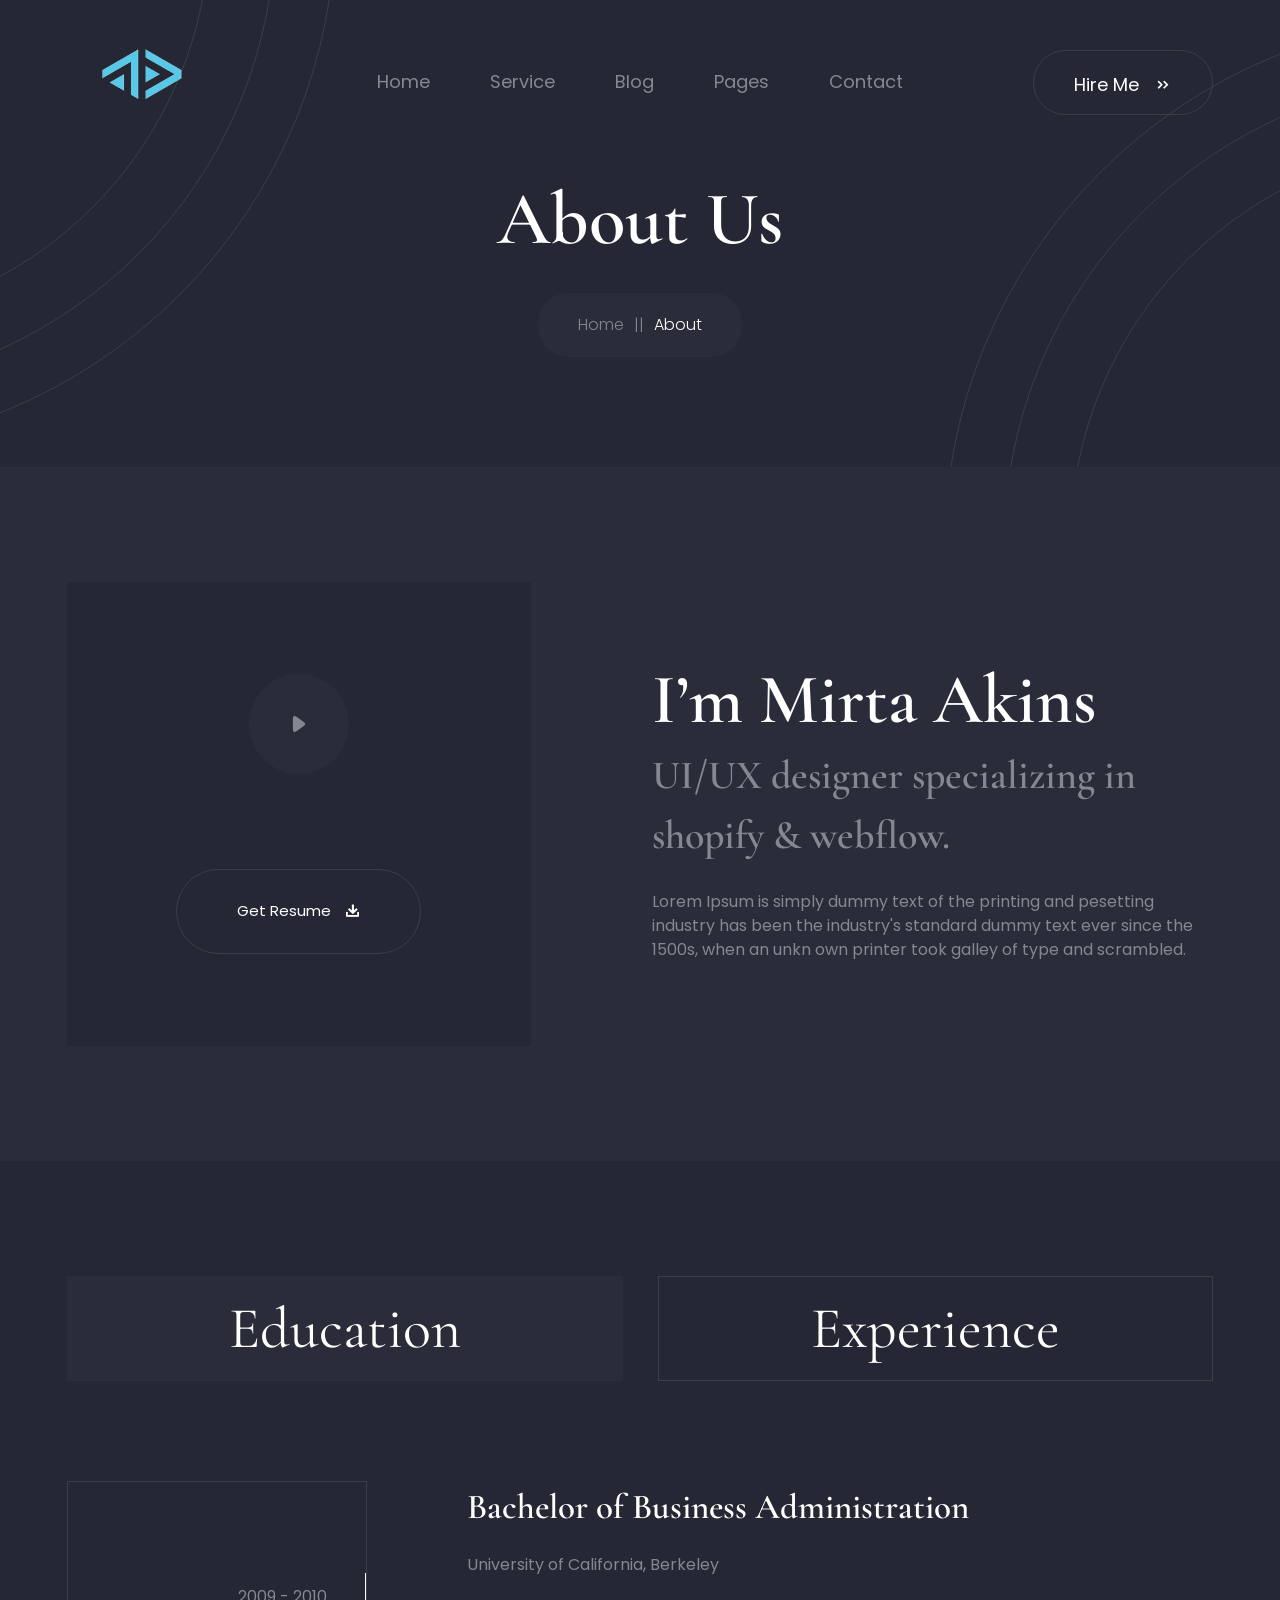
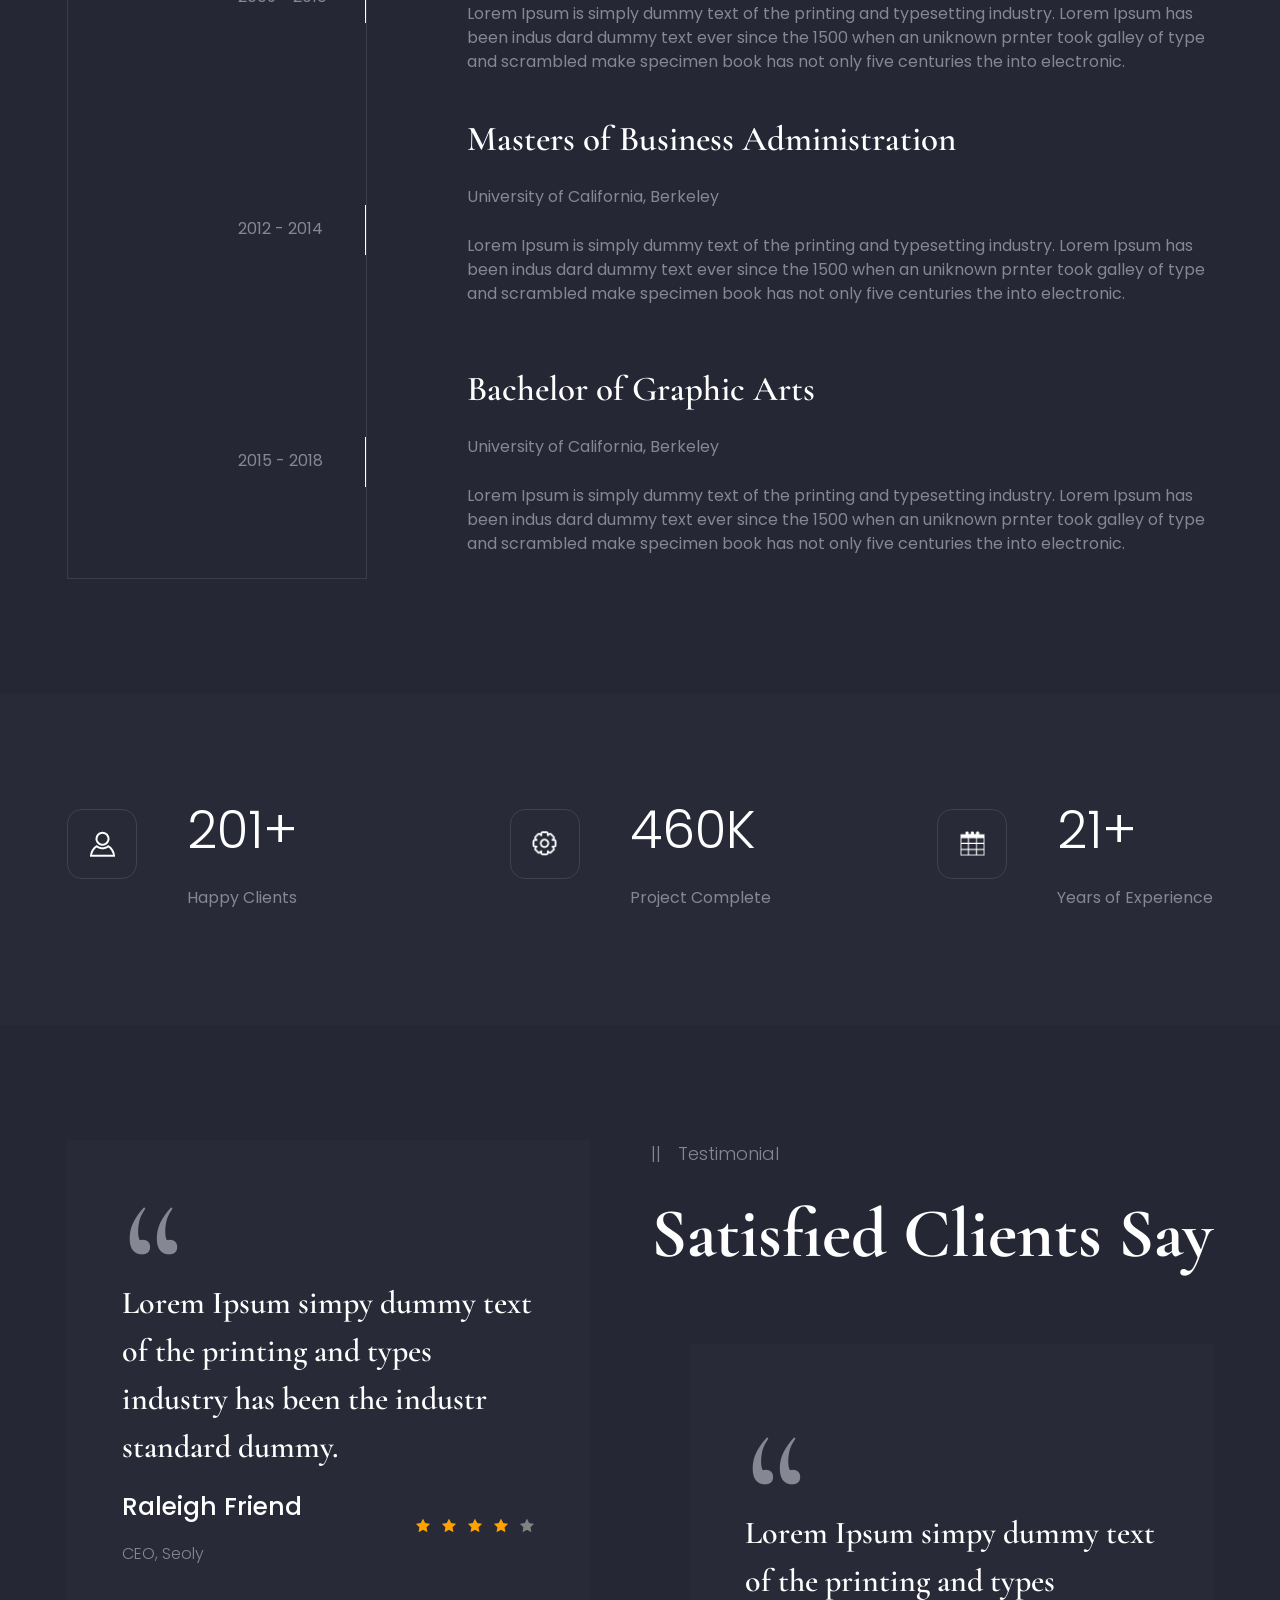
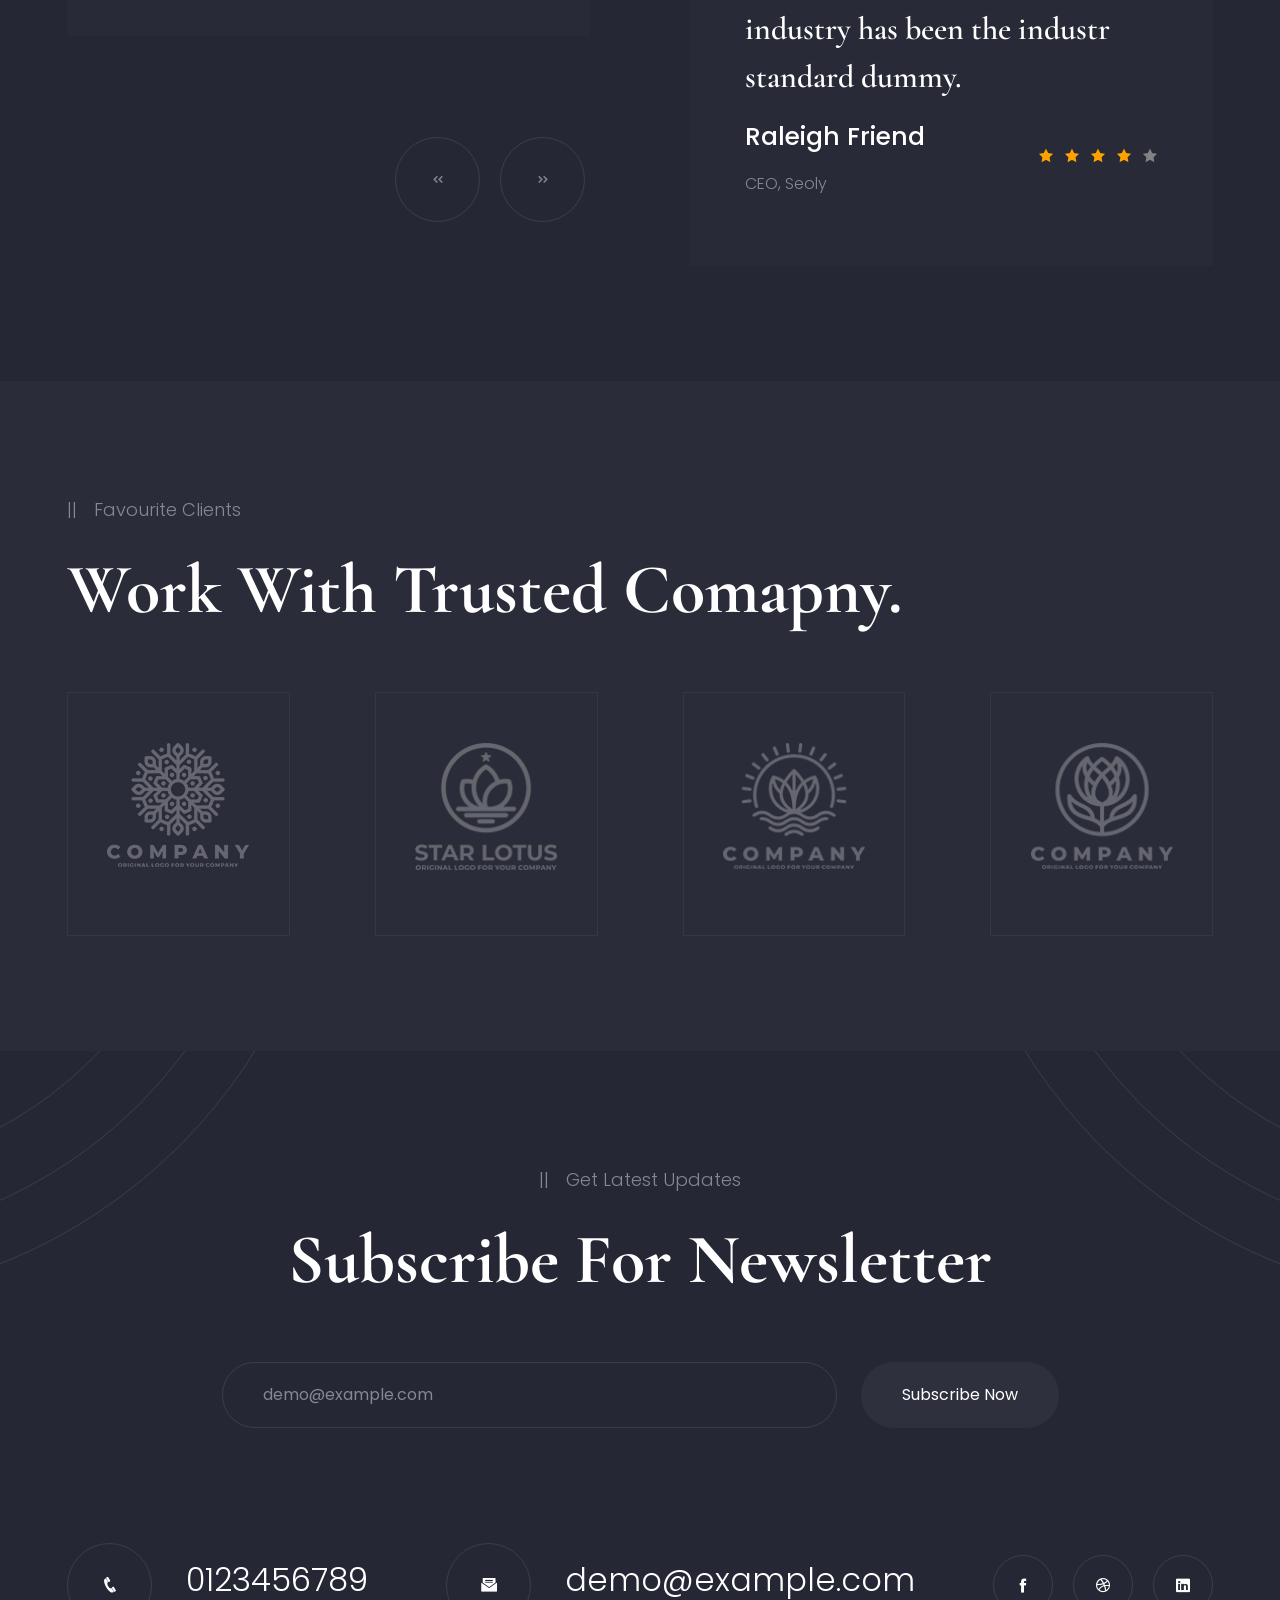
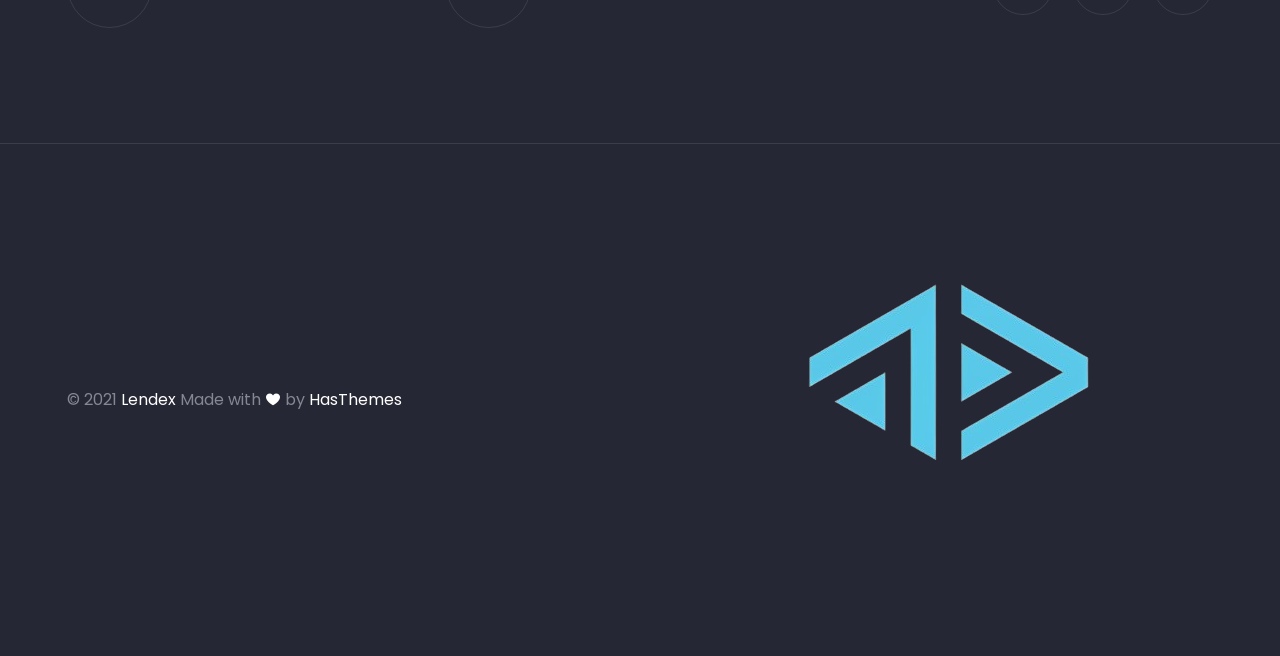
<file: about.html>
<!DOCTYPE html>
<html lang="zxx">

<head>

    <meta charset="UTF-8">
    <meta http-equiv="X-UA-Compatible" content="IE=edge">
    <title>Lendex - Personal Portfolio Bootstrap Template</title>
    <meta name="robots" content="noindex, follow" />
    <meta name="description" content="">
    <meta name="viewport" content="width=device-width, initial-scale=1.0">
    <!-- Favicon -->
    <link rel="shortcut icon" type="image/x-icon" href="assets/images/favicon.ico" />

    <!-- CSS
    ============================================ -->

    <!-- Vendor CSS (Contain Bootstrap, Icon Fonts) -->
    <!-- <link rel="stylesheet" href="assets/css/vendor/bootstrap.min.css" />
    <link rel="stylesheet" href="assets/css/vendor/icofont.min.css" /> -->

    <!-- Plugin CSS (Global Plugins Files) -->
    <!-- <link rel="stylesheet" href="assets/css/plugins/animate.css">
    <link rel="stylesheet" href="assets/css/plugins/swiper-bundle.min.css">
    <link rel="stylesheet" href="assets/css/plugins/venobox.min.css" /> -->

    <!-- Style CSS -->
    <!-- <link rel="stylesheet" href="assets/css/style.css"> -->

    <!-- Minify Version -->
    <link rel="stylesheet" href="assets/css/vendor/vendor.min.css">
    <link rel="stylesheet" href="assets/css/plugins/plugins.min.css">
    <link rel="stylesheet" href="assets/css/style.min.css">

</head>

<body>

    <main class="main-wrapper">
        <!-- .....:::::: Start Header Section :::::.... -->
        <header class="header-section sticky-header d-none d-lg-block">
            <div class="header-wrapper">
                <div class="container">
                    <div class="row justify-content-between align-items-center">
                        <div class="col">
                            <!-- Start Header Logo -->
                            <a href="index.html" class="header-logo">
                                <img src="assets/images/logo/logo.png" alt="">
                            </a>
                            <!-- End Header Logo -->
                        </div>
                        <div class="col-auto">
                            <!-- Start Header Menu -->
                            <ul class="header-nav">
                                <li><a href="index.html">Home</a></li>
                                <li class="has-dropdown">
                                    <a href="service-list.html">Service</a>
                                    <ul class="submenu">
                                        <li><a href="service-list.html">Services</a></li>
                                        <li><a href="service-details.html">Service Details</a></li>
                                    </ul>
                                </li>
                                <li class="has-dropdown">
                                    <a href="blog-list.html">Blog</a>
                                    <ul class="submenu">
                                        <li><a href="blog-list.html">Blog List Full Width</a></li>
                                        <li><a href="blog-list-sidebar-left.html">Blog List Left Sidebar</a></li>
                                        <li><a href="blog-list-sidebar-right.html">Blog List Right Sidebar</a></li>
                                        <li><a href="blog-details.html">Blog Details Full Width</a></li>
                                        <li><a href="blog-details-sidebar-left.html">Blog Details Left Sidebar</a></li>
                                        <li><a href="blog-details-sidebar-right.html">Blog Details Right Sidebar</a></li>
                                    </ul>
                                </li>
                                <li class="has-dropdown">
                                    <a href="#">Pages</a>
                                    <ul class="submenu">
                                        <li><a href="about.html">About Us</a></li>
                                        <li><a href="project-list.html">Project</a></li>
                                        <li><a href="project-details.html">Project Details</a></li>
                                        <li><a href="faq.html">FAQ</a></li>
                                        <li><a href="404-page.html">404 Page</a></li>
                                    </ul>
                                </li>
                                <li><a href="contact.html">Contact</a></li>
                            </ul>
                            <!-- End Header Menu -->
                        </div>
                        <div class="col">
                            <div class="header-btn-link text-end">
                                <a href="#" class="btn btn-sm btn-outline-one icon-space-left">Hire Me <i class="icofont-double-right"></i></a>
                            </div>
                        </div>
                    </div>
                </div>
            </div>
        </header>
        <!-- .....:::::: End Header Section :::::.... -->

        <!-- .....:::::: Start Mobile Header Section :::::.... -->
        <div class="mobile-header d-block d-lg-none">
            <div class="container">
                <div class="row align-items-center justify-content-between">
                    <div class="col">
                        <div class="mobile-logo">
                            <a href="index.html"><img src="assets/images/logo/logo.png" alt=""></a>
                        </div>
                    </div>
                    <div class="col">
                        <div class="mobile-action-link text-end">
                            <a href="#mobile-menu-offcanvas" class="offcanvas-toggle offside-menu"><i class="icofont-navigation-menu"></i></a>
                        </div>
                    </div>
                </div>
            </div>
        </div>
        <!-- .....:::::: Start MobileHeader Section :::::.... -->

        <!--  Start Offcanvas Mobile Menu Section -->
        <div id="mobile-menu-offcanvas" class="offcanvas offcanvas-rightside offcanvas-mobile-menu-section">
            <!-- Start Offcanvas Header -->
            <div class="offcanvas-header text-right">
                <button class="offcanvas-close"><i class="icofont-close-line"></i></button>
            </div>
            <!-- End Offcanvas Header -->
            <!-- Start Offcanvas Mobile Menu Wrapper -->
            <div class="offcanvas-mobile-menu-wrapper">
                <!-- Start Mobile Menu  -->
                <div class="mobile-menu-bottom">
                    <!-- Start Mobile Menu Nav -->
                    <div class="offcanvas-menu">
                        <ul>
                            <li>
                                <a href="index.html"><span>Home</span></a>
                            </li>
                            <li>
                                <a href="#"><span>Services</span></a>
                                <ul class="mobile-sub-menu">
                                    <li><a href="service-list.html">Service List</a></li>
                                    <li><a href="service-details.html">Service Details</a></li>
                                </ul>
                            </li>
                            <li>
                                <a href="#"><span>Blog</span></a>
                                <ul class="mobile-sub-menu">
                                    <li><a href="blog-list.html">Blog List Full Width</a></li>
                                    <li><a href="blog-list-sidebar-left.html">Blog List Left Sidebar</a></li>
                                    <li><a href="blog-list-sidebar-right.html">Blog List Right Sidebar</a></li>
                                    <li><a href="blog-details.html">Blog Details Full Width</a></li>
                                    <li><a href="blog-details-sidebar-left.html">Blog Details Left Sidebar</a></li>
                                    <li><a href="blog-details-sidebar-right.html">Blog Details Right Sidebar</a></li>
                                </ul>
                            </li>
                            <li>
                                <a href="#"><span>Pages</span></a>
                                <ul class="mobile-sub-menu">
                                    <li><a href="about.html">About Us</a></li>
                                    <li><a href="project-list.html">Project</a></li>
                                    <li><a href="project-details.html">Project Details</a></li>
                                    <li><a href="faq.html">FAQ</a></li>
                                    <li><a href="404-page.html">404 Page</a></li>
                                </ul>
                            </li>
                            <li>
                                <a href="contact.html"><span>Contact</span></a>
                            </li>
                        </ul>
                    </div>
                    <!-- End Mobile Menu Nav -->
                </div>
                <!-- End Mobile Menu -->

                <!-- Start Mobile contact Info -->
                <div class="mobile-contact-info text-center">
                    <ul class="social-link">
                        <li><a target="_blank" href="https://example.com"><i class="icofont-facebook"></i></a>
                        </li>
                        <li><a target="_blank" href="https://example.com"><i class="icofont-twitter"></i></a>
                        </li>
                        <li><a target="_blank" href="https://example.com"><i class="icofont-skype"></i></a></li>
                    </ul>
                </div>
                <!-- End Mobile contact Info -->

            </div>
            <!-- End Offcanvas Mobile Menu Wrapper -->
        </div>
        <!-- ...:::: End Offcanvas Mobile Menu Section:::... -->

        <!-- Offcanvas Overlay -->
        <div class="offcanvas-overlay"></div>

        <!-- ...::: Start Breadcrumb Section :::... -->
        <div class="breadcrumb-section section-bg overflow-hidden pos-relative">
            <div class="breadcrumb-shape-top-left"></div>
            <div class="breadcrumb-shape-bottom-right"></div>
            <div class="breadcrumb-box">
                <div class="container">
                    <div class="row">
                        <div class="col-12">
                            <div class="breadcrumb-content">
                                <h2 class="title">About Us</h2>
                                <ul class="breadcrumb-link">
                                    <li><a href="index.html">Home</a></li>
                                    <li class="active" aria-current="page">About</li>
                                </ul>
                            </div>
                        </div>
                    </div>
                </div>
            </div>
        </div>
        <!-- ...::: End Breadcrumb Section :::... -->

        <!-- ...::: Start Vider Info Display Section :::... -->
        <div class="video-info-display-section section-gap-tb-165">
            <div class="video-info-display-box">
                <div class="container">
                    <div class="video-info-display-wrapper">
                        <div class="row align-items-center">
                            <div class="col-xl-5 col-lg-6 col-md-6 col-sm-8 col-10 offset-1 offset-sm-2 offset-md-3 offset-lg-0">
                                <div class="video-card">
                                    <a class="wave-btn" href="https://youtu.be/MKjhBO2xQzg" data-autoplay="true" data-vbtype="video">
                                        <div class="ripple"><i class="icofont-ui-play"></i></div>
                                    </a>

                                    <a href="#" class="btn btn-xl btn-outline-one icon-space-left">Get Resume <i class="icofont-download"></i></a>
                                </div>
                            </div>
                            <div class="col-xl-6 col-lg-6 col-md-8 offset-md-2 offset-lg-0 offset-xl-1">
                                <div class="video-info-content">
                                    <h2 class="title">I’m Mirta Akins</h2>

                                    <h3 class="sub-title">
                                        UI/UX designer specializing in shopify & webflow.
                                    </h3>

                                    <p>Lorem Ipsum is simply dummy text of the printing and pesetting industry has been the industry's standard dummy text ever since the 1500s, when an unkn own printer took galley of type and scrambled.</p>
                                </div>
                            </div>
                        </div>
                    </div>
                </div>
            </div>
        </div>
        <!-- ...::: End Vider Info Display Section :::... -->

        <!-- ...::: Start Resume Info Display Section :::... -->
        <div class="resume-info-display-section  section-gap-tb-165 section-bg">
            <div class="resume-info-display-box">
                <div class="container">
                    <div class="row">
                        <div class="col-12">
                            <ul class="resume-tab nav">
                                <li class="nav-item">
                                    <button class="nav-link active" data-bs-toggle="tab" data-bs-target="#education-tab">Education</button>
                                </li>
                                <li class="nav-item">
                                    <button class="nav-link" data-bs-toggle="tab" data-bs-target="#experience-tab">Experience</button>
                                </li>
                            </ul>
                        </div>
                    </div>
                    <div class="resume-info-display-wrapper">
                        <div class="row">
                            <div class="col-12">
                                <div class="tab-content" id="myTabContent">
                                    <div class="tab-pane fade show active" id="education-tab" role="tabpanel">
                                        <ul class="resume-list">
                                            <!-- Start Resume Tab List Single Item -->
                                            <li class="resume-tab-list-single-item">
                                                <div class="content">
                                                    <div class="left">
                                                        <span class="year">2009 - 2010</span>
                                                    </div>
                                                    <div class="right">
                                                        <h3 class="title">Bachelor of Business Administration </h3>
                                                        <span class="institute-name">University of California, Berkeley</span>
                                                        <p>Lorem Ipsum is simply dummy text of the printing and typesetting industry. Lorem Ipsum has been indus dard dummy text ever since the 1500 when an uniknown prnter took galley of type and scrambled
                                                            make specimen book has not only five centuries the into electronic.</p>
                                                    </div>
                                                </div>
                                            </li>
                                            <!-- End Resume Tab List Single Item -->
                                            <!-- Start Resume Tab List Single Item -->
                                            <li class="resume-tab-list-single-item">
                                                <div class="content">
                                                    <div class="left">
                                                        <span class="year">2012 - 2014</span>
                                                    </div>
                                                    <div class="right">
                                                        <h3 class="title">Masters of Business Administration </h3>
                                                        <span class="institute-name">University of California, Berkeley</span>
                                                        <p>Lorem Ipsum is simply dummy text of the printing and typesetting industry. Lorem Ipsum has been indus dard dummy text ever since the 1500 when an uniknown prnter took galley of type and scrambled
                                                            make specimen book has not only five centuries the into electronic.</p>
                                                    </div>
                                                </div>
                                            </li>
                                            <!-- End Resume Tab List Single Item -->
                                            <!-- Start Resume Tab List Single Item -->
                                            <li class="resume-tab-list-single-item">
                                                <div class="content">
                                                    <div class="left">
                                                        <span class="year">2015 - 2018</span>
                                                    </div>
                                                    <div class="right">
                                                        <h3 class="title">Bachelor of Graphic Arts</h3>
                                                        <span class="institute-name">University of California, Berkeley</span>
                                                        <p>Lorem Ipsum is simply dummy text of the printing and typesetting industry. Lorem Ipsum has been indus dard dummy text ever since the 1500 when an uniknown prnter took galley of type and scrambled
                                                            make specimen book has not only five centuries the into electronic.</p>
                                                    </div>
                                                </div>
                                            </li>
                                            <!-- End Resume Tab List Single Item -->
                                        </ul>
                                    </div>
                                    <div class="tab-pane fade" id="experience-tab" role="tabpanel">
                                        <ul class="resume-list">
                                            <!-- Start Resume Tab List Single Item -->
                                            <li class="resume-tab-list-single-item">
                                                <div class="content">
                                                    <div class="left">
                                                        <span class="year">2016 - 2018</span>
                                                    </div>
                                                    <div class="right">
                                                        <h3 class="title">Web Designer</h3>
                                                        <span class="institute-name">Graphic Dev</span>
                                                        <p>Lorem Ipsum is simply dummy text of the printing and typesetting industry. Lorem Ipsum has been indus dard dummy text ever since the 1500 when an uniknown prnter took galley of type and scrambled
                                                            make specimen book has not only five centuries the into electronic.</p>
                                                    </div>
                                                </div>
                                            </li>
                                            <!-- End Resume Tab List Single Item -->
                                            <!-- Start Resume Tab List Single Item -->
                                            <li class="resume-tab-list-single-item">
                                                <div class="content">
                                                    <div class="left">
                                                        <span class="year">2018 - 2019</span>
                                                    </div>
                                                    <div class="right">
                                                        <h3 class="title">Junior Web Developer</h3>
                                                        <span class="institute-name">Acme Lab</span>
                                                        <p>Lorem Ipsum is simply dummy text of the printing and typesetting industry. Lorem Ipsum has been indus dard dummy text ever since the 1500 when an uniknown prnter took galley of type and scrambled
                                                            make specimen book has not only five centuries the into electronic.</p>
                                                    </div>
                                                </div>
                                            </li>
                                            <!-- End Resume Tab List Single Item -->
                                            <!-- Start Resume Tab List Single Item -->
                                            <li class="resume-tab-list-single-item">
                                                <div class="content">
                                                    <div class="left">
                                                        <span class="year">2019 - 2020</span>
                                                    </div>
                                                    <div class="right">
                                                        <h3 class="title">Senior Web Developer</h3>
                                                        <span class="institute-name">Devtwist</span>
                                                        <p>Lorem Ipsum is simply dummy text of the printing and typesetting industry. Lorem Ipsum has been indus dard dummy text ever since the 1500 when an uniknown prnter took galley of type and scrambled
                                                            make specimen book has not only five centuries the into electronic.</p>
                                                    </div>
                                                </div>
                                            </li>
                                            <!-- End Resume Tab List Single Item -->
                                        </ul>
                                    </div>
                                </div>
                            </div>
                        </div>
                    </div>
                </div>
            </div>
        </div>
        <!-- ...::: End Resume Info Display Section :::... -->

        <!-- ...::: Start Counter Display Section :::... -->
        <div class="counter-display-section section-gap-tb-165 section-bg-2">
            <div class="counter-display-wrapper">
                <div class="container">
                    <div class="row justify-content-center justify-content-sm-start">
                        <div class="d-block d-md-flex justify-content-md-start col-12 col-sm-4 col-md-4">
                            <!-- Start Counterup Single Item -->
                            <div class="counterup-single-item">
                                <div class="icon">
                                    <img src="assets/images/icon/counterup-icon-1.png" alt="">
                                </div>
                                <div class="content">
                                    <h2 class="number"><span class="counter">2,58</span>+</h2>
                                    <span class="text">Happy Clients</span>
                                </div>
                            </div>
                            <!-- End Counterup Single Item -->
                        </div>
                        <div class="d-block d-md-flex justify-content-md-center col-12 col-sm-4 col-md-4">
                            <!-- Start Counterup Single Item -->
                            <div class="counterup-single-item">
                                <div class="icon">
                                    <img src="assets/images/icon/counterup-icon-2.png" alt="">
                                </div>
                                <div class="content">
                                    <h2 class="number"><span class="counter">590</span>K</h2>
                                    <span class="text">Project Complete</span>
                                </div>
                            </div>
                            <!-- End Counterup Single Item -->
                        </div>
                        <div class="d-block d-md-flex justify-content-md-end col-12 col-sm-4 col-md-4">
                            <!-- Start Counterup Single Item -->
                            <div class="counterup-single-item">
                                <div class="icon">
                                    <img src="assets/images/icon/counterup-icon-3.png" alt="">
                                </div>
                                <div class="content">
                                    <h2 class="number"><span class="counter">28</span>+</h2>
                                    <span class="text">Years of Experience</span>
                                </div>
                            </div>
                            <!-- End Counterup Single Item -->
                        </div>
                    </div>
                </div>
            </div>
        </div>
        <!-- ...::: End Counter Display Section :::... -->

        <!-- ...::: Start Testimonial Display Section :::... -->
        <div class="testimonial-display-section section-gap-tb-165 section-bg">
            <div class="testimonial-display-box d-flex flex-column align-items-center d-xl-block pos-relative">
                <div class="container-xl overflow-hidden">
                    <div class="row">
                        <div class="col d-xl-flex justify-content-xl-end">
                            <!-- Start Section Content -->
                            <div class="section-content pos-relative">
                                <span class="section-tag">Testimonial</span>
                                <h2 class="section-title">Satisfied Clients Say</h2>
                            </div>
                            <!-- End Section Content -->
                        </div>
                    </div>

                    <div class="testimonial-display-wrapper">
                        <div class="row">
                            <div class="col-12">
                                <div class="testimonial-display-slider">
                                    <!-- Swiper -->
                                    <div class="swiper-container">
                                        <div class="swiper-wrapper">
                                            <!-- Start testimonial Slider Single Item -->
                                            <div class="testimonial-slider-single-item swiper-slide">
                                                <div class="inner-shape inner-shape-top-right"></div>
                                                <div class="content">
                                                    <span class="icon">“</span>
                                                    <p class="text">Lorem Ipsum simpy dummy text of the printing and types industry has been the industr standard dummy.</p>
                                                    <div class="info">
                                                        <div class="author">
                                                            <h4 class="name">Raleigh Friend</h4>
                                                            <span class="designation">CEO, Seoly</span>
                                                        </div>
                                                        <ul class="review">
                                                            <li class="fill"><i class="icofont-star"></i></li>
                                                            <li class="fill"><i class="icofont-star"></i></li>
                                                            <li class="fill"><i class="icofont-star"></i></li>
                                                            <li class="fill"><i class="icofont-star"></i></li>
                                                            <li class="blank"><i class="icofont-star"></i></li>
                                                        </ul>
                                                    </div>
                                                </div>
                                            </div>
                                            <!-- End testimonial Slider Single Item -->
                                            <!-- Start testimonial Slider Single Item -->
                                            <div class="testimonial-slider-single-item swiper-slide">
                                                <div class="inner-shape inner-shape-top-right"></div>
                                                <div class="content">
                                                    <span class="icon">“</span>
                                                    <p class="text">Lorem Ipsum simpy dummy text of the printing and types industry has been the industr standard dummy.</p>
                                                    <div class="info">
                                                        <div class="author">
                                                            <h4 class="name">Raleigh Friend</h4>
                                                            <span class="designation">CEO, Seoly</span>
                                                        </div>
                                                        <ul class="review">
                                                            <li class="fill"><i class="icofont-star"></i></li>
                                                            <li class="fill"><i class="icofont-star"></i></li>
                                                            <li class="fill"><i class="icofont-star"></i></li>
                                                            <li class="fill"><i class="icofont-star"></i></li>
                                                            <li class="blank"><i class="icofont-star"></i></li>
                                                        </ul>
                                                    </div>
                                                </div>
                                            </div>
                                            <!-- End testimonial Slider Single Item -->
                                            <!-- Start testimonial Slider Single Item -->
                                            <div class="testimonial-slider-single-item swiper-slide">
                                                <div class="inner-shape inner-shape-top-right"></div>
                                                <div class="content">
                                                    <span class="icon">“</span>
                                                    <p class="text">Lorem Ipsum simpy dummy text of the printing and types industry has been the industr standard dummy.</p>
                                                    <div class="info">
                                                        <div class="author">
                                                            <h4 class="name">Raleigh Friend</h4>
                                                            <span class="designation">CEO, Seoly</span>
                                                        </div>
                                                        <ul class="review">
                                                            <li class="fill"><i class="icofont-star"></i></li>
                                                            <li class="fill"><i class="icofont-star"></i></li>
                                                            <li class="fill"><i class="icofont-star"></i></li>
                                                            <li class="fill"><i class="icofont-star"></i></li>
                                                            <li class="blank"><i class="icofont-star"></i></li>
                                                        </ul>
                                                    </div>
                                                </div>
                                            </div>
                                            <!-- End testimonial Slider Single Item -->
                                        </div>
                                    </div>
                                </div>
                            </div>
                        </div>
                    </div>
                </div>
                <div class="default-nav-style mt-5 mt-xl-0">
                    <!-- If we need navigation buttons -->
                    <div class="slider-button button-prev"><i class="icofont-double-left"></i></div>
                    <div class="slider-button button-next"><i class="icofont-double-right"></i></div>
                </div>
            </div>
        </div>
        <!-- ...::: End Testimonial Display Section :::... -->

        <!-- ...::: Start Company Logo Display Section :::... -->
        <div class="company-logo-display    section-gap-tb-165">
            <div class="company-logo-display-box">
                <div class="container">
                    <div class="row">
                        <div class="col">
                            <!-- Start Section Content -->
                            <div class="section-content pos-relative">
                                <span class="section-tag">Favourite Clients</span>
                                <h2 class="section-title">Work With Trusted Comapny.</h2>
                            </div>
                            <!-- End Section Content -->
                        </div>
                    </div>

                    <div class="company-logo-display-wrapper">
                        <div class="row">
                            <div class="col">
                                <div class="company-logo-display-slider">
                                    <!-- Slider main container -->
                                    <div class="swiper-container">
                                        <!-- Additional required wrapper -->
                                        <div class="swiper-wrapper">
                                            <!-- Start Company Logo Slider Single Item -->
                                            <div class="company-logo-single-item swiper-slide">
                                                <a href="#" class="image">
                                                    <img src="assets/images/company-logo/company-logo-1.png" alt="">
                                                    <img src="assets/images/company-logo/1.png" alt="">
                                                </a>
                                            </div>
                                            <!-- End Company Logo Slider Single Item -->
                                            <!-- Start Company Logo Slider Single Item -->
                                            <div class="company-logo-single-item swiper-slide">
                                                <a href="#" class="image">
                                                    <img src="assets/images/company-logo/company-logo-2.png" alt="">
                                                    <img src="assets/images/company-logo/2.png" alt="">
                                                </a>
                                            </div>
                                            <!-- End Company Logo Slider Single Item -->
                                            <!-- Start Company Logo Slider Single Item -->
                                            <div class="company-logo-single-item swiper-slide">
                                                <a href="#" class="image">
                                                    <img src="assets/images/company-logo/company-logo-3.png" alt="">
                                                    <img src="assets/images/company-logo/3.png" alt="">
                                                </a>
                                            </div>
                                            <!-- End Company Logo Slider Single Item -->
                                            <!-- Start Company Logo Slider Single Item -->
                                            <div class="company-logo-single-item swiper-slide">
                                                <a href="#" class="image">
                                                    <img src="assets/images/company-logo/company-logo-4.png" alt="">
                                                    <img src="assets/images/company-logo/4.png" alt="">
                                                </a>
                                            </div>
                                            <!-- End Company Logo Slider Single Item -->
                                        </div>
                                    </div>
                                </div>
                            </div>
                        </div>
                    </div>
                </div>
            </div>
        </div>
        <!-- ...::: End Company Logo Display Section :::... -->

        <!-- ...::: Start Footer Section :::... -->
        <footer class="footer-section section-bg overflow-hidden pos-relative">
            <div class="footer-inner-shape-top-left"></div>
            <div class="footer-inner-shape-top-right"></div>
            <div class="footer-section-top section-gap-t-165">
                <div class="container">
                    <div class="row">
                        <div class="col-12">
                            <!-- Start Section Content -->
                            <div class="section-content pos-relative text-center">
                                <span class="section-tag">Get Latest Updates</span>
                                <h2 class="section-title">Subscribe For Newsletter</h2>
                            </div>
                            <!-- End Section Content -->
                        </div>
                    </div>
                    <div class="footer-top-wrapper text-center">
                        <div class="row">
                            <div class="col-12">
                                <form action="#" class="footer-newsletter">
                                    <input type="email" placeholder="demo@example.com">
                                    <button class="submit-btn" type="submit">Subscribe Now</button>
                                </form>
                            </div>
                        </div>
                    </div>
                </div>
            </div>
            <div class="footer-center section-gap-tb-165">
                <div class="container">
                    <div class="row justify-content-between align-items-center mb-n5">
                        <div class="col-auto mb-5">
                            <!-- Start Single Footer Info -->
                            <div class="footer-single-info">
                                <a href="tel:+0123456789" class="info-box">
                                    <span class="icon"><i class="icofont-phone"></i></span>
                                    <span class="text">0123456789</span>
                                </a>
                            </div>
                            <!-- Start Single Footer Info -->
                        </div>
                        <div class="col-auto mb-5">
                            <!-- Start Single Footer Info -->
                            <div class="footer-single-info">
                                <a href="mailto:demo@example.com" class="info-box">
                                    <span class="icon"><i class="icofont-envelope-open"></i></span>
                                    <span class="text">demo@example.com</span>
                                </a>
                            </div>
                            <!-- Start Single Footer Info -->
                        </div>
                        <div class="col-auto mb-5">
                            <!-- Start Single Footer Info -->
                            <div class="footer-single-info">
                                <ul class="social-link">
                                    <li><a href="https://www.example.com" target="_blank"><i class="icofont-facebook"></i></a></li>
                                    <li><a href="https://www.example.com" target="_blank"><i class="icofont-dribbble"></i></a></li>
                                    <li><a href="https://www.example.com" target="_blank"><i class="icofont-linkedin"></i></a></li>
                                </ul>
                            </div>
                            <!-- Start Single Footer Info -->
                        </div>
                    </div>
                </div>
            </div>
            <div class="footer-bottom">
                <div class="container">
                    <div class="row justify-content-center justify-content-md-between align-items-center flex-column-reverse flex-md-row">
                        <div class="col-auto">
                            <div class="footer-copyright">
                                <p class="copyright-text">&copy; 2021 <a href="index.html">Lendex</a> Made with <i class="icofont-heart"></i> by <a href="https://hasthemes.com/" target="_blank">HasThemes</a> </p>
                            </div>
                        </div>
                        <div class="col-auto">
                            <a href="index.html" class="footer-logo">
                                <div class="logo">
                                    <img src="assets/images/logo/logo.png" alt="">
                                </div>
                            </a>
                        </div>
                    </div>
                </div>
            </div>
        </footer>
        <!-- ...::: End Footer Section :::... -->

        <!-- material-scrolltop button -->
        <button class="material-scrolltop" type="button"></button>
    </main>

    <!-- Global Vendor, plugins JS -->

    <!-- JS Files
    ============================================ -->
    <!-- Global Vendor, plugins JS -->

    <!-- Vendor JS -->
    <!-- <script src="assets/js/vendor/modernizr-3.11.2.min.js"></script>
    <script src="assets/js/vendor/jquery-3.6.0.min.js"></script>
    <script src="assets/js/vendor/jquery-migrate-3.3.2.min.js"></script>
    <script src="assets/js/vendor/bootstrap.bundle.min.js"></script> -->

    <!--Plugins JS-->
    <!-- <script src="assets/js/plugins/swiper-bundle.min.js"></script>
    <script src="assets/js/plugins/jquery.appear.min.js"></script>
    <script src="assets/js/plugins/venobox.min.js"></script>
    <script src="assets/js/plugins/jquery.waypoints.js"></script>
    <script src="assets/js/plugins/images-loaded.min.js"></script>
    <script src="assets/js/plugins/isotope.pkgd.min.js"></script>
    <script src="assets/js/plugins/counter.js"></script>
    <script src="assets/js/plugins/ajax-mail.js"></script>
    <script src="assets/js/plugins/material-scrolltop.js"></script> -->

    <!-- Minify Version -->
    <script src="assets/js/vendor.min.js"></script>
    <script src="assets/js/plugins.min.js"></script>

    <!--Main JS (Common Activation Codes)-->
    <script src="assets/js/main.js"></script>

</body>

</html>
</file>
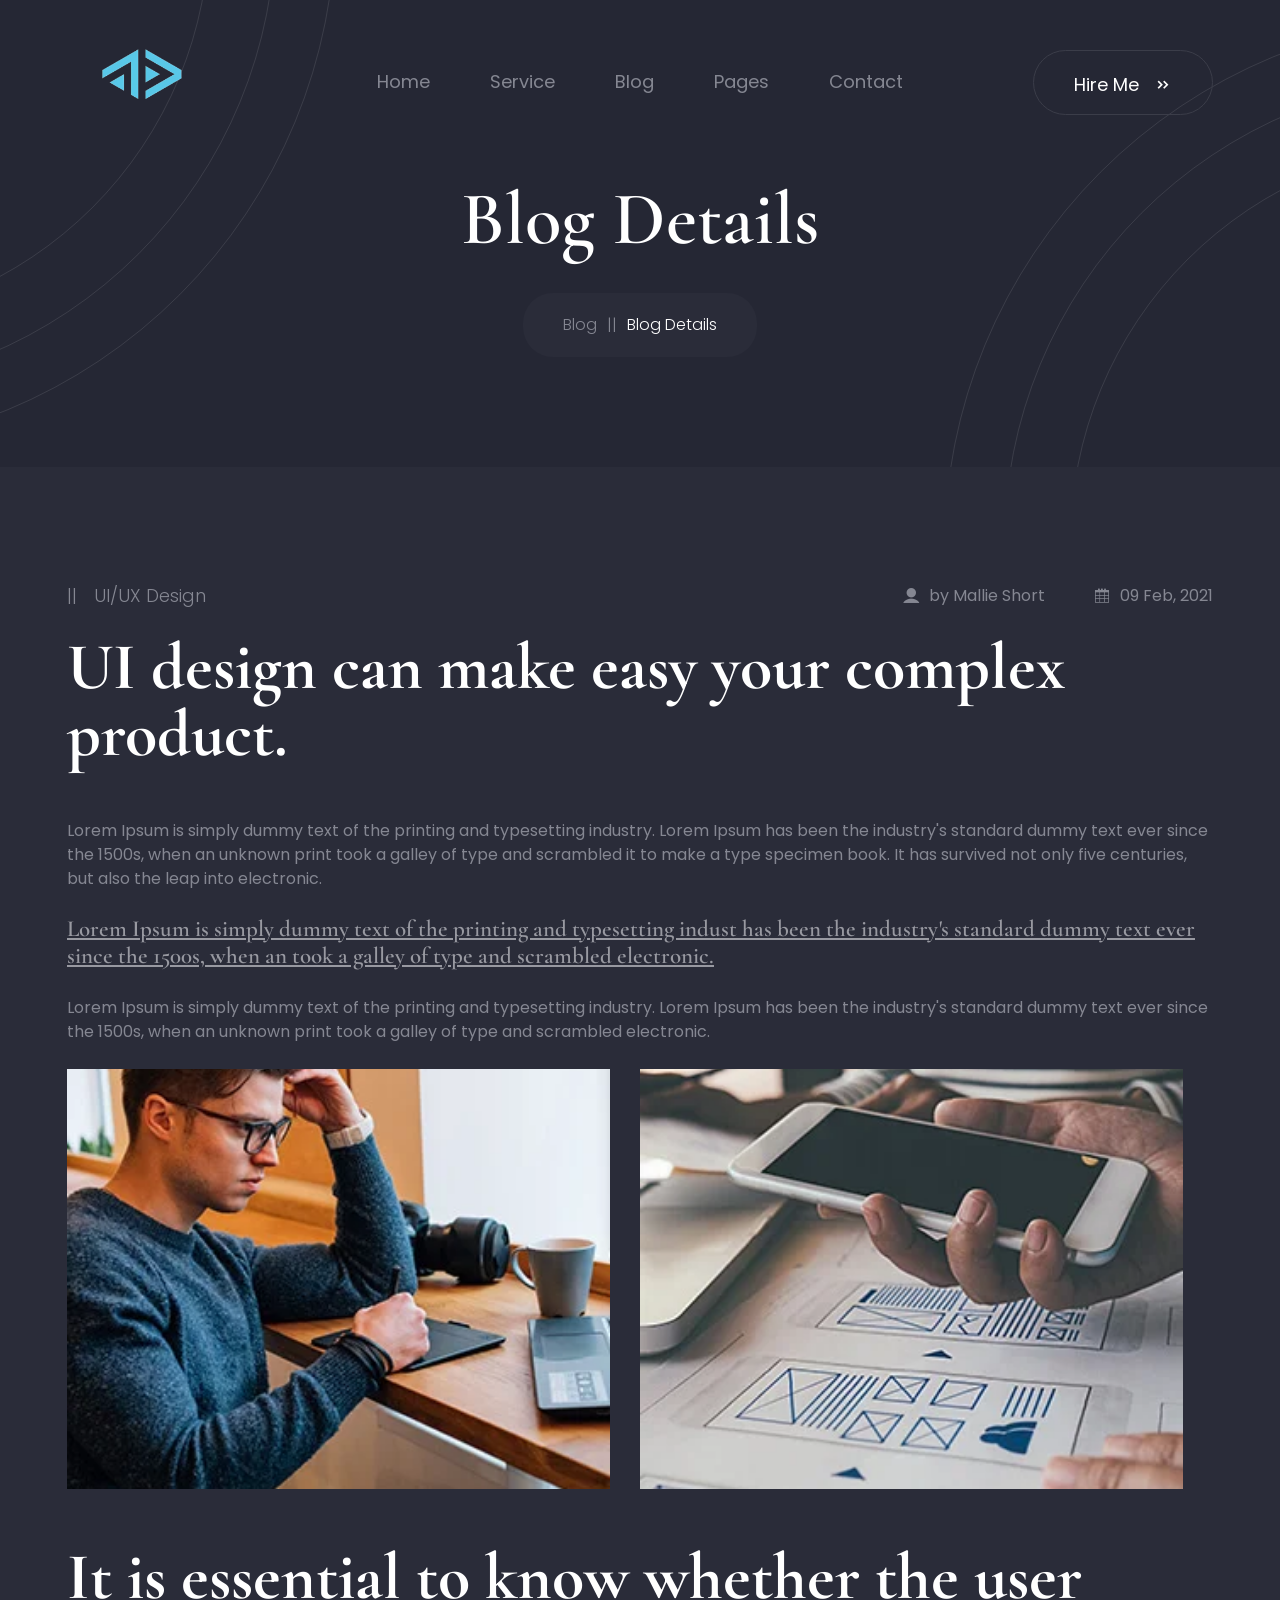
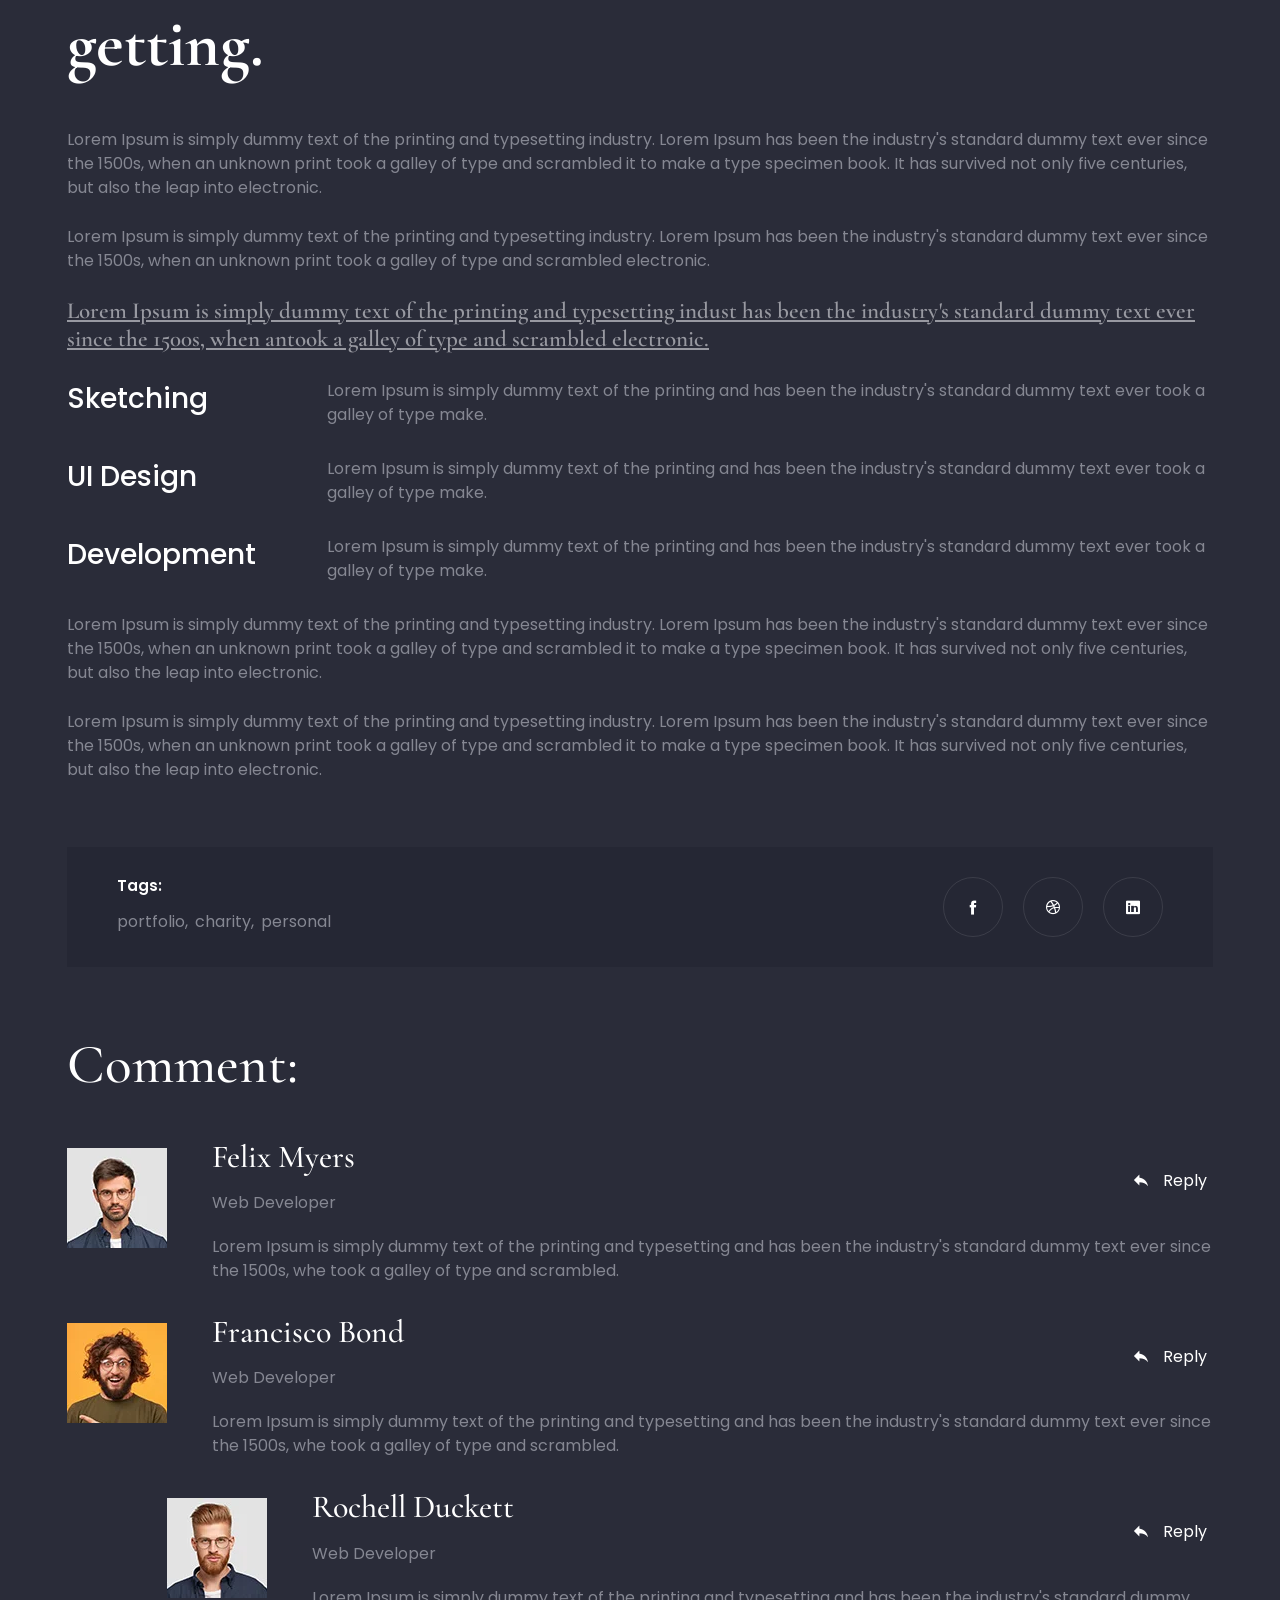
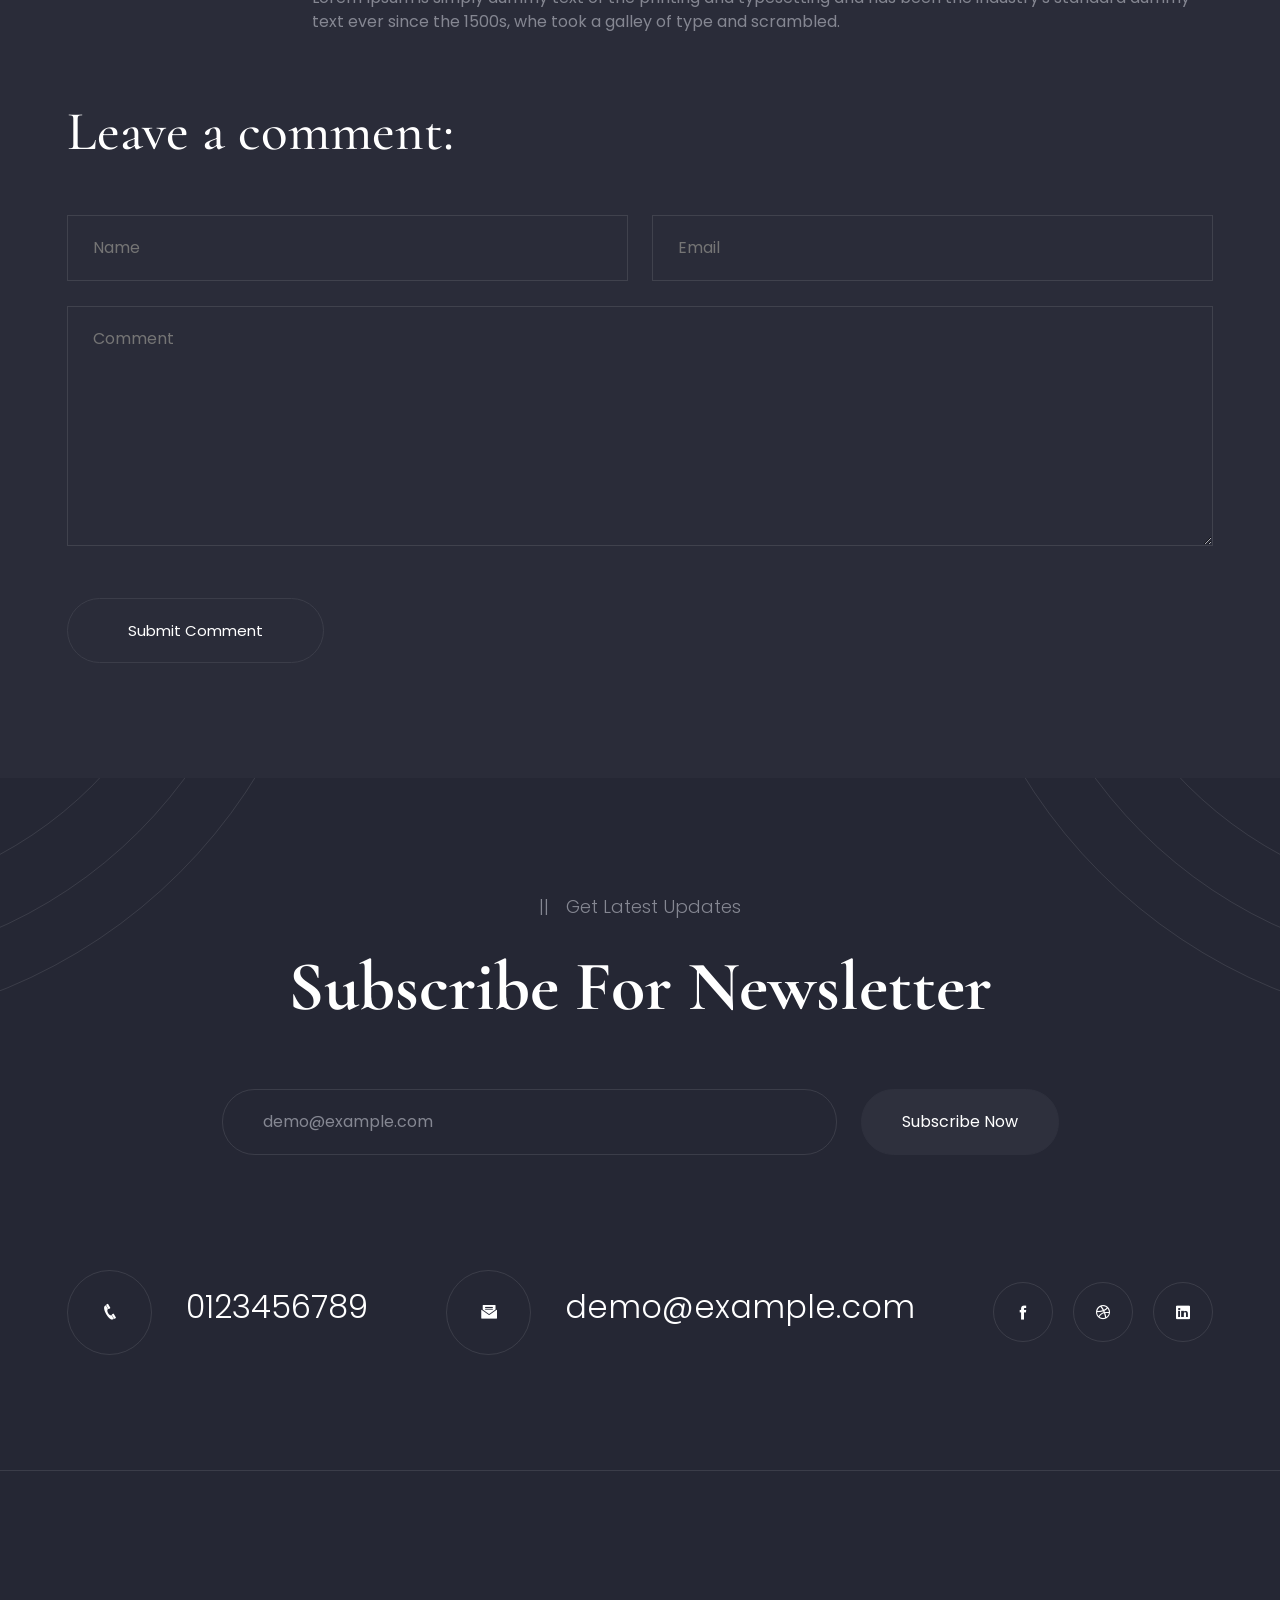
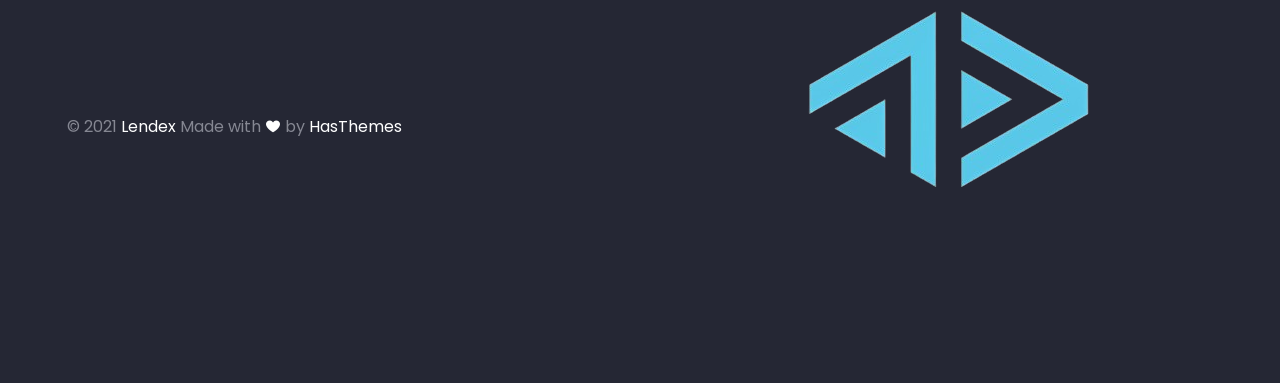
<file: blog-details.html>
<!DOCTYPE html>
<html lang="zxx">

<head>

    <meta charset="UTF-8">
    <meta http-equiv="X-UA-Compatible" content="IE=edge">
    <title>Lendex - Personal Portfolio Bootstrap Template</title>
    <meta name="robots" content="noindex, follow" />
    <meta name="description" content="">
    <meta name="viewport" content="width=device-width, initial-scale=1.0">
    <!-- Favicon -->
    <link rel="shortcut icon" type="image/x-icon" href="assets/images/favicon.ico" />

    <!-- CSS
    ============================================ -->

    <!-- Vendor CSS (Contain Bootstrap, Icon Fonts) -->
    <!-- <link rel="stylesheet" href="assets/css/vendor/bootstrap.min.css" />
    <link rel="stylesheet" href="assets/css/vendor/icofont.min.css" /> -->

    <!-- Plugin CSS (Global Plugins Files) -->
    <!-- <link rel="stylesheet" href="assets/css/plugins/animate.css">
    <link rel="stylesheet" href="assets/css/plugins/swiper-bundle.min.css">
    <link rel="stylesheet" href="assets/css/plugins/venobox.min.css" /> -->

    <!-- Style CSS -->
    <!-- <link rel="stylesheet" href="assets/css/style.css"> -->
    
    <!-- Minify Version -->
    <link rel="stylesheet" href="assets/css/vendor/vendor.min.css">
    <link rel="stylesheet" href="assets/css/plugins/plugins.min.css">
    <link rel="stylesheet" href="assets/css/style.min.css">

</head>

<body>

    <main class="main-wrapper">
        <!-- .....:::::: Start Header Section :::::.... -->
        <header class="header-section sticky-header d-none d-lg-block">
            <div class="header-wrapper">
                <div class="container">
                    <div class="row justify-content-between align-items-center">
                        <div class="col">
                            <!-- Start Header Logo -->
                            <a href="index.html" class="header-logo">
                                <img src="assets/images/logo/logo.png" alt="">
                            </a>
                            <!-- End Header Logo -->
                        </div>
                        <div class="col-auto">
                            <!-- Start Header Menu -->
                            <ul class="header-nav">
                                <li><a href="index.html">Home</a></li>
                                <li class="has-dropdown">
                                    <a href="service-list.html">Service</a>
                                    <ul class="submenu">
                                        <li><a href="service-list.html">Services</a></li>
                                        <li><a href="service-details.html">Service Details</a></li>
                                    </ul>
                                </li>
                                <li class="has-dropdown">
                                    <a href="blog-list.html">Blog</a>
                                    <ul class="submenu">
                                        <li><a href="blog-list.html">Blog List Full Width</a></li>
                                        <li><a href="blog-list-sidebar-left.html">Blog List Left Sidebar</a></li>
                                        <li><a href="blog-list-sidebar-right.html">Blog List Right Sidebar</a></li>
                                        <li><a href="blog-details.html">Blog Details Full Width</a></li>
                                        <li><a href="blog-details-sidebar-left.html">Blog Details Left Sidebar</a></li>
                                        <li><a href="blog-details-sidebar-right.html">Blog Details Right Sidebar</a></li>
                                    </ul>
                                </li>
                                <li class="has-dropdown">
                                    <a href="#">Pages</a>
                                    <ul class="submenu">
                                        <li><a href="about.html">About Us</a></li>
                                    <li><a href="project-list.html">Project</a></li>
                                    <li><a href="project-details.html">Project Details</a></li>
                                    <li><a href="faq.html">FAQ</a></li>
                                    <li><a href="404-page.html">404 Page</a></li>
                                    </ul>
                                </li>
                                <li><a href="contact.html">Contact</a></li>
                            </ul>
                            <!-- End Header Menu -->
                        </div>
                        <div class="col">
                            <div class="header-btn-link text-end">
                               <a href="contact.html" class="btn btn-sm btn-outline-one icon-space-left">Hire Me <i class="icofont-double-right"></i></a>
                            </div>
                        </div>
                    </div>
                </div>
            </div>
        </header>
        <!-- .....:::::: End Header Section :::::.... -->

        <!-- .....:::::: Start Mobile Header Section :::::.... -->
        <div class="mobile-header d-block d-lg-none">
            <div class="container">
                <div class="row align-items-center justify-content-between">
                    <div class="col">
                        <div class="mobile-logo">
                            <a href="index.html"><img src="assets/images/logo/logo.png" alt=""></a>
                        </div>
                    </div>
                    <div class="col">
                        <div class="mobile-action-link text-end">
                            <a href="#mobile-menu-offcanvas" class="offcanvas-toggle offside-menu"><i class="icofont-navigation-menu"></i></a>
                        </div>
                    </div>
                </div>
            </div>
        </div>
        <!-- .....:::::: Start MobileHeader Section :::::.... -->

        <!--  Start Offcanvas Mobile Menu Section -->
        <div id="mobile-menu-offcanvas" class="offcanvas offcanvas-rightside offcanvas-mobile-menu-section">
            <!-- Start Offcanvas Header -->
            <div class="offcanvas-header text-right">
                <button class="offcanvas-close"><i class="icofont-close-line"></i></button>
            </div> <!-- End Offcanvas Header -->
            <!-- Start Offcanvas Mobile Menu Wrapper -->
            <div class="offcanvas-mobile-menu-wrapper">
                <!-- Start Mobile Menu  -->
                <div class="mobile-menu-bottom">
                    <!-- Start Mobile Menu Nav -->
                    <div class="offcanvas-menu">
                        <ul>
                            <li>
                                <a href="index.html"><span>Home</span></a>
                            </li>
                            <li>
                                <a href="#"><span>Services</span></a>
                                <ul class="mobile-sub-menu">
                                    <li><a href="service-list.html">Service List</a></li>
                                    <li><a href="service-details.html">Service Details</a></li>
                                </ul>
                            </li>
                            <li>
                                <a href="#"><span>Blog</span></a>
                                <ul class="mobile-sub-menu">
                                    <li><a href="blog-list.html">Blog List Full Width</a></li>
                                    <li><a href="blog-list-sidebar-left.html">Blog List Left Sidebar</a></li>
                                    <li><a href="blog-list-sidebar-right.html">Blog List Right Sidebar</a></li>
                                    <li><a href="blog-details.html">Blog Details Full Width</a></li>
                                    <li><a href="blog-details-sidebar-left.html">Blog Details Left Sidebar</a></li>
                                    <li><a href="blog-details-sidebar-right.html">Blog Details Right Sidebar</a></li>
                                </ul>
                            </li>
                            <li>
                                <a href="#"><span>Pages</span></a>
                                <ul class="mobile-sub-menu">
                                    <li><a href="about.html">About Us</a></li>
                                    <li><a href="project-list.html">Project</a></li>
                                    <li><a href="project-details.html">Project Details</a></li>
                                    <li><a href="faq.html">FAQ</a></li>
                                    <li><a href="404-page.html">404 Page</a></li>
                                </ul>
                            </li>
                            <li>
                                <a href="contact.html"><span>Contact</span></a>
                            </li>
                        </ul>
                    </div> <!-- End Mobile Menu Nav -->
                </div> <!-- End Mobile Menu -->

                <!-- Start Mobile contact Info -->
                <div class="mobile-contact-info text-center">
                    <ul class="social-link">
                        <li><a target="_blank" href="https://example.com"><i class="icofont-facebook"></i></a>
                        </li>
                        <li><a target="_blank" href="https://example.com"><i class="icofont-twitter"></i></a>
                        </li>
                        <li><a target="_blank" href="https://example.com"><i class="icofont-skype"></i></a></li>
                    </ul>
                </div>
                <!-- End Mobile contact Info -->

            </div> <!-- End Offcanvas Mobile Menu Wrapper -->
        </div>
        <!-- ...:::: End Offcanvas Mobile Menu Section:::... -->

        <!-- Offcanvas Overlay -->
        <div class="offcanvas-overlay"></div>

        <!-- ...::: Start Breadcrumb Section :::... -->
        <div class="breadcrumb-section section-bg overflow-hidden pos-relative">
            <div class="breadcrumb-shape-top-left"></div>
            <div class="breadcrumb-shape-bottom-right"></div>
            <div class="breadcrumb-box">
                <div class="container">
                    <div class="row">
                        <div class="col-12">
                            <div class="breadcrumb-content">
                                <h2 class="title">Blog Details</h2>
                                <ul class="breadcrumb-link">
                                    <li><a href="blog-list.html">Blog</a></li>
                                    <li class="active" aria-current="page">Blog Details</li>
                                </ul>
                            </div>
                        </div>
                    </div>
                </div>
            </div>
        </div>
        <!-- ...::: End Breadcrumb Section :::... -->

        <!-- ...::: Start Blog List Section :::... -->
        <div class="blog-details-section section-gap-tb-165">
            <div class="blog-details-box">
                <div class="container">
                    <div class="row">
                        <div class="col-12">
                            <!-- Start Blog Content Area -->
                            <div class="blog-content-area">
                                <!-- Start Section Content -->
                                <div class="default-content-style pos-relative">
                                    <div class="content-meta">
                                        <span class="section-tag">UI/UX Design</span>
                                        <div class="post-meta-2">
                                            <span class="icon-space-right"><i class="icofont-ui-user"></i>by Mallie Short</span>
                                            <span class="icon-space-right"><i class="icofont-calendar"></i>09 Feb, 2021</span>
                                        </div>
                                    </div>
                                    <h2 class="title">UI design can make easy your complex product.</h2>
                                    <p>Lorem Ipsum is simply dummy text of the printing and typesetting industry. Lorem Ipsum
                                        has been the industry's standard dummy text ever since the 1500s, when an unknown print
                                        took a galley of type and scrambled it to make a type specimen book. It has survived not
                                        only five centuries, but also the leap into electronic.</p>

                                    <h4 class="quote">
                                        Lorem Ipsum is simply dummy text of the printing and typesetting indust
                                        has been the industry's standard dummy text ever since the 1500s, when an
                                        took a galley of type and scrambled electronic.
                                    </h4>

                                    <p>Lorem Ipsum is simply dummy text of the printing and typesetting industry. Lorem Ipsum
                                        has been the industry's standard dummy text ever since the 1500s, when an unknown print
                                        took a galley of type and scrambled electronic.</p>

                                    <div class="content-inner-image image-double">
                                        <div class="image">
                                            <img src="assets/images/blog/blog-details-content-inner-img-1.jpg" alt="">
                                        </div>
                                        <div class="image">
                                            <img src="assets/images/blog/blog-details-content-inner-img-2.jpg" alt="">
                                        </div>
                                    </div>

                                    <h2 class="title">It is essential to know whether the user getting.</h2>
                                    <p>Lorem Ipsum is simply dummy text of the printing and typesetting industry. Lorem Ipsum
                                        has been the industry's standard dummy text ever since the 1500s, when an unknown print
                                        took a galley of type and scrambled it to make a type specimen book. It has survived not
                                        only five centuries, but also the leap into electronic.</p>

                                    <p>Lorem Ipsum is simply dummy text of the printing and typesetting industry. Lorem Ipsum
                                        has been the industry's standard dummy text ever since the 1500s, when an unknown print
                                        took a galley of type and scrambled electronic.</p>

                                    <h4 class="quote">
                                        Lorem Ipsum is simply dummy text of the printing and typesetting indust has been the
                                        industry's standard dummy text ever since the 1500s, when antook a galley of type and scrambled electronic.
                                    </h4>

                                    <ul class="content-list-item content-list-with-text">
                                        <li>
                                            <div class="left">
                                                <h4 class="list-title">Sketching</h4>
                                            </div>
                                            <div class="right">
                                                <p>Lorem Ipsum is simply dummy text of the printing and
                                                    has been the industry's standard dummy text ever
                                                    took a galley of type make.</p>
                                            </div>
                                        </li>
                                        <li>
                                            <div class="left">
                                                <h4 class="list-title">UI Design</h4>
                                            </div>
                                            <div class="right">
                                                <p>Lorem Ipsum is simply dummy text of the printing and
                                                    has been the industry's standard dummy text ever
                                                    took a galley of type make.</p>
                                            </div>
                                        </li>
                                        <li>
                                            <div class="left">
                                                <h4 class="list-title">Development</h4>
                                            </div>
                                            <div class="right">
                                                <p>Lorem Ipsum is simply dummy text of the printing and
                                                    has been the industry's standard dummy text ever
                                                    took a galley of type make.</p>
                                            </div>
                                        </li>
                                    </ul>
                                    <p>Lorem Ipsum is simply dummy text of the printing and typesetting industry. Lorem Ipsum
                                        has been the industry's standard dummy text ever since the 1500s, when an unknown print
                                        took a galley of type and scrambled it to make a type specimen book. It has survived not
                                        only five centuries, but also the leap into electronic.</p>

                                    <p>Lorem Ipsum is simply dummy text of the printing and typesetting industry. Lorem Ipsum
                                        has been the industry's standard dummy text ever since the 1500s, when an unknown print
                                        took a galley of type and scrambled it to make a type specimen book. It has survived not
                                        only five centuries, but also the leap into electronic.</p>

                                </div>
                                <!-- End Section Content -->
                            </div>
                            <!-- End Blog Content Area -->

                            <!-- Start Tag Area  -->
                            <div class="tag-area section-mt-75">
                                <!-- Start Tag Box -->
                                <div class="tag-box">
                                    <div class="left">
                                        <div class="tag-list">
                                            <h5 class="title">Tags:</h5>
                                            <ul class="list-item">
                                                <li><a href="#">portfolio</a></li>
                                                <li><a href="#">charity</a></li>
                                                <li><a href="#">personal</a></li>
                                            </ul>
                                        </div>
                                    </div>
                                    <div class="right">
                                        <ul class="social-link">
                                            <li><a href="https://www.example.com" target="_blank"><i class="icofont-facebook"></i></a></li>
                                            <li><a href="https://www.example.com" target="_blank"><i class="icofont-dribbble"></i></a></li>
                                            <li><a href="https://www.example.com" target="_blank"><i class="icofont-linkedin"></i></a></li>
                                        </ul>
                                    </div>
                                </div>
                                <!-- End Tag Box -->
                            </div>
                            <!--  End Tag Area  -->

                            <!--  Start Comment Area  -->
                            <div class="comment-area section-mt-75">
                                <!-- Start Comment Box-->
                                <div class="comment-box">
                                    <h3 class="title">Comment:</h3>
                                    <ul class="comment-list-item">
                                        <!-- Start Comment Single Item -->
                                        <li>
                                            <div class="comment-single-item">
                                                <div class="image"><img src="assets/images/users/user-1.jpg" alt=""></div>
                                                <div class="content">
                                                    <div class="top">
                                                        <div class="author-meta">
                                                            <h4 class="name">Felix Myers</h4>
                                                            <span class="designation">Web Developer</span>
                                                        </div>
                                                        <button class="replay-btn icon-space-right"> <i class="icofont-reply"></i> Reply</button>
                                                    </div>
                                                    <div class="bottom">
                                                        <div class="text">
                                                            <p>Lorem Ipsum is simply dummy text of the printing and typesetting and
                                                                has been the industry's standard dummy text ever since the 1500s, whe
                                                                took a galley of type and scrambled.</p>
                                                        </div>
                                                    </div>
                                                </div>
                                            </div>
                                        </li>
                                        <!-- End Comment Single Item -->
                                        <!-- Start Comment Single Item -->
                                        <li>
                                            <div class="comment-single-item">
                                                <div class="image"><img src="assets/images/users/user-2.jpg" alt=""></div>
                                                <div class="content">
                                                    <div class="top">
                                                        <div class="author-meta">
                                                            <h4 class="name">Francisco Bond</h4>
                                                            <span class="designation">Web Developer</span>
                                                        </div>
                                                        <button class="replay-btn icon-space-right"> <i class="icofont-reply"></i> Reply</button>
                                                    </div>
                                                    <div class="bottom">
                                                        <div class="text">
                                                            <p>Lorem Ipsum is simply dummy text of the printing and typesetting and
                                                                has been the industry's standard dummy text ever since the 1500s, whe
                                                                took a galley of type and scrambled.</p>
                                                        </div>
                                                    </div>
                                                </div>
                                            </div>
                                            <!-- has Reply -->
                                            <div class="has-reply">
                                                <div class="comment-single-item">
                                                    <div class="image"><img src="assets/images/users/user-3.jpg" alt=""></div>
                                                    <div class="content">
                                                        <div class="top">
                                                            <div class="author-meta">
                                                                <h4 class="name">Rochell Duckett</h4>
                                                                <span class="designation">Web Developer</span>
                                                            </div>
                                                            <button class="replay-btn icon-space-right"> <i class="icofont-reply"></i> Reply</button>
                                                        </div>
                                                        <div class="bottom">
                                                            <div class="text">
                                                                <p>Lorem Ipsum is simply dummy text of the printing and typesetting and
                                                                    has been the industry's standard dummy text ever since the 1500s, whe
                                                                    took a galley of type and scrambled.</p>
                                                            </div>
                                                        </div>
                                                    </div>
                                                </div>
                                            </div>
                                        </li>
                                        <!-- End Comment Single Item -->
                                    </ul>
                                </div>
                                <!-- End Comment Box-->
                            </div>
                            <!-- ...::: End Comment Area :::... -->

                            <!-- Start Comment Form Area -->
                            <div class="comment-form-area section-mt-75">
                                <!-- Start Comment Form Box -->
                                <div class="comment-form-box">
                                    <h3 class="title">Leave a comment:</h3>
                                    <form class="default-form" action="#" method="post">
                                        <div class="row mb-n6">
                                            <div class="col-xl-6 mb-6">
                                                <div class="default-form-group">
                                                    <input type="text" placeholder="Name" required>
                                                </div>
                                            </div>
                                            <div class="col-xl-6 mb-6">
                                                <div class="default-form-group">
                                                    <input type="email" placeholder="Email" required>
                                                </div>
                                            </div>
                                            <div class="col-xl-12 mb-6">
                                                <div class="default-form-group">
                                                    <textarea placeholder="Comment" required></textarea>
                                                </div>
                                            </div>
                                            <div class="col-12 mb-6">
                                                <div class="default-form-group">
                                                    <button type="submit" class="btn btn-lg btn-outline-one">Submit Comment</button>
                                                </div>
                                            </div>
                                        </div>
                                    </form>
                                </div>
                                <!-- End Comment Form Box -->
                            </div>
                            <!--  End Comment Form Area  -->
                        </div>
                    </div>
                </div>
            </div>
        </div>
        <!-- ...::: End Blog List Section :::... -->

        <!-- ...::: Start Footer Section :::... -->
        <footer class="footer-section section-bg overflow-hidden pos-relative">
            <div class="footer-inner-shape-top-left"></div>
            <div class="footer-inner-shape-top-right"></div>
            <div class="footer-section-top section-gap-t-165">
                <div class="container">
                    <div class="row">
                        <div class="col-12">
                            <!-- Start Section Content -->
                            <div class="section-content pos-relative text-center">
                                <span class="section-tag">Get Latest Updates</span>
                                <h2 class="section-title">Subscribe For Newsletter</h2>
                            </div>
                            <!-- End Section Content -->
                        </div>
                    </div>
                    <div class="footer-top-wrapper text-center">
                        <div class="row">
                            <div class="col-12">
                                <form action="#" class="footer-newsletter">
                                    <input type="email" placeholder="demo@example.com">
                                    <button class="submit-btn" type="submit">Subscribe Now</button>
                                </form>
                            </div>
                        </div>
                    </div>
                </div>
            </div>
            <div class="footer-center section-gap-tb-165">
                <div class="container">
                    <div class="row justify-content-between align-items-center mb-n5">
                        <div class="col-auto mb-5">
                            <!-- Start Single Footer Info -->
                            <div class="footer-single-info">
                                <a href="tel:+0123456789" class="info-box">
                                    <span class="icon"><i class="icofont-phone"></i></span>
                                    <span class="text">0123456789</span>
                                </a>
                            </div>
                            <!-- Start Single Footer Info -->
                        </div>
                        <div class="col-auto mb-5">
                            <!-- Start Single Footer Info -->
                            <div class="footer-single-info">
                                <a href="mailto:demo@example.com" class="info-box">
                                    <span class="icon"><i class="icofont-envelope-open"></i></span>
                                    <span class="text">demo@example.com</span>
                                </a>
                            </div>
                            <!-- Start Single Footer Info -->
                        </div>
                        <div class="col-auto mb-5">
                            <!-- Start Single Footer Info -->
                            <div class="footer-single-info">
                                <ul class="social-link">
                                    <li><a href="https://www.example.com" target="_blank"><i class="icofont-facebook"></i></a></li>
                                    <li><a href="https://www.example.com" target="_blank"><i class="icofont-dribbble"></i></a></li>
                                    <li><a href="https://www.example.com" target="_blank"><i class="icofont-linkedin"></i></a></li>
                                </ul>
                            </div>
                            <!-- Start Single Footer Info -->
                        </div>
                    </div>
                </div>
            </div>
            <div class="footer-bottom">
                <div class="container">
                    <div class="row justify-content-center justify-content-md-between align-items-center flex-column-reverse flex-md-row">
                        <div class="col-auto">
                            <div class="footer-copyright">
                                <p class="copyright-text">&copy; 2021 <a href="index.html">Lendex</a> Made with <i class="icofont-heart"></i> by <a href="https://hasthemes.com/" target="_blank">HasThemes</a> </p>
                            </div>
                        </div>
                        <div class="col-auto">
                            <a href="index.html" class="footer-logo">
                                <div class="logo">
                                    <img src="assets/images/logo/logo.png" alt="">
                                </div>
                            </a>
                        </div>
                    </div>
                </div>
            </div>

        </footer>
        <!-- ...::: End Footer Section :::... -->

        <!-- material-scrolltop button -->
        <button class="material-scrolltop" type="button"></button>
    </main>

    <!-- Global Vendor, plugins JS -->

    <!-- JS Files
    ============================================ -->
    <!-- Global Vendor, plugins JS -->

    <!-- Vendor JS -->
    <!-- <script src="assets/js/vendor/modernizr-3.11.2.min.js"></script>
    <script src="assets/js/vendor/jquery-3.6.0.min.js"></script>
    <script src="assets/js/vendor/jquery-migrate-3.3.2.min.js"></script>
    <script src="assets/js/vendor/bootstrap.bundle.min.js"></script> -->
    
    <!--Plugins JS-->
    <!-- <script src="assets/js/plugins/swiper-bundle.min.js"></script>
    <script src="assets/js/plugins/jquery.appear.min.js"></script>
    <script src="assets/js/plugins/venobox.min.js"></script>
    <script src="assets/js/plugins/jquery.waypoints.js"></script>
    <script src="assets/js/plugins/images-loaded.min.js"></script>
    <script src="assets/js/plugins/isotope.pkgd.min.js"></script>
    <script src="assets/js/plugins/counter.js"></script>
    <script src="assets/js/plugins/ajax-mail.js"></script>
    <script src="assets/js/plugins/material-scrolltop.js"></script> -->

    <!-- Minify Version -->
    <script src="assets/js/vendor.min.js"></script>
    <script src="assets/js/plugins.min.js"></script>

    <!--Main JS (Common Activation Codes)-->
    <script src="assets/js/main.js"></script>

</body>

</html>
</file>
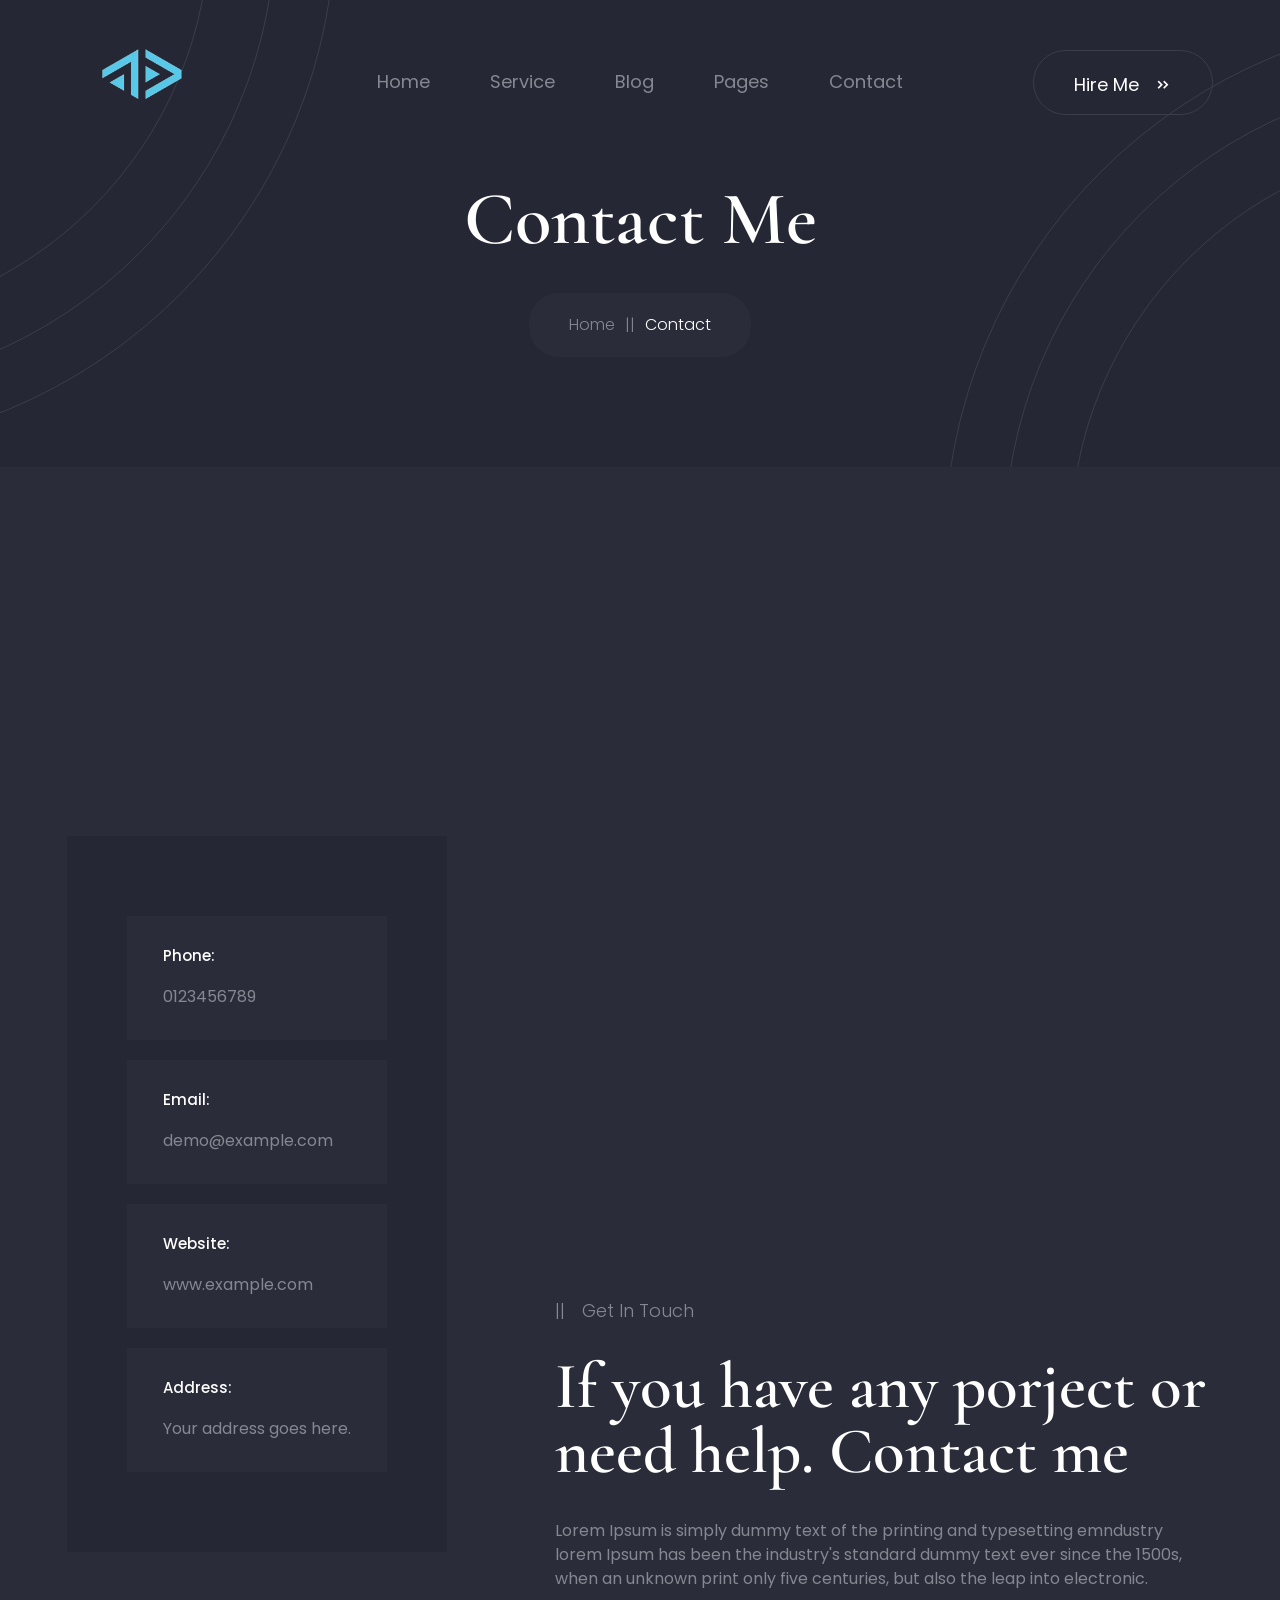
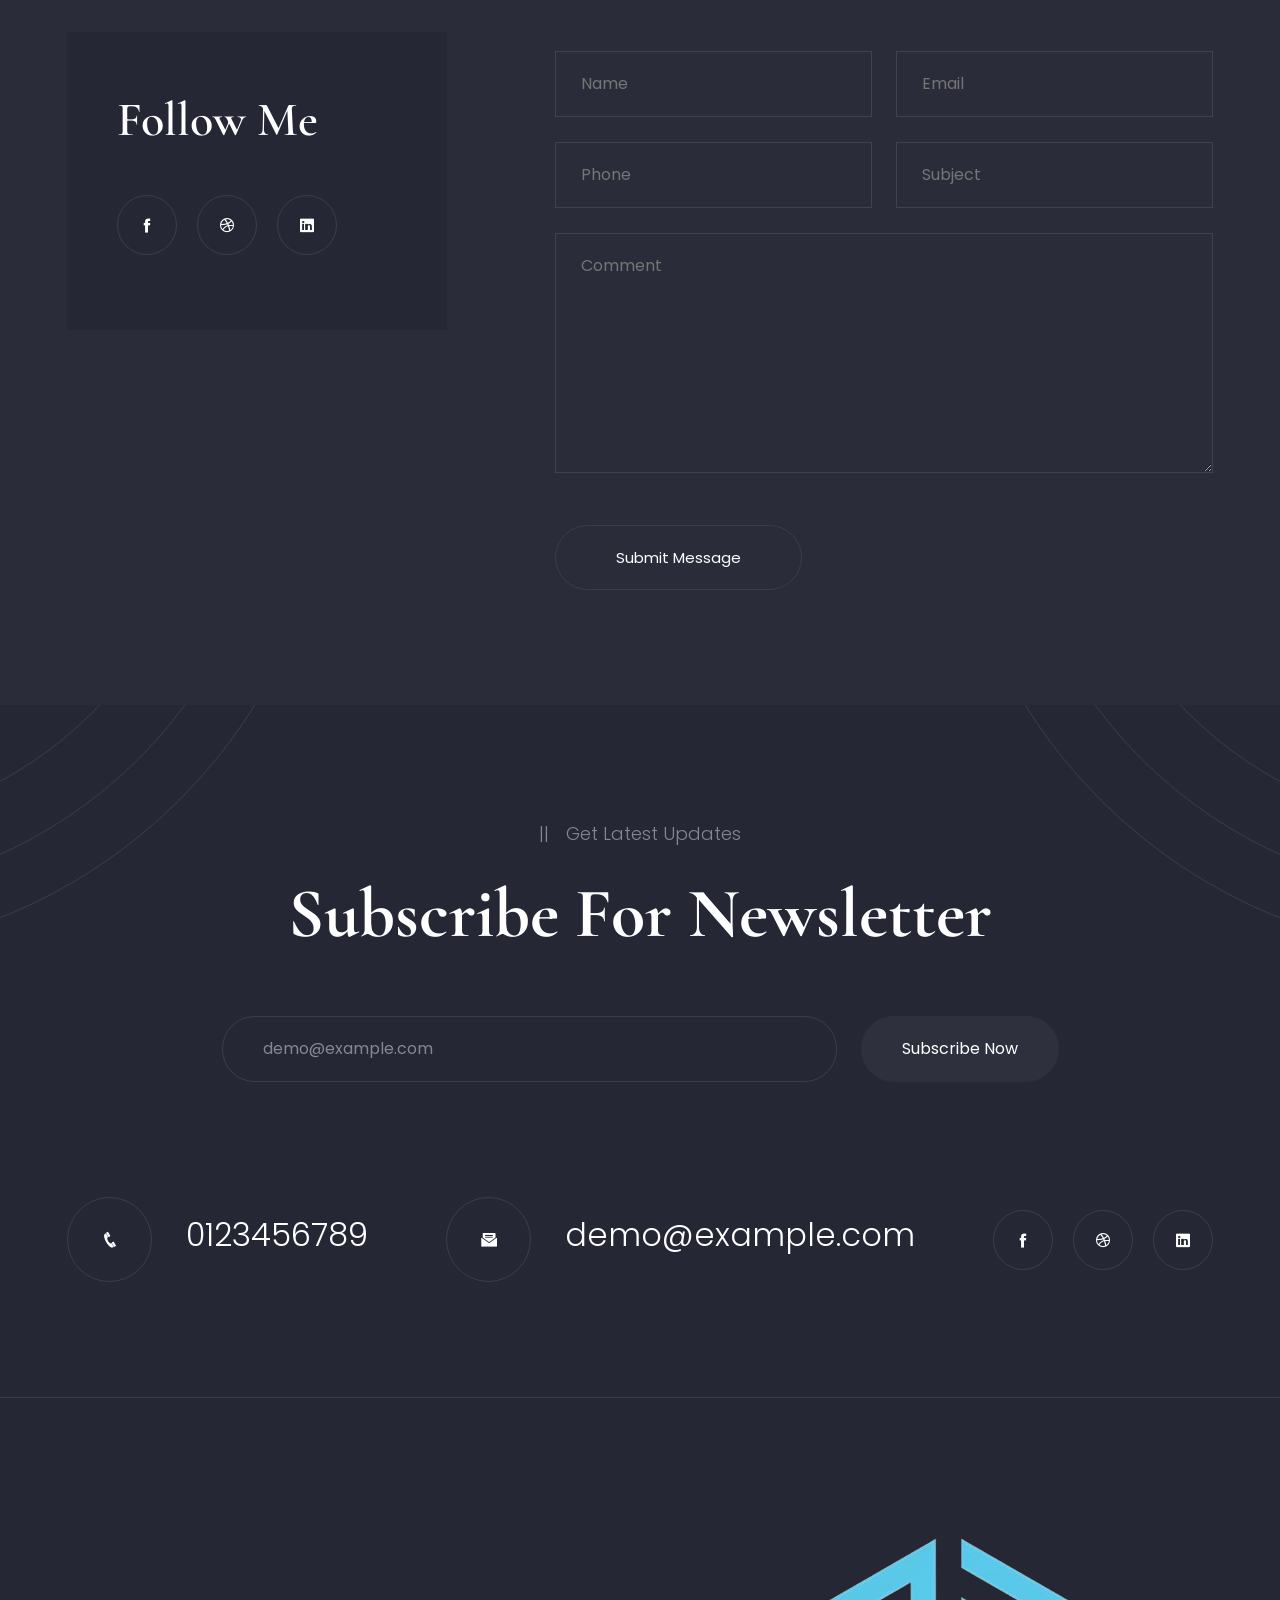
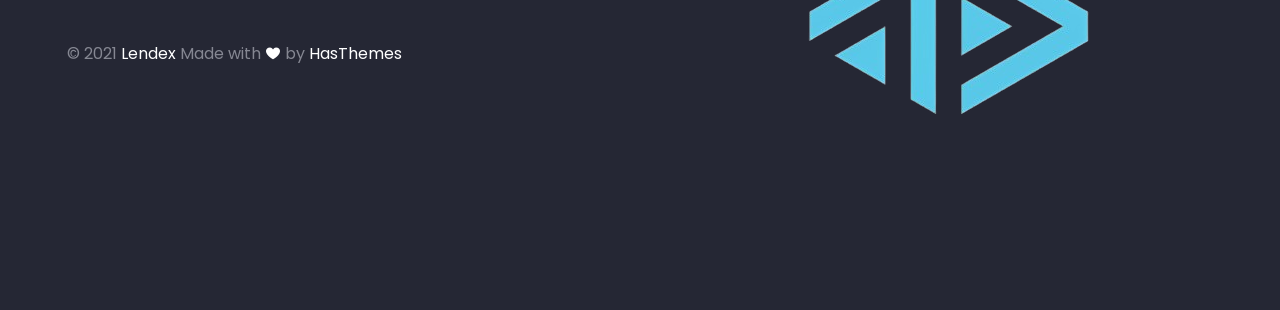
<file: contact.html>
<!DOCTYPE html>
<html lang="zxx">

<head>

    <meta charset="UTF-8">
    <meta http-equiv="X-UA-Compatible" content="IE=edge">
    <title>Lendex - Personal Portfolio Bootstrap Template</title>
    <meta name="robots" content="noindex, follow" />
    <meta name="description" content="">
    <meta name="viewport" content="width=device-width, initial-scale=1.0">
    <!-- Favicon -->
    <link rel="shortcut icon" type="image/x-icon" href="assets/images/favicon.ico" />

    <!-- CSS
    ============================================ -->

    <!-- Vendor CSS (Contain Bootstrap, Icon Fonts) -->
    <!-- <link rel="stylesheet" href="assets/css/vendor/bootstrap.min.css" />
    <link rel="stylesheet" href="assets/css/vendor/icofont.min.css" /> -->

    <!-- Plugin CSS (Global Plugins Files) -->
    <!-- <link rel="stylesheet" href="assets/css/plugins/animate.css">
    <link rel="stylesheet" href="assets/css/plugins/swiper-bundle.min.css">
    <link rel="stylesheet" href="assets/css/plugins/venobox.min.css" /> -->

    <!-- Style CSS -->
    <!-- <link rel="stylesheet" href="assets/css/style.css"> -->
    
    <!-- Minify Version -->
    <link rel="stylesheet" href="assets/css/vendor/vendor.min.css">
    <link rel="stylesheet" href="assets/css/plugins/plugins.min.css">
    <link rel="stylesheet" href="assets/css/style.min.css">

</head>

<body>

    <main class="main-wrapper">
        <!-- .....:::::: Start Header Section :::::.... -->
        <header class="header-section sticky-header d-none d-lg-block">
            <div class="header-wrapper">
                <div class="container">
                    <div class="row justify-content-between align-items-center">
                        <div class="col">
                            <!-- Start Header Logo -->
                            <a href="index.html" class="header-logo">
                                <img src="assets/images/logo/logo.png" alt="">
                            </a>
                            <!-- End Header Logo -->
                        </div>
                        <div class="col-auto">
                            <!-- Start Header Menu -->
                            <ul class="header-nav">
                                <li><a href="index.html">Home</a></li>
                                <li class="has-dropdown">
                                    <a href="service-list.html">Service</a>
                                    <ul class="submenu">
                                        <li><a href="service-list.html">Services</a></li>
                                        <li><a href="service-details.html">Service Details</a></li>
                                    </ul>
                                </li>
                                <li class="has-dropdown">
                                    <a href="blog-list.html">Blog</a>
                                    <ul class="submenu">
                                        <li><a href="blog-list.html">Blog List Full Width</a></li>
                                        <li><a href="blog-list-sidebar-left.html">Blog List Left Sidebar</a></li>
                                        <li><a href="blog-list-sidebar-right.html">Blog List Right Sidebar</a></li>
                                        <li><a href="blog-details.html">Blog Details Full Width</a></li>
                                        <li><a href="blog-details-sidebar-left.html">Blog Details Left Sidebar</a></li>
                                        <li><a href="blog-details-sidebar-right.html">Blog Details Right Sidebar</a></li>
                                    </ul>
                                </li>
                                <li class="has-dropdown">
                                    <a href="#">Pages</a>
                                    <ul class="submenu">
                                        <li><a href="about.html">About Us</a></li>
                                    <li><a href="project-list.html">Project</a></li>
                                    <li><a href="project-details.html">Project Details</a></li>
                                    <li><a href="faq.html">FAQ</a></li>
                                    <li><a href="404-page.html">404 Page</a></li>
                                    </ul>
                                </li>
                                <li><a href="contact.html">Contact</a></li>
                            </ul>
                            <!-- End Header Menu -->
                        </div>
                        <div class="col">
                            <div class="header-btn-link text-end">
                               <a href="contact.html" class="btn btn-sm btn-outline-one icon-space-left">Hire Me <i class="icofont-double-right"></i></a>
                            </div>
                        </div>
                    </div>
                </div>
            </div>
        </header>
        <!-- .....:::::: End Header Section :::::.... -->

        <!-- .....:::::: Start Mobile Header Section :::::.... -->
        <div class="mobile-header d-block d-lg-none">
            <div class="container">
                <div class="row align-items-center justify-content-between">
                    <div class="col">
                        <div class="mobile-logo">
                            <a href="index.html"><img src="assets/images/logo/logo.png" alt=""></a>
                        </div>
                    </div>
                    <div class="col">
                        <div class="mobile-action-link text-end">
                            <a href="#mobile-menu-offcanvas" class="offcanvas-toggle offside-menu"><i class="icofont-navigation-menu"></i></a>
                        </div>
                    </div>
                </div>
            </div>
        </div>
        <!-- .....:::::: Start MobileHeader Section :::::.... -->

        <!--  Start Offcanvas Mobile Menu Section -->
        <div id="mobile-menu-offcanvas" class="offcanvas offcanvas-rightside offcanvas-mobile-menu-section">
            <!-- Start Offcanvas Header -->
            <div class="offcanvas-header text-right">
                <button class="offcanvas-close"><i class="icofont-close-line"></i></button>
            </div> <!-- End Offcanvas Header -->
            <!-- Start Offcanvas Mobile Menu Wrapper -->
            <div class="offcanvas-mobile-menu-wrapper">
                <!-- Start Mobile Menu  -->
                <div class="mobile-menu-bottom">
                    <!-- Start Mobile Menu Nav -->
                    <div class="offcanvas-menu">
                        <ul>
                            <li>
                                <a href="index.html"><span>Home</span></a>
                            </li>
                            <li>
                                <a href="#"><span>Services</span></a>
                                <ul class="mobile-sub-menu">
                                    <li><a href="service-list.html">Service List</a></li>
                                    <li><a href="service-details.html">Service Details</a></li>
                                </ul>
                            </li>
                            <li>
                                <a href="#"><span>Blog</span></a>
                                <ul class="mobile-sub-menu">
                                    <li><a href="blog-list.html">Blog List Full Width</a></li>
                                    <li><a href="blog-list-sidebar-left.html">Blog List Left Sidebar</a></li>
                                    <li><a href="blog-list-sidebar-right.html">Blog List Right Sidebar</a></li>
                                    <li><a href="blog-details.html">Blog Details Full Width</a></li>
                                    <li><a href="blog-details-sidebar-left.html">Blog Details Left Sidebar</a></li>
                                    <li><a href="blog-details-sidebar-right.html">Blog Details Right Sidebar</a></li>
                                </ul>
                            </li>
                            <li>
                                <a href="#"><span>Pages</span></a>
                                <ul class="mobile-sub-menu">
                                    <li><a href="about.html">About Us</a></li>
                                    <li><a href="project-list.html">Project</a></li>
                                    <li><a href="project-details.html">Project Details</a></li>
                                    <li><a href="faq.html">FAQ</a></li>
                                    <li><a href="404-page.html">404 Page</a></li>
                                </ul>
                            </li>
                            <li>
                                <a href="contact.html"><span>Contact</span></a>
                            </li>
                        </ul>
                    </div> <!-- End Mobile Menu Nav -->
                </div> <!-- End Mobile Menu -->

                <!-- Start Mobile contact Info -->
                <div class="mobile-contact-info text-center">
                    <ul class="social-link">
                        <li><a target="_blank" href="https://example.com"><i class="icofont-facebook"></i></a>
                        </li>
                        <li><a target="_blank" href="https://example.com"><i class="icofont-twitter"></i></a>
                        </li>
                        <li><a target="_blank" href="https://example.com"><i class="icofont-skype"></i></a></li>
                    </ul>
                </div>
                <!-- End Mobile contact Info -->

            </div> <!-- End Offcanvas Mobile Menu Wrapper -->
        </div>
        <!-- ...:::: End Offcanvas Mobile Menu Section:::... -->

        <!-- Offcanvas Overlay -->
        <div class="offcanvas-overlay"></div>

        <!-- ...::: Start Breadcrumb Section :::... -->
        <div class="breadcrumb-section section-bg overflow-hidden pos-relative">
            <div class="breadcrumb-shape-top-left"></div>
            <div class="breadcrumb-shape-bottom-right"></div>
            <div class="breadcrumb-box">
                <div class="container">
                    <div class="row">
                        <div class="col-12">
                            <div class="breadcrumb-content">
                                <h2 class="title">Contact Me</h2>
                                <ul class="breadcrumb-link">
                                    <li><a href="index.html">Home</a></li>
                                    <li class="active" aria-current="page">Contact</li>
                                </ul>
                            </div>
                        </div>
                    </div>
                </div>
            </div>
        </div>
        <!-- ...::: End Breadcrumb Section :::... -->

        <!-- ...::: Start Contact Section :::... -->
        <div class="contact-section section-gap-tb-165">
            <div class="contact-box pos-relative">
                <div class="container">
                    <div class="row">
                        <div class="col-12">
                            <!-- Start Map Area-->
                            <div class="map">
                                <div class="gmap-box">
                                    <iframe id="gmap_canvas" src="https://maps.google.com/maps?q=121%20King%20St%2C%20Melbourne%20VIC%203000%2C%20Australia&t=&z=13&ie=UTF8&iwloc=&output=embed"></iframe>
                                </div>
                            </div>
                            <!-- End Map Area -->
                        </div>
                    </div>
                    <div class="row flex-lg-row flex-column-reverse">
                        <div class="col-lg-4">
                            <div class="contact-sidebar-wapper">
                                <div class="contact-sidebar">
                                    <!-- Start Project Sidebar Item -->
                                    <ul class="contact-sidebar-list-item">
                                        <!-- Start contact Single Box -->
                                        <li class="contact-sidebar-single-box">
                                            <h6 class="title-text">Phone:</h6>
                                            <a href="tel:+0123456789" class="link">0123456789</a>
                                        </li>
                                        <!-- End contact Single Box -->
                                        <!-- Start contact Single Box -->
                                        <li class="contact-sidebar-single-box">
                                            <h6 class="title-text">Email:</h6>
                                            <a href="mailto:demo@example.com" class="link">demo@example.com</a>
                                        </li>
                                        <!-- End contact Single Box -->
                                        <!-- Start contact Single Box -->
                                        <li class="contact-sidebar-single-box">
                                            <h6 class="title-text">Website:</h6>
                                            <a href="https://www.example.com" class="link">www.example.com</a>
                                        </li>
                                        <!-- End contact Single Box -->
                                        <!-- Start contact Single Box -->
                                        <li class="contact-sidebar-single-box">
                                            <h6 class="title-text">Address:</h6>
                                            <span class="text"> Your address goes here.</span>
                                        </li>
                                        <!-- End contact Single Box -->
                                    </ul>
                                    <!-- End Project Sidebar Item -->
                                </div>
                                <!-- Start Sidebar Widget Single Item - Social Widgets -->
                                <div class="sidebar-widget-single-area ">
                                    <h3 class="title">Follow Me</h3>
                                    <ul class="social-link">
                                        <li><a href="https://www.example.com" target="_blank"><i class="icofont-facebook"></i></a></li>
                                        <li><a href="https://www.example.com" target="_blank"><i class="icofont-dribbble"></i></a></li>
                                        <li><a href="https://www.example.com" target="_blank"><i class="icofont-linkedin"></i></a></li>
                                    </ul>
                                </div>
                                <!-- End Sidebar Widget Single Item - Social Widgets -->
                            </div>
                        </div>
                        <div class="col-lg-7 offset-lg-1">
                            <div class="contact-form-wrapper section-mt-165">
                                <!-- Start Section Content -->
                                <div class="content">
                                    <span class="section-tag">Get In Touch</span>
                                    <h2 class="title">If you have any porject or need help. Contact me</h2>
                                    <p>Lorem Ipsum is simply dummy text of the printing and typesetting emndustry lorem Ipsum
                                        has been the industry's standard dummy text ever since the 1500s, when an unknown print
                                        only five centuries, but also the leap into electronic.</p>
                                </div>
                                <!-- End Section Content -->

                                <!-- Start Contact Form Box -->
                                <div class="contact-form-box">
                                    <form id="contact-form" class="default-form contact-form" action="https://whizthemes.com/mail-php/jaber/contact.php" method="post">
                                        <div class="row mb-n6">
                                            <div class="col-xl-6 mb-6">
                                                <div class="default-form-group">
                                                    <input name="name" type="text" placeholder="Name" required>
                                                </div>
                                            </div>
                                            <div class="col-xl-6 mb-6">
                                                <div class="default-form-group">
                                                    <input name="email" type="email" placeholder="Email" required>
                                                </div>
                                            </div>
                                            <div class="col-xl-6 mb-6">
                                                <div class="default-form-group">
                                                    <input name="phone" type="tel" placeholder="Phone" required>
                                                </div>
                                            </div>
                                            <div class="col-xl-6 mb-6">
                                                <div class="default-form-group">
                                                    <input name="subject" type="text" placeholder="Subject" required>
                                                </div>
                                            </div>
                                            <div class="col-xl-12 mb-6">
                                                <div class="default-form-group">
                                                    <textarea name="message" placeholder="Comment" required></textarea>
                                                </div>
                                            </div>
                                            <div class="col-12 mb-6">
                                                <div class="default-form-group tex-center">
                                                    <button type="submit" class="btn btn-lg btn-outline-one">Submit Message</button>
                                                </div>
                                            </div>
                                            <p class="form-messege"></p>
                                        </div>
                                    </form>
                                </div>
                                <!-- End Contact Form Box -->
                            </div>
                        </div>
                    </div>
                </div>
            </div>
        </div>
        <!-- ...::: End Contact Section :::... -->

        <!-- ...::: Start Footer Section :::... -->
        <footer class="footer-section section-bg  overflow-hidden pos-relative">
            <div class="footer-inner-shape-top-left"></div>
            <div class="footer-inner-shape-top-right"></div>
            <div class="footer-section-top section-gap-t-165">
                <div class="container">
                    <div class="row">
                        <div class="col-12">
                            <!-- Start Section Content -->
                            <div class="section-content pos-relative text-center">
                                <span class="section-tag">Get Latest Updates</span>
                                <h2 class="section-title">Subscribe For Newsletter</h2>
                            </div>
                            <!-- End Section Content -->
                        </div>
                    </div>
                    <div class="footer-top-wrapper text-center">
                        <div class="row">
                            <div class="col-12">
                                <form action="#" class="footer-newsletter">
                                    <input type="email" placeholder="demo@example.com">
                                    <button class="submit-btn" type="submit">Subscribe Now</button>
                                </form>
                            </div>
                        </div>
                    </div>
                </div>
            </div>
            <div class="footer-center section-gap-tb-165">
                <div class="container">
                    <div class="row justify-content-between align-items-center mb-n5">
                        <div class="col-auto mb-5">
                            <!-- Start Single Footer Info -->
                            <div class="footer-single-info">
                                <a href="tel:+0123456789" class="info-box">
                                    <span class="icon"><i class="icofont-phone"></i></span>
                                    <span class="text">0123456789</span>
                                </a>
                            </div>
                            <!-- Start Single Footer Info -->
                        </div>
                        <div class="col-auto mb-5">
                            <!-- Start Single Footer Info -->
                            <div class="footer-single-info">
                                <a href="mailto:demo@example.com" class="info-box">
                                    <span class="icon"><i class="icofont-envelope-open"></i></span>
                                    <span class="text">demo@example.com</span>
                                </a>
                            </div>
                            <!-- Start Single Footer Info -->
                        </div>
                        <div class="col-auto mb-5">
                            <!-- Start Single Footer Info -->
                            <div class="footer-single-info">
                                <ul class="social-link">
                                    <li><a href="https://www.example.com" target="_blank"><i class="icofont-facebook"></i></a></li>
                                    <li><a href="https://www.example.com" target="_blank"><i class="icofont-dribbble"></i></a></li>
                                    <li><a href="https://www.example.com" target="_blank"><i class="icofont-linkedin"></i></a></li>
                                </ul>
                            </div>
                            <!-- Start Single Footer Info -->
                        </div>
                    </div>
                </div>
            </div>
            <div class="footer-bottom">
                <div class="container">
                    <div class="row justify-content-center justify-content-md-between align-items-center flex-column-reverse flex-md-row">
                        <div class="col-auto">
                            <div class="footer-copyright">
                                <p class="copyright-text">&copy; 2021 <a href="index.html">Lendex</a> Made with <i class="icofont-heart"></i> by <a href="https://hasthemes.com/" target="_blank">HasThemes</a> </p>
                            </div>
                        </div>
                        <div class="col-auto">
                            <a href="index.html" class="footer-logo">
                                <div class="logo">
                                    <img src="assets/images/logo/logo.png" alt="">
                                </div>
                            </a>
                        </div>
                    </div>
                </div>
            </div>

        </footer>
        <!-- ...::: End Footer Section :::... -->

        <!-- material-scrolltop button -->
        <button class="material-scrolltop" type="button"></button>
    </main>

    <!-- Global Vendor, plugins JS -->

    <!-- JS Files
    ============================================ -->
    <!-- Global Vendor, plugins JS -->

    <!-- Vendor JS -->
    <!-- <script src="assets/js/vendor/modernizr-3.11.2.min.js"></script>
    <script src="assets/js/vendor/jquery-3.6.0.min.js"></script>
    <script src="assets/js/vendor/jquery-migrate-3.3.2.min.js"></script>
    <script src="assets/js/vendor/bootstrap.bundle.min.js"></script> -->
    
    <!--Plugins JS-->
    <!-- <script src="assets/js/plugins/swiper-bundle.min.js"></script>
    <script src="assets/js/plugins/jquery.appear.min.js"></script>
    <script src="assets/js/plugins/venobox.min.js"></script>
    <script src="assets/js/plugins/jquery.waypoints.js"></script>
    <script src="assets/js/plugins/images-loaded.min.js"></script>
    <script src="assets/js/plugins/isotope.pkgd.min.js"></script>
    <script src="assets/js/plugins/counter.js"></script>
    <script src="assets/js/plugins/ajax-mail.js"></script>
    <script src="assets/js/plugins/material-scrolltop.js"></script> -->

    <!-- Minify Version -->
    <script src="assets/js/vendor.min.js"></script>
    <script src="assets/js/plugins.min.js"></script>

    <!--Main JS (Common Activation Codes)-->
    <script src="assets/js/main.js"></script>

</body>

</html>
</file>
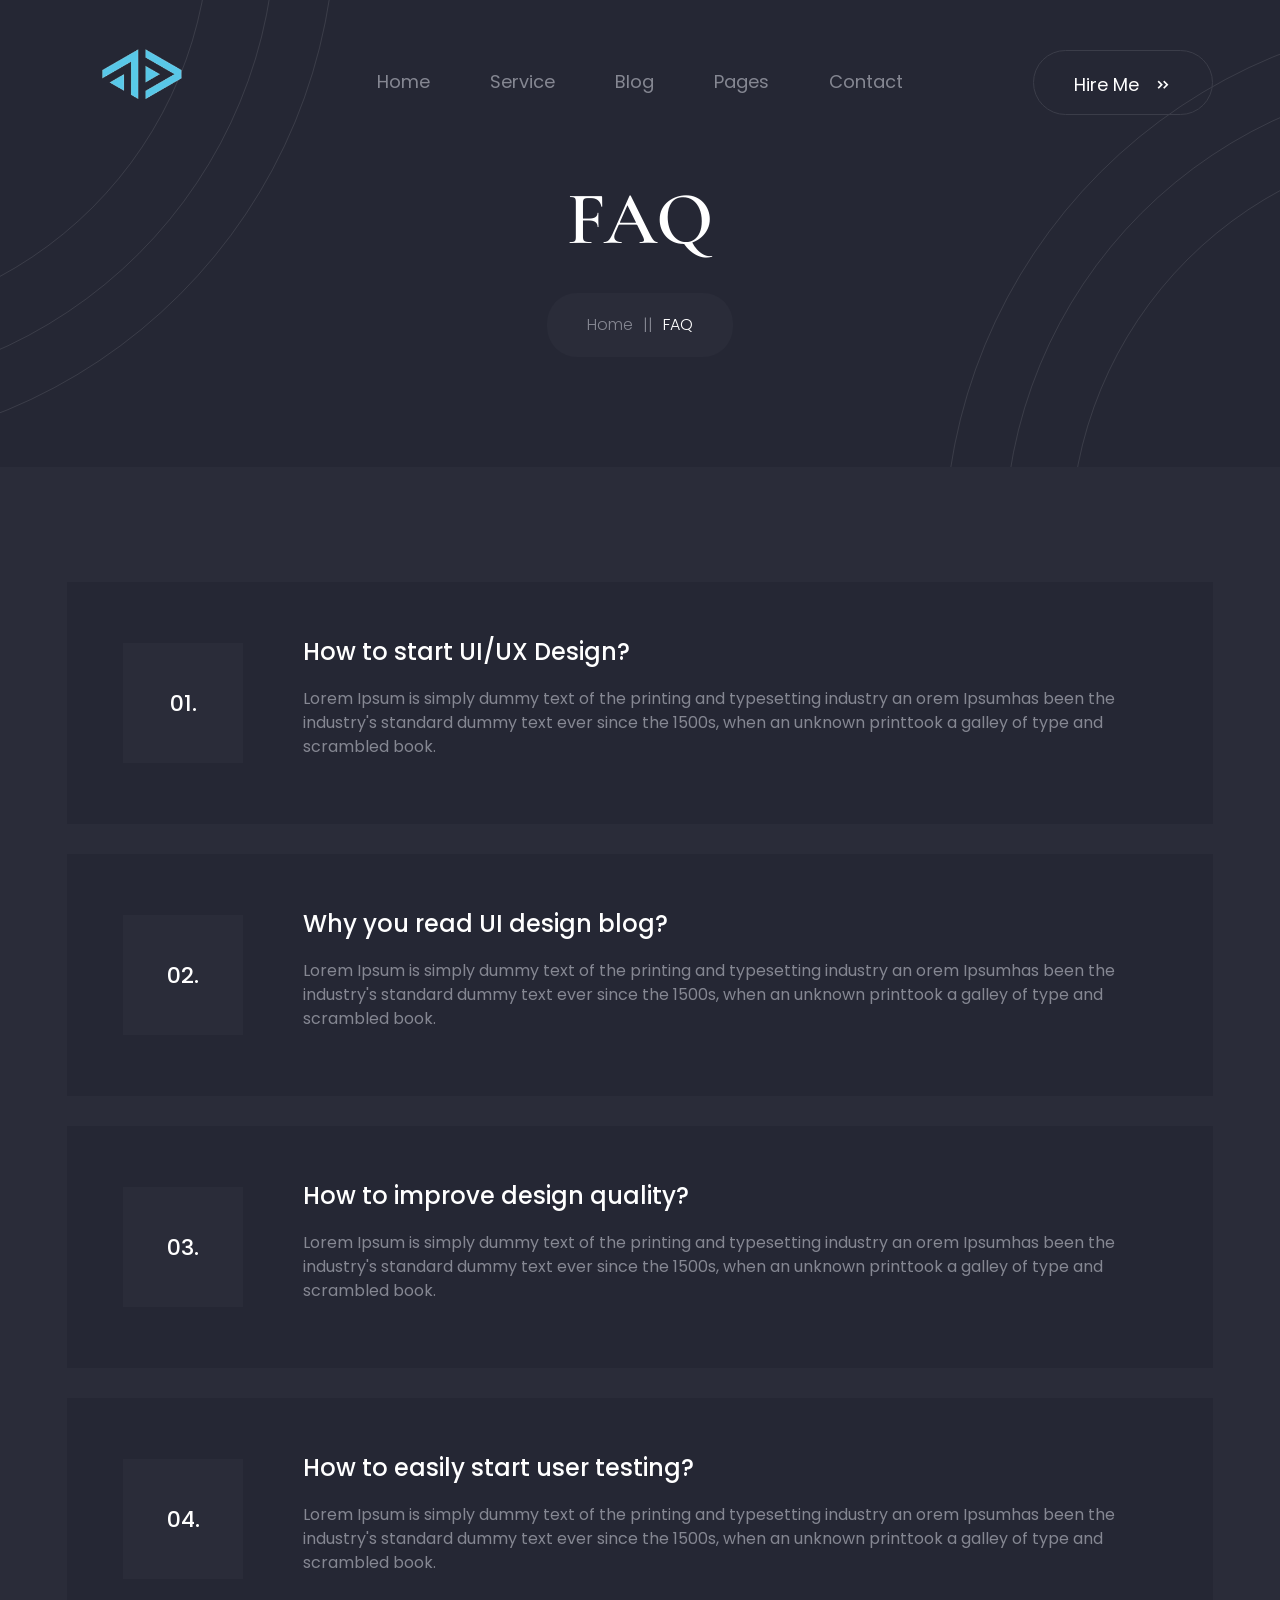
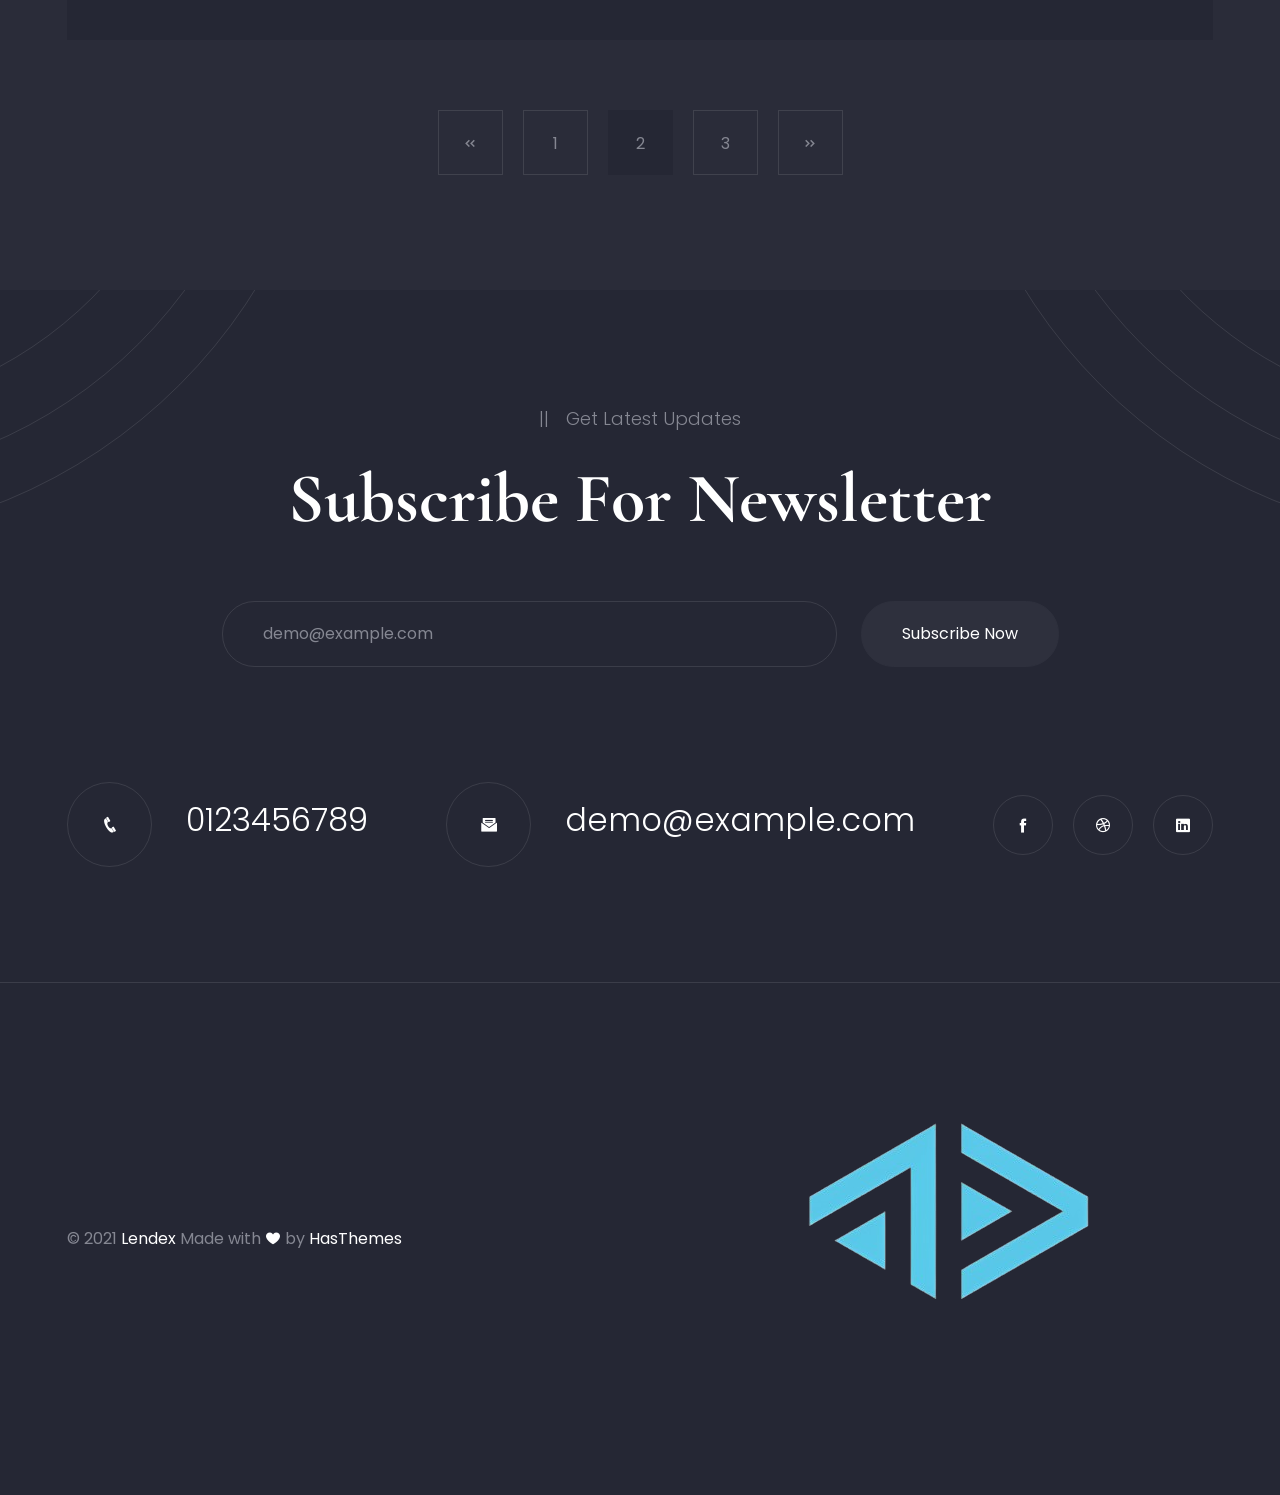
<file: faq.html>
<!DOCTYPE html>
<html lang="zxx">

<head>

    <meta charset="UTF-8">
    <meta http-equiv="X-UA-Compatible" content="IE=edge">
    <title>Lendex - Personal Portfolio Bootstrap Template</title>
    <meta name="robots" content="noindex, follow" />
    <meta name="description" content="">
    <meta name="viewport" content="width=device-width, initial-scale=1.0">
    <!-- Favicon -->
    <link rel="shortcut icon" type="image/x-icon" href="assets/images/favicon.ico" />

    <!-- CSS
    ============================================ -->

    <!-- Vendor CSS (Contain Bootstrap, Icon Fonts) -->
    <!-- <link rel="stylesheet" href="assets/css/vendor/bootstrap.min.css" />
    <link rel="stylesheet" href="assets/css/vendor/icofont.min.css" /> -->

    <!-- Plugin CSS (Global Plugins Files) -->
    <!-- <link rel="stylesheet" href="assets/css/plugins/animate.css">
    <link rel="stylesheet" href="assets/css/plugins/swiper-bundle.min.css">
    <link rel="stylesheet" href="assets/css/plugins/venobox.min.css" /> -->

    <!-- Style CSS -->
    <!-- <link rel="stylesheet" href="assets/css/style.css"> -->
    
    <!-- Minify Version -->
    <link rel="stylesheet" href="assets/css/vendor/vendor.min.css">
    <link rel="stylesheet" href="assets/css/plugins/plugins.min.css">
    <link rel="stylesheet" href="assets/css/style.min.css">

</head>

<body>

    <main class="main-wrapper">
        <!-- .....:::::: Start Header Section :::::.... -->
        <header class="header-section sticky-header d-none d-lg-block">
            <div class="header-wrapper">
                <div class="container">
                    <div class="row justify-content-between align-items-center">
                        <div class="col">
                            <!-- Start Header Logo -->
                            <a href="index.html" class="header-logo">
                                <img src="assets/images/logo/logo.png" alt="">
                            </a>
                            <!-- End Header Logo -->
                        </div>
                        <div class="col-auto">
                            <!-- Start Header Menu -->
                            <ul class="header-nav">
                                <li><a href="index.html">Home</a></li>
                                <li class="has-dropdown">
                                    <a href="service-list.html">Service</a>
                                    <ul class="submenu">
                                        <li><a href="service-list.html">Services</a></li>
                                        <li><a href="service-details.html">Service Details</a></li>
                                    </ul>
                                </li>
                                <li class="has-dropdown">
                                    <a href="blog-list.html">Blog</a>
                                    <ul class="submenu">
                                        <li><a href="blog-list.html">Blog List Full Width</a></li>
                                        <li><a href="blog-list-sidebar-left.html">Blog List Left Sidebar</a></li>
                                        <li><a href="blog-list-sidebar-right.html">Blog List Right Sidebar</a></li>
                                        <li><a href="blog-details.html">Blog Details Full Width</a></li>
                                        <li><a href="blog-details-sidebar-left.html">Blog Details Left Sidebar</a></li>
                                        <li><a href="blog-details-sidebar-right.html">Blog Details Right Sidebar</a></li>
                                    </ul>
                                </li>
                                <li class="has-dropdown">
                                    <a href="#">Pages</a>
                                    <ul class="submenu">
                                        <li><a href="about.html">About Us</a></li>
                                    <li><a href="project-list.html">Project</a></li>
                                    <li><a href="project-details.html">Project Details</a></li>
                                    <li><a href="faq.html">FAQ</a></li>
                                    <li><a href="404-page.html">404 Page</a></li>
                                    </ul>
                                </li>
                                <li><a href="contact.html">Contact</a></li>
                            </ul>
                            <!-- End Header Menu -->
                        </div>
                        <div class="col">
                            <div class="header-btn-link text-end">
                               <a href="contact.html" class="btn btn-sm btn-outline-one icon-space-left">Hire Me <i class="icofont-double-right"></i></a>
                            </div>
                        </div>
                    </div>
                </div>
            </div>
        </header>
        <!-- .....:::::: End Header Section :::::.... -->

        <!-- .....:::::: Start Mobile Header Section :::::.... -->
        <div class="mobile-header d-block d-lg-none">
            <div class="container">
                <div class="row align-items-center justify-content-between">
                    <div class="col">
                        <div class="mobile-logo">
                            <a href="index.html"><img src="assets/images/logo/logo.png" alt=""></a>
                        </div>
                    </div>
                    <div class="col">
                        <div class="mobile-action-link text-end">
                            <a href="#mobile-menu-offcanvas" class="offcanvas-toggle offside-menu"><i class="icofont-navigation-menu"></i></a>
                        </div>
                    </div>
                </div>
            </div>
        </div>
        <!-- .....:::::: Start MobileHeader Section :::::.... -->

        <!--  Start Offcanvas Mobile Menu Section -->
        <div id="mobile-menu-offcanvas" class="offcanvas offcanvas-rightside offcanvas-mobile-menu-section">
            <!-- Start Offcanvas Header -->
            <div class="offcanvas-header text-right">
                <button class="offcanvas-close"><i class="icofont-close-line"></i></button>
            </div> <!-- End Offcanvas Header -->
            <!-- Start Offcanvas Mobile Menu Wrapper -->
            <div class="offcanvas-mobile-menu-wrapper">
                <!-- Start Mobile Menu  -->
                <div class="mobile-menu-bottom">
                    <!-- Start Mobile Menu Nav -->
                    <div class="offcanvas-menu">
                        <ul>
                            <li>
                                <a href="index.html"><span>Home</span></a>
                            </li>
                            <li>
                                <a href="#"><span>Services</span></a>
                                <ul class="mobile-sub-menu">
                                    <li><a href="service-list.html">Service List</a></li>
                                    <li><a href="service-details.html">Service Details</a></li>
                                </ul>
                            </li>
                            <li>
                                <a href="#"><span>Blog</span></a>
                                <ul class="mobile-sub-menu">
                                    <li><a href="blog-list.html">Blog List Full Width</a></li>
                                    <li><a href="blog-list-sidebar-left.html">Blog List Left Sidebar</a></li>
                                    <li><a href="blog-list-sidebar-right.html">Blog List Right Sidebar</a></li>
                                    <li><a href="blog-details.html">Blog Details Full Width</a></li>
                                    <li><a href="blog-details-sidebar-left.html">Blog Details Left Sidebar</a></li>
                                    <li><a href="blog-details-sidebar-right.html">Blog Details Right Sidebar</a></li>
                                </ul>
                            </li>
                            <li>
                                <a href="#"><span>Pages</span></a>
                                <ul class="mobile-sub-menu">
                                    <li><a href="about.html">About Us</a></li>
                                    <li><a href="project-list.html">Project</a></li>
                                    <li><a href="project-details.html">Project Details</a></li>
                                    <li><a href="faq.html">FAQ</a></li>
                                    <li><a href="404-page.html">404 Page</a></li>
                                </ul>
                            </li>
                            <li>
                                <a href="contact.html"><span>Contact</span></a>
                            </li>
                        </ul>
                    </div> <!-- End Mobile Menu Nav -->
                </div> <!-- End Mobile Menu -->

                <!-- Start Mobile contact Info -->
                <div class="mobile-contact-info text-center">
                    <ul class="social-link">
                        <li><a target="_blank" href="https://example.com"><i class="icofont-facebook"></i></a>
                        </li>
                        <li><a target="_blank" href="https://example.com"><i class="icofont-twitter"></i></a>
                        </li>
                        <li><a target="_blank" href="https://example.com"><i class="icofont-skype"></i></a></li>
                    </ul>
                </div>
                <!-- End Mobile contact Info -->

            </div> <!-- End Offcanvas Mobile Menu Wrapper -->
        </div>
        <!-- ...:::: End Offcanvas Mobile Menu Section:::... -->

        <!-- Offcanvas Overlay -->
        <div class="offcanvas-overlay"></div>

        <!-- ...::: Start Breadcrumb Section :::... -->
        <div class="breadcrumb-section section-bg overflow-hidden pos-relative">
            <div class="breadcrumb-shape-top-left"></div>
            <div class="breadcrumb-shape-bottom-right"></div>
            <div class="breadcrumb-box">
                <div class="container">
                    <div class="row">
                        <div class="col-12">
                            <div class="breadcrumb-content">
                                <h2 class="title">FAQ</h2>
                                <ul class="breadcrumb-link">
                                    <li><a href="index.html">Home</a></li>
                                    <li class="active" aria-current="page">FAQ</li>
                                </ul>
                            </div>
                        </div>
                    </div>
                </div>
            </div>
        </div>
        <!-- ...::: End Breadcrumb Section :::... -->

        <!-- ...::: Start FAQ Section :::... -->
        <div class="faq-section section-gap-tb-165">
            <div class="faq-box">
                <div class="container">
                    <div class="row">
                        <div class="col-12">
                            <div class="faq-wrapper">
                                <div class="faq-list-section">
                                    <!-- Start FAQ List Single Item -->
                                    <div class="faq-list-single-item">
                                        <div class="number">01.</div>
                                        <div class="content">
                                            <h4 class="title">How to start UI/UX Design?</h4>
                                            <p>Lorem Ipsum is simply dummy text of the printing and typesetting industry an orem Ipsumhas been the industry's standard dummy text ever since the 1500s, when an unknown printtook a galley of type and scrambled book.</p>
                                        </div>
                                    </div>
                                    <!-- End FAQ List Single Item -->
                                    <!-- Start FAQ List Single Item -->
                                    <div class="faq-list-single-item">
                                        <div class="number">02.</div>
                                        <div class="content">
                                            <h4 class="title">Why you read UI design blog?</h4>
                                            <p>Lorem Ipsum is simply dummy text of the printing and typesetting industry an orem Ipsumhas been the industry's standard dummy text ever since the 1500s, when an unknown printtook a galley of type and scrambled book.</p>
                                        </div>
                                    </div>
                                    <!-- End FAQ List Single Item -->
                                    <!-- Start FAQ List Single Item -->
                                    <div class="faq-list-single-item">
                                        <div class="number">03.</div>
                                        <div class="content">
                                            <h4 class="title">How to improve design quality?</h4>
                                            <p>Lorem Ipsum is simply dummy text of the printing and typesetting industry an orem Ipsumhas been the industry's standard dummy text ever since the 1500s, when an unknown printtook a galley of type and scrambled book.</p>
                                        </div>
                                    </div>
                                    <!-- End FAQ List Single Item -->
                                    <!-- Start FAQ List Single Item -->
                                    <div class="faq-list-single-item">
                                        <div class="number">04.</div>
                                        <div class="content">
                                            <h4 class="title">How to easily start user testing?</h4>
                                            <p>Lorem Ipsum is simply dummy text of the printing and typesetting industry an orem Ipsumhas been the industry's standard dummy text ever since the 1500s, when an unknown printtook a galley of type and scrambled book.</p>
                                        </div>
                                    </div>
                                    <!-- End FAQ List Single Item -->
                                </div>
                            </div>
                        </div>
                    </div>
                    <div class="row">
                        <div class="col-12 d-flex justify-content-center">
                            <!--  Start Pagination  -->
                            <div class="pagination">
                                <div class="row">
                                    <div class="col-12">
                                        <ul class="pagination-nav-list">
                                            <li class="prev"><a href="#"><i class="icofont-double-left"></i></a></li>
                                            <li><a href="#">1</a></li>
                                            <li class="active"><a href="#">2</a></li>
                                            <li><a href="#">3</a></li>
                                            <li class="next"><a href="#"><i class="icofont-double-right"></i></a></li>
                                        </ul>
                                    </div>
                                </div>
                            </div>
                            <!--  Start Pagination  -->
                        </div>
                    </div>
                </div>
            </div>
        </div>
        <!-- ...::: End FAQ Section :::... -->

        <!-- ...::: Start Footer Section :::... -->
        <footer class="footer-section section-bg  overflow-hidden pos-relative">
            <div class="footer-inner-shape-top-left"></div>
            <div class="footer-inner-shape-top-right"></div>
            <div class="footer-section-top section-gap-t-165">
                <div class="container">
                    <div class="row">
                        <div class="col-12">
                            <!-- Start Section Content -->
                            <div class="section-content pos-relative text-center">
                                <span class="section-tag">Get Latest Updates</span>
                                <h2 class="section-title">Subscribe For Newsletter</h2>
                            </div>
                            <!-- End Section Content -->
                        </div>
                    </div>
                    <div class="footer-top-wrapper text-center">
                        <div class="row">
                            <div class="col-12">
                                <form action="#" class="footer-newsletter">
                                    <input type="email" placeholder="demo@example.com">
                                    <button class="submit-btn" type="submit">Subscribe Now</button>
                                </form>
                            </div>
                        </div>
                    </div>
                </div>
            </div>
            <div class="footer-center section-gap-tb-165">
                <div class="container">
                    <div class="row justify-content-between align-items-center mb-n5">
                        <div class="col-auto mb-5">
                            <!-- Start Single Footer Info -->
                            <div class="footer-single-info">
                                <a href="tel:+0123456789" class="info-box">
                                    <span class="icon"><i class="icofont-phone"></i></span>
                                    <span class="text">0123456789</span>
                                </a>
                            </div>
                            <!-- Start Single Footer Info -->
                        </div>
                        <div class="col-auto mb-5">
                            <!-- Start Single Footer Info -->
                            <div class="footer-single-info">
                                <a href="mailto:demo@example.com" class="info-box">
                                    <span class="icon"><i class="icofont-envelope-open"></i></span>
                                    <span class="text">demo@example.com</span>
                                </a>
                            </div>
                            <!-- Start Single Footer Info -->
                        </div>
                        <div class="col-auto mb-5">
                            <!-- Start Single Footer Info -->
                            <div class="footer-single-info">
                                <ul class="social-link">
                                    <li><a href="https://www.example.com" target="_blank"><i class="icofont-facebook"></i></a></li>
                                    <li><a href="https://www.example.com" target="_blank"><i class="icofont-dribbble"></i></a></li>
                                    <li><a href="https://www.example.com" target="_blank"><i class="icofont-linkedin"></i></a></li>
                                </ul>
                            </div>
                            <!-- Start Single Footer Info -->
                        </div>
                    </div>
                </div>
            </div>
            <div class="footer-bottom">
                <div class="container">
                    <div class="row justify-content-center justify-content-md-between align-items-center flex-column-reverse flex-md-row">
                        <div class="col-auto">
                            <div class="footer-copyright">
                                <p class="copyright-text">&copy; 2021 <a href="index.html">Lendex</a> Made with <i class="icofont-heart"></i> by <a href="https://hasthemes.com/" target="_blank">HasThemes</a> </p>
                            </div>
                        </div>
                        <div class="col-auto">
                            <a href="index.html" class="footer-logo">
                                <div class="logo">
                                    <img src="assets/images/logo/logo.png" alt="">
                                </div>
                            </a>
                        </div>
                    </div>
                </div>
            </div>

        </footer>
        <!-- ...::: End Footer Section :::... -->

        <!-- material-scrolltop button -->
        <button class="material-scrolltop" type="button"></button>
    </main>

    <!-- Global Vendor, plugins JS -->

    <!-- JS Files
    ============================================ -->
    <!-- Global Vendor, plugins JS -->

    <!-- Vendor JS -->
    <!-- <script src="assets/js/vendor/modernizr-3.11.2.min.js"></script>
    <script src="assets/js/vendor/jquery-3.6.0.min.js"></script>
    <script src="assets/js/vendor/jquery-migrate-3.3.2.min.js"></script>
    <script src="assets/js/vendor/bootstrap.bundle.min.js"></script> -->
    
    <!--Plugins JS-->
    <!-- <script src="assets/js/plugins/swiper-bundle.min.js"></script>
    <script src="assets/js/plugins/jquery.appear.min.js"></script>
    <script src="assets/js/plugins/venobox.min.js"></script>
    <script src="assets/js/plugins/jquery.waypoints.js"></script>
    <script src="assets/js/plugins/images-loaded.min.js"></script>
    <script src="assets/js/plugins/isotope.pkgd.min.js"></script>
    <script src="assets/js/plugins/counter.js"></script>
    <script src="assets/js/plugins/ajax-mail.js"></script>
    <script src="assets/js/plugins/material-scrolltop.js"></script> -->

    <!-- Minify Version -->
    <script src="assets/js/vendor.min.js"></script>
    <script src="assets/js/plugins.min.js"></script>

    <!--Main JS (Common Activation Codes)-->
    <script src="assets/js/main.js"></script>

</body>

</html>
</file>
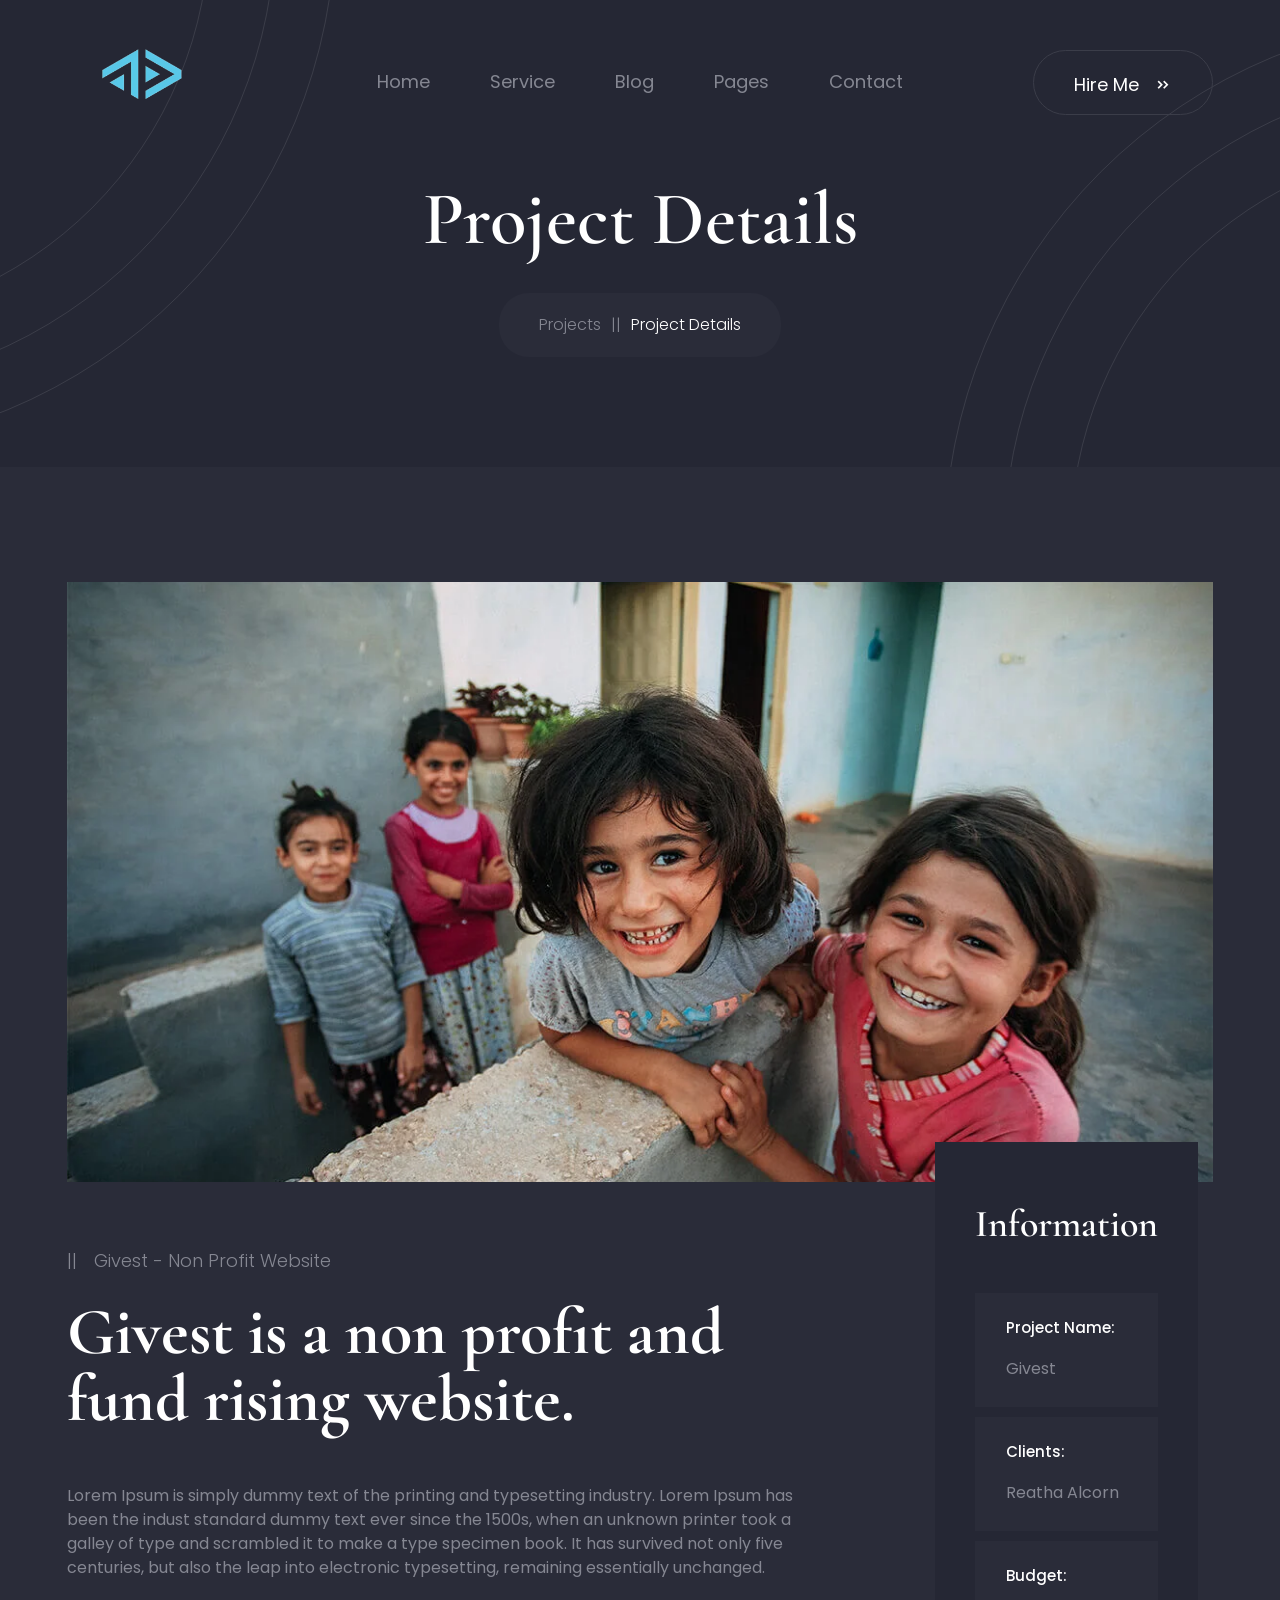
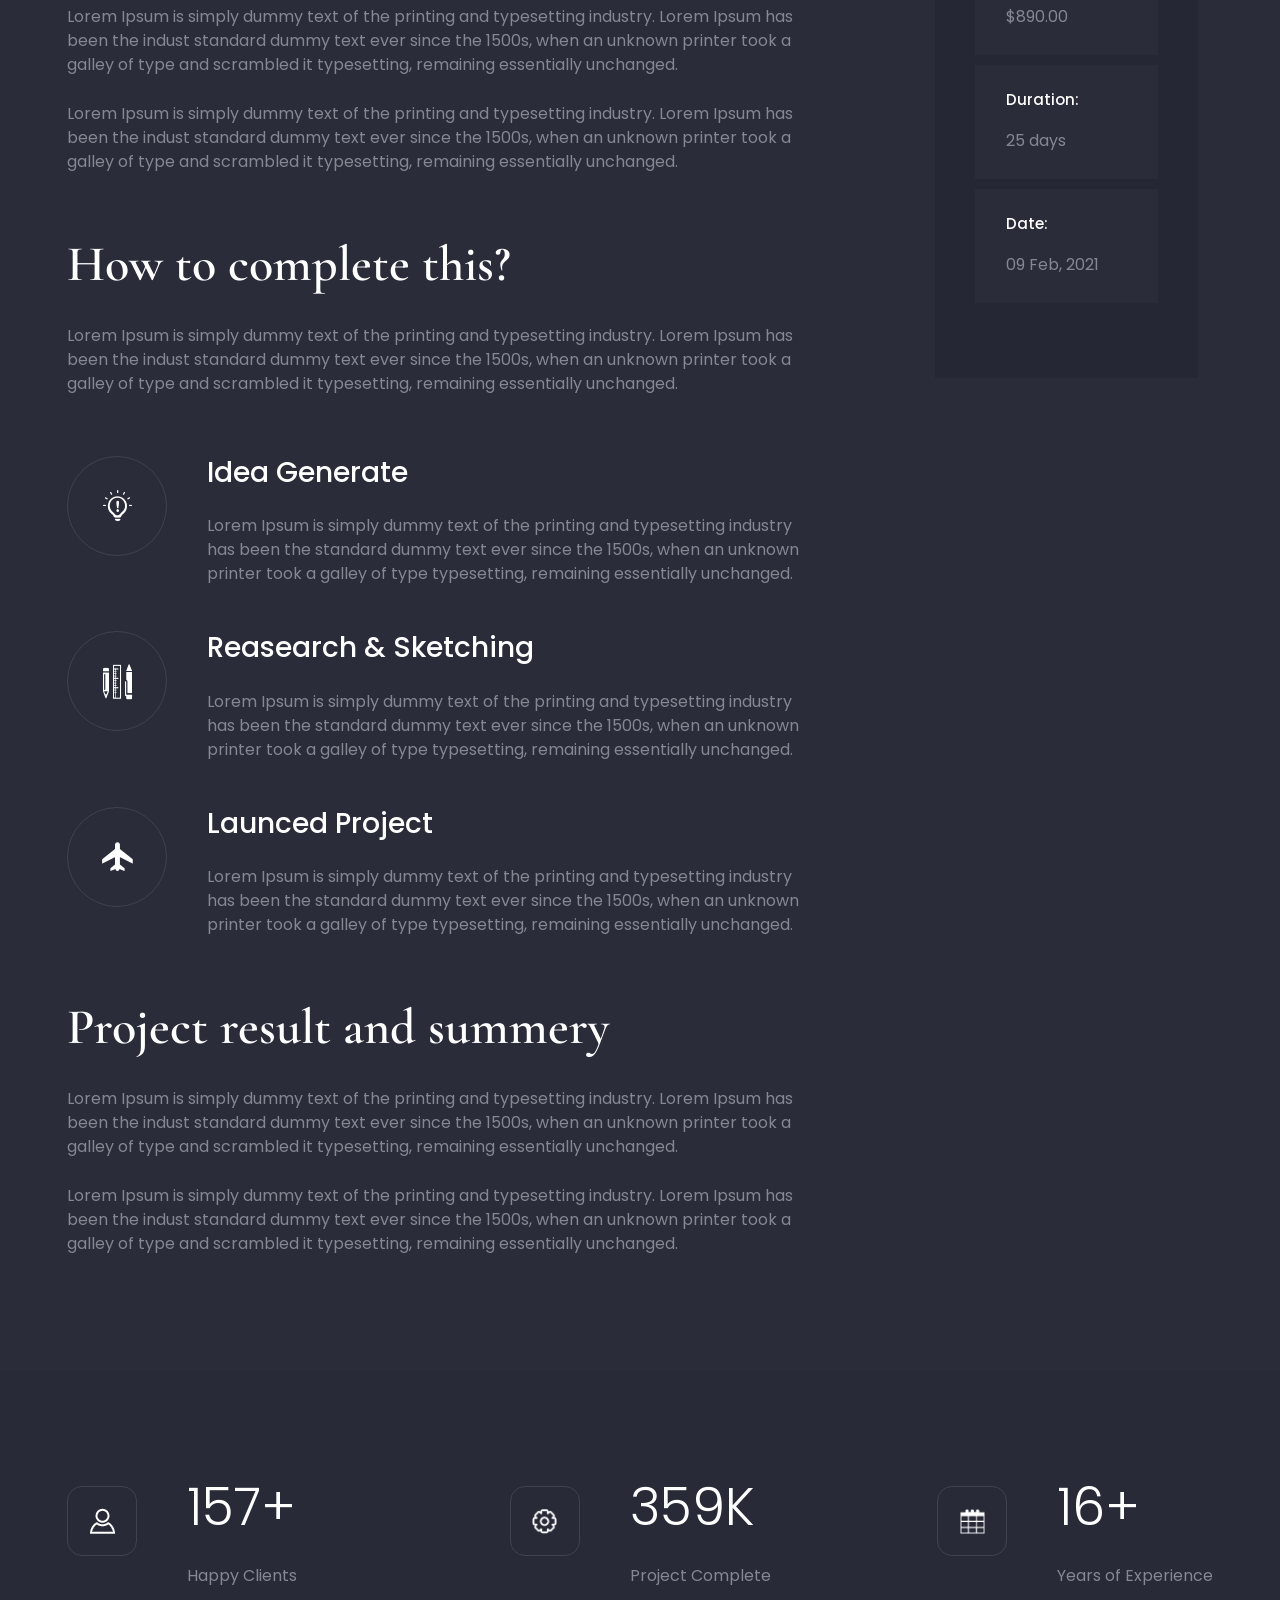
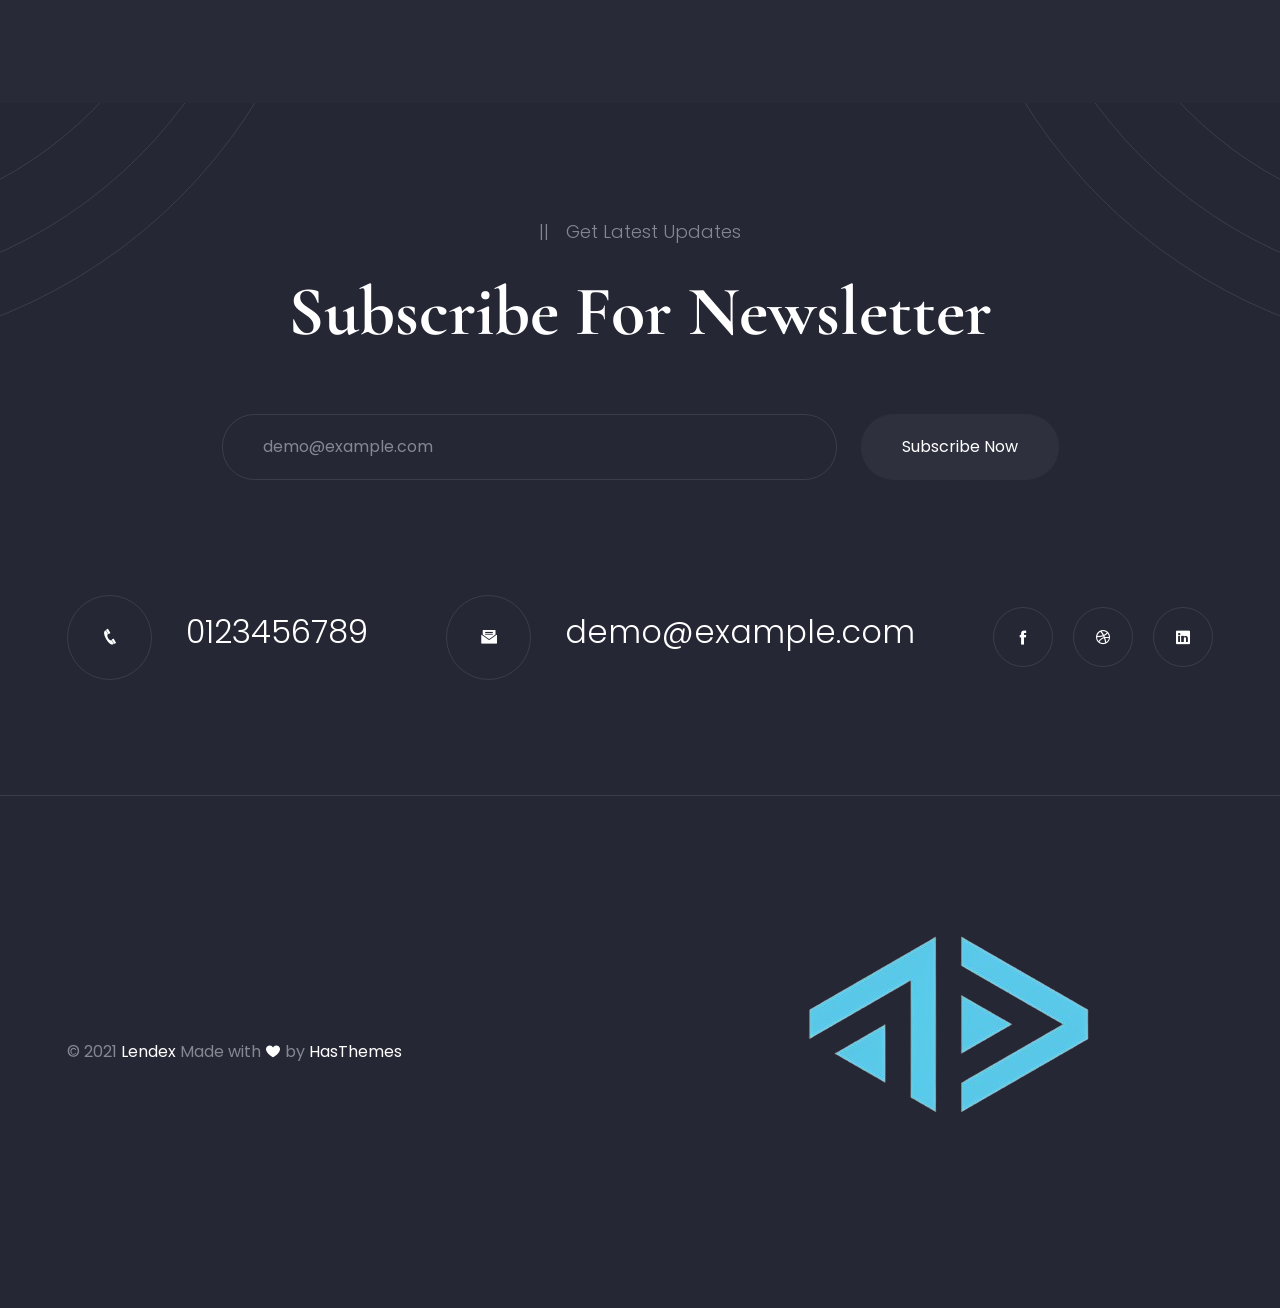
<file: project-details.html>
<!DOCTYPE html>
<html lang="zxx">

<head>

    <meta charset="UTF-8">
    <meta http-equiv="X-UA-Compatible" content="IE=edge">
    <title>Lendex - Personal Portfolio Bootstrap Template</title>
    <meta name="robots" content="noindex, follow" />
    <meta name="description" content="">
    <meta name="viewport" content="width=device-width, initial-scale=1.0">
    <!-- Favicon -->
    <link rel="shortcut icon" type="image/x-icon" href="assets/images/favicon.ico" />

    <!-- CSS
    ============================================ -->

    <!-- Vendor CSS (Contain Bootstrap, Icon Fonts) -->
    <!-- <link rel="stylesheet" href="assets/css/vendor/bootstrap.min.css" />
    <link rel="stylesheet" href="assets/css/vendor/icofont.min.css" /> -->

    <!-- Plugin CSS (Global Plugins Files) -->
    <!-- <link rel="stylesheet" href="assets/css/plugins/animate.css">
    <link rel="stylesheet" href="assets/css/plugins/swiper-bundle.min.css">
    <link rel="stylesheet" href="assets/css/plugins/venobox.min.css" /> -->

    <!-- Style CSS -->
    <!-- <link rel="stylesheet" href="assets/css/style.css"> -->
    
    <!-- Minify Version -->
    <link rel="stylesheet" href="assets/css/vendor/vendor.min.css">
    <link rel="stylesheet" href="assets/css/plugins/plugins.min.css">
    <link rel="stylesheet" href="assets/css/style.min.css">

</head>

<body>

    <main class="main-wrapper">
        <!-- .....:::::: Start Header Section :::::.... -->
        <header class="header-section sticky-header d-none d-lg-block">
            <div class="header-wrapper">
                <div class="container">
                    <div class="row justify-content-between align-items-center">
                        <div class="col">
                            <!-- Start Header Logo -->
                            <a href="index.html" class="header-logo">
                                <img src="assets/images/logo/logo.png" alt="">
                            </a>
                            <!-- End Header Logo -->
                        </div>
                        <div class="col-auto">
                            <!-- Start Header Menu -->
                            <ul class="header-nav">
                                <li><a href="index.html">Home</a></li>
                                <li class="has-dropdown">
                                    <a href="service-list.html">Service</a>
                                    <ul class="submenu">
                                        <li><a href="service-list.html">Services</a></li>
                                        <li><a href="service-details.html">Service Details</a></li>
                                    </ul>
                                </li>
                                <li class="has-dropdown">
                                    <a href="blog-list.html">Blog</a>
                                    <ul class="submenu">
                                        <li><a href="blog-list.html">Blog List Full Width</a></li>
                                        <li><a href="blog-list-sidebar-left.html">Blog List Left Sidebar</a></li>
                                        <li><a href="blog-list-sidebar-right.html">Blog List Right Sidebar</a></li>
                                        <li><a href="blog-details.html">Blog Details Full Width</a></li>
                                        <li><a href="blog-details-sidebar-left.html">Blog Details Left Sidebar</a></li>
                                        <li><a href="blog-details-sidebar-right.html">Blog Details Right Sidebar</a></li>
                                    </ul>
                                </li>
                                <li class="has-dropdown">
                                    <a href="#">Pages</a>
                                    <ul class="submenu">
                                    <li><a href="about.html">About Us</a></li>
                                    <li><a href="project-list.html">Project</a></li>
                                    <li><a href="project-details.html">Project Details</a></li>
                                    <li><a href="faq.html">FAQ</a></li>
                                    <li><a href="404-page.html">404 Page</a></li>
                                    </ul>
                                </li>
                                <li><a href="contact.html">Contact</a></li>
                            </ul>
                            <!-- End Header Menu -->
                        </div>
                        <div class="col">
                            <div class="header-btn-link text-end">
                               <a href="contact.html" class="btn btn-sm btn-outline-one icon-space-left">Hire Me <i class="icofont-double-right"></i></a>
                            </div>
                        </div>
                    </div>
                </div>
            </div>
        </header>
        <!-- .....:::::: End Header Section :::::.... -->

        <!-- .....:::::: Start Mobile Header Section :::::.... -->
        <div class="mobile-header d-block d-lg-none">
            <div class="container">
                <div class="row align-items-center justify-content-between">
                    <div class="col">
                        <div class="mobile-logo">
                            <a href="index.html"><img src="assets/images/logo/logo.png" alt=""></a>
                        </div>
                    </div>
                    <div class="col">
                        <div class="mobile-action-link text-end">
                            <a href="#mobile-menu-offcanvas" class="offcanvas-toggle offside-menu"><i class="icofont-navigation-menu"></i></a>
                        </div>
                    </div>
                </div>
            </div>
        </div>
        <!-- .....:::::: Start MobileHeader Section :::::.... -->

        <!--  Start Offcanvas Mobile Menu Section -->
        <div id="mobile-menu-offcanvas" class="offcanvas offcanvas-rightside offcanvas-mobile-menu-section">
            <!-- Start Offcanvas Header -->
            <div class="offcanvas-header text-right">
                <button class="offcanvas-close"><i class="icofont-close-line"></i></button>
            </div> <!-- End Offcanvas Header -->
            <!-- Start Offcanvas Mobile Menu Wrapper -->
            <div class="offcanvas-mobile-menu-wrapper">
                <!-- Start Mobile Menu  -->
                <div class="mobile-menu-bottom">
                    <!-- Start Mobile Menu Nav -->
                    <div class="offcanvas-menu">
                        <ul>
                            <li>
                                <a href="index.html"><span>Home</span></a>
                            </li>
                            <li>
                                <a href="#"><span>Services</span></a>
                                <ul class="mobile-sub-menu">
                                    <li><a href="service-list.html">Service List</a></li>
                                    <li><a href="service-details.html">Service Details</a></li>
                                </ul>
                            </li>
                            <li>
                                <a href="#"><span>Blog</span></a>
                                <ul class="mobile-sub-menu">
                                    <li><a href="blog-list.html">Blog List Full Width</a></li>
                                    <li><a href="blog-list-sidebar-left.html">Blog List Left Sidebar</a></li>
                                    <li><a href="blog-list-sidebar-right.html">Blog List Right Sidebar</a></li>
                                    <li><a href="blog-details.html">Blog Details Full Width</a></li>
                                    <li><a href="blog-details-sidebar-left.html">Blog Details Left Sidebar</a></li>
                                    <li><a href="blog-details-sidebar-right.html">Blog Details Right Sidebar</a></li>
                                </ul>
                            </li>
                            <li>
                                <a href="#"><span>Pages</span></a>
                                <ul class="mobile-sub-menu">
                                    <li><a href="about.html">About Us</a></li>
                                    <li><a href="project-list.html">Project</a></li>
                                    <li><a href="project-details.html">Project Details</a></li>
                                    <li><a href="faq.html">FAQ</a></li>
                                    <li><a href="404-page.html">404 Page</a></li>
                                </ul>
                            </li>
                            <li>
                                <a href="contact.html"><span>Contact</span></a>
                            </li>
                        </ul>
                    </div> <!-- End Mobile Menu Nav -->
                </div> <!-- End Mobile Menu -->

                <!-- Start Mobile contact Info -->
                <div class="mobile-contact-info text-center">
                    <ul class="social-link">
                        <li><a target="_blank" href="https://example.com"><i class="icofont-facebook"></i></a>
                        </li>
                        <li><a target="_blank" href="https://example.com"><i class="icofont-twitter"></i></a>
                        </li>
                        <li><a target="_blank" href="https://example.com"><i class="icofont-skype"></i></a></li>
                    </ul>
                </div>
                <!-- End Mobile contact Info -->

            </div> <!-- End Offcanvas Mobile Menu Wrapper -->
        </div>
        <!-- ...:::: End Offcanvas Mobile Menu Section:::... -->

        <!-- Offcanvas Overlay -->
        <div class="offcanvas-overlay"></div>

        <!-- ...::: Start Breadcrumb Section :::... -->
        <div class="breadcrumb-section section-bg overflow-hidden pos-relative">
            <div class="breadcrumb-shape-top-left"></div>
            <div class="breadcrumb-shape-bottom-right"></div>
            <div class="breadcrumb-box">
                <div class="container">
                    <div class="row">
                        <div class="col-12">
                            <div class="breadcrumb-content">
                                <h2 class="title">Project Details</h2>
                                <ul class="breadcrumb-link">
                                    <li><a href="service-list.html">Projects</a></li>
                                    <li class="active" aria-current="page">Project Details</li>
                                </ul>
                            </div>
                        </div>
                    </div>
                </div>
            </div>
        </div>
        <!-- ...::: End Breadcrumb Section :::... -->

        <!-- .....:::::: Start Project Details Section :::::.... -->
        <div class="project-details-section section-gap-tb-165">
            <div class="project-details-box">
                <div class="container">
                    <div class="row">
                        <div class="col-12">
                            <!-- Start Project Content Section -->
                            <div class="project-content-section pos-relative">
                                <div class="project-hero-image">
                                    <img src="assets/images/project/project-details-hero-img.jpg" alt="">
                                </div>

                                <div class="row">
                                    <div class="col-lg-8">
                                        <!-- Start Section Content -->
                                        <div class="default-content-style pos-relative">
                                            <span class="section-tag">Givest - Non Profit Website</span>
                                            <h2 class="title">Givest is a non profit and fund rising website.</h2>
                                            <p>Lorem Ipsum is simply dummy text of the printing and typesetting industry. Lorem Ipsum has been the
                                                indust standard dummy text ever since the 1500s, when an unknown printer took a galley of type and
                                                scrambled it to make a type specimen book. It has survived not only five centuries, but also the leap into electronic typesetting, remaining essentially unchanged.</p>

                                            <p>Lorem Ipsum is simply dummy text of the printing and typesetting industry. Lorem Ipsum has been the
                                                indust standard dummy text ever since the 1500s, when an unknown printer took a galley of type and
                                                scrambled it typesetting, remaining essentially unchanged.</p>

                                            <p>Lorem Ipsum is simply dummy text of the printing and typesetting industry. Lorem Ipsum has been the
                                                indust standard dummy text ever since the 1500s, when an unknown printer took a galley of type and
                                                scrambled it typesetting, remaining essentially unchanged.</p>

                                            <h3 class="sub-title">How to complete this?</h3>
                                            <p>Lorem Ipsum is simply dummy text of the printing and typesetting industry. Lorem Ipsum has been the indust standard dummy text ever since the 1500s, when an unknown printer took a galley of type and scrambled it typesetting, remaining essentially unchanged.</p>

                                            <ul class="content-list-item content-list-with-icon">
                                                <li>
                                                    <div class="left">
                                                        <div class="icon">
                                                            <i class="icofont-bulb-alt"></i>
                                                        </div>
                                                    </div>
                                                    <div class="right">
                                                        <h4 class="list-title">Idea Generate</h4>
                                                        <p>Lorem Ipsum is simply dummy text of the printing and typesetting industry has been the
                                                            standard dummy text ever since the 1500s, when an unknown printer took a galley of type
                                                            typesetting, remaining essentially unchanged.</p>
                                                    </div>
                                                </li>
                                                <li>
                                                    <div class="left">
                                                        <div class="icon">
                                                            <i class="icofont-ruler-pencil-alt-2"></i>
                                                        </div>
                                                    </div>
                                                    <div class="right">
                                                        <h4 class="list-title">Reasearch & Sketching</h4>
                                                        <p>Lorem Ipsum is simply dummy text of the printing and typesetting industry has been the
                                                            standard dummy text ever since the 1500s, when an unknown printer took a galley of type
                                                            typesetting, remaining essentially unchanged.</p>
                                                    </div>
                                                </li>
                                                <li>
                                                    <div class="left">
                                                        <div class="icon">
                                                            <i class="icofont-airplane"></i>
                                                        </div>
                                                    </div>
                                                    <div class="right">
                                                        <h4 class="list-title">Launced Project</h4>
                                                        <p>Lorem Ipsum is simply dummy text of the printing and typesetting industry has been the
                                                            standard dummy text ever since the 1500s, when an unknown printer took a galley of type
                                                            typesetting, remaining essentially unchanged.</p>
                                                    </div>
                                                </li>
                                            </ul>

                                            <h3 class="sub-title">Project result and summery</h3>
                                            <p>Lorem Ipsum is simply dummy text of the printing and typesetting industry. Lorem Ipsum has been the indust standard dummy text ever since the 1500s, when an unknown printer took a galley of type and scrambled it typesetting, remaining essentially unchanged.</p>
                                            <p>Lorem Ipsum is simply dummy text of the printing and typesetting industry. Lorem Ipsum has been the indust standard dummy text ever since the 1500s, when an unknown printer took a galley of type and scrambled it typesetting, remaining essentially unchanged.</p>
                                        </div>
                                        <!-- End Section Content -->
                                    </div>
                                    <div class="col-xl-3 col-lg-4 offset-xl-1">
                                        <div class="project-sidebar">
                                            <h3 class="title">Information</h3>
                                            <!-- Start Project Sidebar Item -->
                                            <ul class="project-sidebar-list-item">
                                                <!-- Start Project Single Box -->
                                                <li class="project-sidebar-single-box">
                                                    <h6 class="title-text">Project Name:</h6>
                                                    <span class="text">Givest</span>
                                                </li>
                                                <!-- End Project Single Box -->
                                                <!-- Start Project Single Box -->
                                                <li class="project-sidebar-single-box">
                                                    <h6 class="title-text">Clients:</h6>
                                                    <span class="text">Reatha Alcorn</span>
                                                </li>
                                                <!-- End Project Single Box -->
                                                <!-- Start Project Single Box -->
                                                <li class="project-sidebar-single-box">
                                                    <h6 class="title-text">Budget:</h6>
                                                    <span class="text">$890.00</span>
                                                </li>
                                                <!-- End Project Single Box -->
                                                <!-- Start Project Single Box -->
                                                <li class="project-sidebar-single-box">
                                                    <h6 class="title-text">Duration:</h6>
                                                    <span class="text">25 days</span>
                                                </li>
                                                <!-- End Project Single Box -->
                                                <!-- Start Project Single Box -->
                                                <li class="project-sidebar-single-box">
                                                    <h6 class="title-text">Date:</h6>
                                                    <span class="text">09 Feb, 2021</span>
                                                </li>
                                                <!-- End Project Single Box -->
                                            </ul>
                                            <!-- End Project Sidebar Item -->
                                        </div>
                                    </div>
                                </div>

                            </div>
                            <!-- End Project Content Section -->
                        </div>
                    </div>
                </div>
            </div>
        </div>
        <!-- .....:::::: End Project Details Section :::::.... -->

        <!-- ...::: Start Counter Display Section :::... -->
        <div class="counter-display-section section-gap-tb-165 section-bg-2">
            <div class="counter-display-wrapper">
                <div class="container">
                    <div class="row justify-content-center justify-content-sm-start">
                        <div class="d-block d-md-flex justify-content-md-start col-12 col-sm-4 col-md-4">
                            <!-- Start Counterup Single Item -->
                            <div class="counterup-single-item">
                                <div class="icon">
                                    <img src="assets/images/icon/counterup-icon-1.png" alt="">
                                </div>
                                <div class="content">
                                    <h2 class="number"><span class="counter">2,58</span>+</h2>
                                    <span class="text">Happy Clients</span>
                                </div>
                            </div>
                            <!-- End Counterup Single Item -->
                        </div>
                        <div class="d-block d-md-flex justify-content-md-center col-12 col-sm-4 col-md-4">
                            <!-- Start Counterup Single Item -->
                            <div class="counterup-single-item">
                                <div class="icon">
                                    <img src="assets/images/icon/counterup-icon-2.png" alt="">
                                </div>
                                <div class="content">
                                    <h2 class="number"><span class="counter">590</span>K</h2>
                                    <span class="text">Project Complete</span>
                                </div>
                            </div>
                            <!-- End Counterup Single Item -->
                        </div>
                        <div class="d-block d-md-flex justify-content-md-end col-12 col-sm-4 col-md-4">
                            <!-- Start Counterup Single Item -->
                            <div class="counterup-single-item">
                                <div class="icon">
                                    <img src="assets/images/icon/counterup-icon-3.png" alt="">
                                </div>
                                <div class="content">
                                    <h2 class="number"><span class="counter">28</span>+</h2>
                                    <span class="text">Years of Experience</span>
                                </div>
                            </div>
                            <!-- End Counterup Single Item -->
                        </div>
                    </div>
                </div>
            </div>
        </div>
        <!-- ...::: End Counter Display Section :::... -->

        <!-- ...::: Start Footer Section :::... -->
        <footer class="footer-section section-bg overflow-hidden pos-relative">
            <div class="footer-inner-shape-top-left"></div>
            <div class="footer-inner-shape-top-right"></div>
            <div class="footer-section-top section-gap-t-165">
                <div class="container">
                    <div class="row">
                        <div class="col-12">
                            <!-- Start Section Content -->
                            <div class="section-content pos-relative text-center">
                                <span class="section-tag">Get Latest Updates</span>
                                <h2 class="section-title">Subscribe For Newsletter</h2>
                            </div>
                            <!-- End Section Content -->
                        </div>
                    </div>
                    <div class="footer-top-wrapper text-center">
                        <div class="row">
                            <div class="col-12">
                                <form action="#" class="footer-newsletter">
                                    <input type="email" placeholder="demo@example.com">
                                    <button class="submit-btn" type="submit">Subscribe Now</button>
                                </form>
                            </div>
                        </div>
                    </div>
                </div>
            </div>
            <div class="footer-center section-gap-tb-165">
                <div class="container">
                    <div class="row justify-content-between align-items-center mb-n5">
                        <div class="col-auto mb-5">
                            <!-- Start Single Footer Info -->
                            <div class="footer-single-info">
                                <a href="tel:+0123456789" class="info-box">
                                    <span class="icon"><i class="icofont-phone"></i></span>
                                    <span class="text">0123456789</span>
                                </a>
                            </div>
                            <!-- Start Single Footer Info -->
                        </div>
                        <div class="col-auto mb-5">
                            <!-- Start Single Footer Info -->
                            <div class="footer-single-info">
                                <a href="mailto:demo@example.com" class="info-box">
                                    <span class="icon"><i class="icofont-envelope-open"></i></span>
                                    <span class="text">demo@example.com</span>
                                </a>
                            </div>
                            <!-- Start Single Footer Info -->
                        </div>
                        <div class="col-auto mb-5">
                            <!-- Start Single Footer Info -->
                            <div class="footer-single-info">
                                <ul class="social-link">
                                    <li><a href="https://www.example.com" target="_blank"><i class="icofont-facebook"></i></a></li>
                                    <li><a href="https://www.example.com" target="_blank"><i class="icofont-dribbble"></i></a></li>
                                    <li><a href="https://www.example.com" target="_blank"><i class="icofont-linkedin"></i></a></li>
                                </ul>
                            </div>
                            <!-- Start Single Footer Info -->
                        </div>
                    </div>
                </div>
            </div>
            <div class="footer-bottom">
                <div class="container">
                    <div class="row justify-content-center justify-content-md-between align-items-center flex-column-reverse flex-md-row">
                        <div class="col-auto">
                            <div class="footer-copyright">
                                <p class="copyright-text">&copy; 2021 <a href="index.html">Lendex</a> Made with <i class="icofont-heart"></i> by <a href="https://hasthemes.com/" target="_blank">HasThemes</a> </p>
                            </div>
                        </div>
                        <div class="col-auto">
                            <a href="index.html" class="footer-logo">
                                <div class="logo">
                                    <img src="assets/images/logo/logo.png" alt="">
                                </div>
                            </a>
                        </div>
                    </div>
                </div>
            </div>

        </footer>
        <!-- ...::: End Footer Section :::... -->

        <!-- material-scrolltop button -->
        <button class="material-scrolltop" type="button"></button>
    </main>

    <!-- Global Vendor, plugins JS -->

    <!-- JS Files
    ============================================ -->
    <!-- Global Vendor, plugins JS -->

    <!-- Vendor JS -->
    <!-- <script src="assets/js/vendor/modernizr-3.11.2.min.js"></script>
    <script src="assets/js/vendor/jquery-3.6.0.min.js"></script>
    <script src="assets/js/vendor/jquery-migrate-3.3.2.min.js"></script>
    <script src="assets/js/vendor/bootstrap.bundle.min.js"></script> -->
    
    <!--Plugins JS-->
    <!-- <script src="assets/js/plugins/swiper-bundle.min.js"></script>
    <script src="assets/js/plugins/jquery.appear.min.js"></script>
    <script src="assets/js/plugins/venobox.min.js"></script>
    <script src="assets/js/plugins/jquery.waypoints.js"></script>
    <script src="assets/js/plugins/images-loaded.min.js"></script>
    <script src="assets/js/plugins/isotope.pkgd.min.js"></script>
    <script src="assets/js/plugins/counter.js"></script>
    <script src="assets/js/plugins/ajax-mail.js"></script>
    <script src="assets/js/plugins/material-scrolltop.js"></script> -->

    <!-- Minify Version -->
    <script src="assets/js/vendor.min.js"></script>
    <script src="assets/js/plugins.min.js"></script>

    <!--Main JS (Common Activation Codes)-->
    <script src="assets/js/main.js"></script>

</body>

</html>
</file>
<file: assets/css/style.min.css>
@charset "UTF-8";
@import url(https://fonts.googleapis.com/css2?family=Cormorant+Garamond:ital,wght@0,300;0,400;0,500;0,600;0,700;1,300;1,400;1,500;1,600;1,700&family=Poppins:ital,wght@0,100;0,200;0,300;0,400;0,500;0,600;0,700;0,800;0,900;1,100;1,200;1,300;1,400;1,500;1,600;1,700;1,800;1,900&display=swap);
html {
  scroll-behavior: smooth;
}
body,
html {
  height: 100%;
}
body {
  background: #2a2c39;
  color: #858792;
  font-family: Poppins, sans-serif;
}
a {
  color: #858792;
  text-decoration: none;
}
a:hover {
  color: #fff;
}
.btn,
a,
button,
img,
input {
  -webkit-transition: all 0.5s ease;
  transition: all 0.5s ease;
}
.append-button,
.btn,
.btn:focus,
.swiper-button-next,
.swiper-button-prev,
.swiper-pagination-bullet,
.swiper-slide,
a,
a:active,
a:focus,
a:hover,
button,
button:focus,
input,
input:focus,
select,
textarea {
  text-decoration: none;
  outline: 0;
  -webkit-box-shadow: none;
  box-shadow: none;
}
.btn:active:focus {
  -webkit-box-shadow: none;
  box-shadow: none;
}
.btn-primary:focus {
  border-color: #0d6efd;
  color: #fff;
}
.accordion-button:focus {
  -webkit-box-shadow: none;
  box-shadow: none;
}
h1,
h2,
h3,
h4,
h5,
h6 {
  color: #fff;
  font-family: "Cormorant Garamond", serif;
}
ul {
  margin: 0;
  padding: 0;
  list-style: none;
}
img {
  max-width: 100%;
}
input,
textarea {
  width: 100%;
}
p:last-child {
  margin-bottom: 0;
}
.img-full {
  width: 100%;
  overflow: hidden;
  -o-object-fit: cover;
  object-fit: cover;
  -o-object-position: center center;
  object-position: center center;
}
::-moz-selection {
  background-color: #0d6efd;
  color: #fff;
}
::selection {
  background-color: #0d6efd;
  color: #fff;
}
.section-dark-blue-bg {
  background: #252734;
}
.section-gray-blue-bg {
  background: #2a2c39;
}
.social-link {
  display: -webkit-box;
  display: -ms-flexbox;
  display: flex;
  -ms-flex-wrap: wrap;
  flex-wrap: wrap;
  margin-bottom: -20px;
}
.social-link li {
  margin-right: 20px;
  margin-bottom: 20px;
}
.social-link li:last-child {
  margin-right: 0;
}
.social-link a {
  display: block;
  color: #fff;
  height: 45px;
  width: 45px;
  border-radius: 50%;
  border: 1px solid rgba(255, 255, 255, 0.1);
  line-height: 45px;
  text-align: center;
}
.social-link a:hover {
  background: #fff;
  border-color: #fff;
  color: #252734;
}
@media (min-width: 768px) {
  .social-link a {
    height: 60px;
    width: 60px;
    line-height: 60px;
  }
}
.content-hero-image {
  margin-bottom: 65px;
}
.content-meta {
  display: -webkit-box;
  display: -ms-flexbox;
  display: flex;
  -webkit-box-align: center;
  -ms-flex-align: center;
  align-items: center;
  -webkit-box-pack: justify;
  -ms-flex-pack: justify;
  justify-content: space-between;
  -ms-flex-wrap: wrap;
  flex-wrap: wrap;
  margin-bottom: -10px;
}
.content-meta .post-meta-2 {
  margin-bottom: 0;
}
.content-meta > * {
  margin-bottom: 10px;
}
.default-content-style .title {
  font-size: 34px;
  font-weight: 700;
  line-height: 1.02;
  margin-bottom: 50px;
  margin-top: 25px;
}
@media (min-width: 576px) {
  .default-content-style .title {
    font-size: 38px;
  }
}
@media (min-width: 768px) {
  .default-content-style .title {
    font-size: 48px;
  }
}
@media (min-width: 992px) {
  .default-content-style .title {
    font-size: 55px;
  }
}
@media (min-width: 1200px) {
  .default-content-style .title {
    font-size: 66px;
  }
}
.default-content-style .sub-title {
  font-size: 30px;
  font-weight: 600;
  margin-top: 60px;
  margin-bottom: 30px;
}
@media (min-width: 576px) {
  .default-content-style .sub-title {
    font-size: 36px;
  }
}
@media (min-width: 768px) {
  .default-content-style .sub-title {
    font-size: 38px;
  }
}
@media (min-width: 992px) {
  .default-content-style .sub-title {
    font-size: 45px;
  }
}
@media (min-width: 1200px) {
  .default-content-style .sub-title {
    font-size: 50px;
  }
}
.default-content-style .quote {
  font-size: 23px;
  line-height: 1.2;
  text-decoration: underline;
  font-weight: 600;
  color: #9899a1;
  margin-bottom: 25px;
}
.default-content-style p {
  margin-bottom: 25px;
}
.default-content-style p:last-child {
  margin-bottom: 0;
}
.default-content-style .content-list-item li {
  display: -webkit-box;
  display: -ms-flexbox;
  display: flex;
  -webkit-box-orient: vertical;
  -webkit-box-direction: normal;
  -ms-flex-direction: column;
  flex-direction: column;
  -webkit-box-align: center;
  -ms-flex-align: center;
  align-items: center;
}
.default-content-style .content-list-item .list-title {
  font-family: Poppins, sans-serif;
  font-size: 24px;
}
@media (min-width: 768px) {
  .default-content-style .content-list-item .list-title {
    font-size: 28px;
  }
}
.default-content-style .content-list-item .icon {
  font-size: 35px;
  width: 100px;
  height: 100px;
  border-radius: 50%;
  display: -webkit-box;
  display: -ms-flexbox;
  display: flex;
  -webkit-box-align: center;
  -ms-flex-align: center;
  align-items: center;
  -webkit-box-pack: center;
  -ms-flex-pack: center;
  justify-content: center;
  border: 1px solid rgba(255, 255, 255, 0.1);
  color: #fff;
}
.default-content-style .content-list-with-text li {
  -webkit-box-align: center;
  -ms-flex-align: center;
  align-items: center;
  margin-bottom: 30px;
}
@media (min-width: 768px) {
  .default-content-style .content-list-with-text li {
    -webkit-box-orient: horizontal;
    -webkit-box-direction: normal;
    -ms-flex-direction: row;
    flex-direction: row;
  }
}
.default-content-style .content-list-with-text li .left {
  width: 100%;
  word-break: break-all;
  margin-right: 0;
  margin-bottom: 10px;
}
@media (min-width: 768px) {
  .default-content-style .content-list-with-text li .left {
    width: 190px;
    margin-right: 50px;
    margin-bottom: 0;
  }
}
@media (min-width: 992px) {
  .default-content-style .content-list-with-text li .left {
    margin-right: 70px;
  }
}
.default-content-style .content-list-with-text li .right {
  width: 100%;
}
@media (min-width: 768px) {
  .default-content-style .content-list-with-text li .right {
    width: calc(100% - 220px);
  }
}
@media (min-width: 992px) {
  .default-content-style .content-list-with-text li .right {
    width: calc(100% - 260px);
  }
}
.default-content-style .content-list-with-text li .list-title {
  font-family: Poppins, sans-serif;
  font-size: 24px;
}
@media (min-width: 768px) {
  .default-content-style .content-list-with-text li .list-title {
    font-size: 26px;
  }
}
@media (min-width: 992px) {
  .default-content-style .content-list-with-text li .list-title {
    font-size: 28px;
  }
}
.default-content-style .content-list-with-icon {
  margin-top: 60px;
}
.default-content-style .content-list-with-icon li {
  -webkit-box-align: start;
  -ms-flex-align: start;
  align-items: flex-start;
  margin-bottom: 45px;
}
@media (min-width: 768px) {
  .default-content-style .content-list-with-icon li {
    -webkit-box-orient: horizontal;
    -webkit-box-direction: normal;
    -ms-flex-direction: row;
    flex-direction: row;
  }
}
.default-content-style .content-list-with-icon li .left {
  width: 100%;
  word-break: break-all;
  margin-right: 0;
  margin-bottom: 25px;
}
@media (min-width: 768px) {
  .default-content-style .content-list-with-icon li .left {
    margin-right: 50px;
    margin-bottom: 0;
    width: 100px;
  }
}
@media (min-width: 992px) {
  .default-content-style .content-list-with-icon li .left {
    margin-right: 40px;
  }
}
.default-content-style .content-list-with-icon li .right {
  width: 100%;
}
@media (min-width: 768px) {
  .default-content-style .content-list-with-icon li .right {
    width: calc(100% - 40px);
  }
}
@media (min-width: 992px) {
  .default-content-style .content-list-with-icon li .right {
    width: calc(100% - 40px);
  }
}
.default-content-style .content-list-with-icon li .list-title {
  margin-bottom: 25px;
}
.default-content-style .content-inner-image {
  overflow: hidden;
}
.default-content-style .content-inner-image.image-double {
  display: -webkit-box;
  display: -ms-flexbox;
  display: flex;
  -webkit-box-orient: vertical;
  -webkit-box-direction: normal;
  -ms-flex-direction: column;
  flex-direction: column;
}
@media (min-width: 576px) {
  .default-content-style .content-inner-image.image-double {
    -webkit-box-orient: horizontal;
    -webkit-box-direction: normal;
    -ms-flex-direction: row;
    flex-direction: row;
  }
}
.default-content-style .content-inner-image.image-double .image {
  width: 100%;
  height: 420px;
  margin-bottom: 30px;
}
.default-content-style .content-inner-image.image-double .image:last-child {
  margin-bottom: 30px;
}
@media (min-width: 576px) {
  .default-content-style .content-inner-image.image-double .image {
    width: calc(50% - 30px);
    margin-right: 30px;
    margin-bottom: 0;
    height: 300px;
  }
}
@media (min-width: 768px) {
  .default-content-style .content-inner-image.image-double .image {
    height: 420px;
  }
}
.default-content-style .content-inner-image.image-double .image:last-child {
  margin-right: 0;
}
.default-content-style .content-inner-image.image-double .image img {
  -o-object-fit: cover;
  object-fit: cover;
  height: 100%;
  width: 100%;
}
.btn {
  font-size: 15px;
  text-align: center;
  position: relative;
  z-index: 9;
  overflow: hidden;
  color: #fff;
  -webkit-box-shadow: none !important;
  box-shadow: none !important;
  outline: 0 !important;
}
.btn:hover {
  color: #fff;
}
.btn-sm {
  padding-left: 40px;
  padding-right: 40px;
  height: 65px;
  border-radius: 32.5px;
  line-height: 60px;
}
.btn-sm::after {
  content: "";
  border-radius: 32.5px;
}
.btn-md {
  padding-left: 20px;
  padding-right: 20px;
  height: 50px;
  border-radius: 35px;
  line-height: 35px;
}
@media (min-width: 576px) {
  .btn-md {
    padding-left: 40px;
    padding-right: 40px;
    height: 60px;
    line-height: 50px;
  }
}
@media (min-width: 1200px) {
  .btn-md {
    padding-left: 50px;
    padding-right: 50px;
    height: 70px;
    line-height: 60px;
  }
}
.btn-md::after {
  content: "";
  border-radius: 35px;
}
.btn-lg {
  border-radius: 32.5px;
  padding-left: 30px;
  padding-right: 30px;
  height: 50px;
  line-height: 30px;
}
@media (min-width: 576px) {
  .btn-lg {
    padding-left: 40px;
    padding-right: 40px;
    height: 60px;
    line-height: 43px;
  }
}
@media (min-width: 1200px) {
  .btn-lg {
    padding-left: 60px;
    padding-right: 60px;
    height: 65px;
    line-height: 45px;
  }
}
.btn-lg::after {
  content: "";
  border-radius: 32.5px;
}
.btn-xl {
  padding-left: 30px;
  padding-right: 30px;
  height: 60px;
  border-radius: 42.5px;
  line-height: 45px;
}
@media (min-width: 576px) {
  .btn-xl {
    padding-left: 30px;
    padding-right: 30px;
    height: 55px;
    line-height: 44px;
  }
}
@media (min-width: 768px) {
  .btn-xl {
    padding-left: 40px;
    padding-right: 40px;
    height: 60px;
    line-height: 50px;
  }
}
@media (min-width: 1200px) {
  .btn-xl {
    padding-left: 60px;
    padding-right: 60px;
    height: 85px;
    line-height: 70px;
  }
}
.btn-xl::after {
  content: "";
  border-radius: 42.5px;
}
.btn-fill-one {
  background: #2e303d;
}
.btn-fill-one::after {
  position: absolute;
  content: "";
  top: 50%;
  left: 50%;
  -webkit-transform: translate(-50%, -50%) scaleX(0.3);
  transform: translate(-50%, -50%) scaleX(0.3);
  width: 100%;
  height: 100%;
  background: 0 0;
  -webkit-transition: all 0.5s ease;
  transition: all 0.5s ease;
  z-index: -1;
}
.btn-fill-one:hover {
  border: 1px solid #3b3d49;
}
.btn-fill-one:hover::after {
  -webkit-transform: translate(-50%, -50%) scaleX(1.2);
  transform: translate(-50%, -50%) scaleX(1.2);
  background: #3b3d49;
}
.btn-outline-one {
  border: 1px solid #3b3d49;
  -webkit-transition: all 0.5s ease;
  transition: all 0.5s ease;
}
.btn-outline-one::after {
  position: absolute;
  content: "";
  top: 50%;
  left: 50%;
  -webkit-transform: translate(-50%, -50%) scaleX(0.8);
  transform: translate(-50%, -50%) scaleX(0.8);
  width: 100%;
  height: 100%;
  background: 0 0;
  -webkit-transition: all 0.5s ease;
  transition: all 0.5s ease;
  z-index: -1;
}
.btn-outline-one:hover {
  border: 1px solid #2e303d;
}
.btn-outline-one:hover::after {
  -webkit-transform: translate(-50%, -50%) scaleX(1.2);
  transform: translate(-50%, -50%) scaleX(1.2);
  background: #2e303d;
}
@-webkit-keyframes animate-ripple {
  50% {
    -webkit-box-shadow: 0 0 0 20px rgba(255, 255, 255, 0);
    box-shadow: 0 0 0 20px rgba(255, 255, 255, 0);
  }
  100% {
    -webkit-box-shadow: 0 0 0 0 rgba(255, 255, 255, 0);
    box-shadow: 0 0 0 0 rgba(255, 255, 255, 0);
  }
}
@keyframes animate-ripple {
  50% {
    -webkit-box-shadow: 0 0 0 20px rgba(255, 255, 255, 0);
    box-shadow: 0 0 0 20px rgba(255, 255, 255, 0);
  }
  100% {
    -webkit-box-shadow: 0 0 0 0 rgba(255, 255, 255, 0);
    box-shadow: 0 0 0 0 rgba(255, 255, 255, 0);
  }
}
.wave-btn {
  display: block;
  position: relative;
  width: 60px;
  height: 60px;
  background: #2a2c39;
  border-radius: 50%;
  display: -webkit-box;
  display: -ms-flexbox;
  display: flex;
  -webkit-box-align: center;
  -ms-flex-align: center;
  align-items: center;
  -webkit-box-pack: center;
  -ms-flex-pack: center;
  justify-content: center;
}
@media (min-width: 992px) {
  .wave-btn {
    width: 100px;
    height: 100px;
  }
}
.ripple,
.ripple::after,
.ripple::before {
  position: absolute;
  -webkit-box-shadow: 0 0 0 0 rgba(255, 255, 255, 0.6);
  box-shadow: 0 0 0 0 rgba(255, 255, 255, 0.6);
  top: 50%;
  left: 50%;
  width: 100%;
  height: 100%;
  border-radius: 50%;
  z-index: -1;
  -webkit-animation: animate-ripple 3s infinite linear backwards;
  animation: animate-ripple 3s infinite linear backwards;
  -webkit-transform: translate(-50%, -50%);
  transform: translate(-50%, -50%);
  display: -webkit-box;
  display: -ms-flexbox;
  display: flex;
  -webkit-box-align: center;
  -ms-flex-align: center;
  align-items: center;
  -webkit-box-pack: center;
  -ms-flex-pack: center;
  justify-content: center;
  z-index: 1;
}
.ripple::before {
  position: absolute;
  content: "";
  -webkit-animation-delay: 0.5s;
  animation-delay: 0.5s;
}
.ripple::after {
  position: absolute;
  content: "";
  -webkit-animation-delay: 0.9s;
  animation-delay: 0.9s;
}
@media (min-width: 576px) {
  .container,
  .container-sm {
    max-width: 540px;
  }
}
@media (min-width: 768px) {
  .container,
  .container-md,
  .container-sm {
    max-width: 720px;
  }
}
@media (min-width: 992px) {
  .container,
  .container-lg,
  .container-md,
  .container-sm {
    max-width: 960px;
  }
}
@media (min-width: 1200px) {
  .container,
  .container-lg,
  .container-md,
  .container-sm,
  .container-xl {
    max-width: 1170px;
  }
}
.icon-space-left i {
  padding-left: 10px;
}
.icon-space-right i {
  padding-right: 10px;
}
.pos-relative {
  position: relative;
}
.pos-absolute {
  position: absolute;
}
.inner-shape {
  -webkit-transform: scale(0.85);
  transform: scale(0.85);
  -webkit-transition: all 0.5s ease;
  transition: all 0.5s ease;
  visibility: hidden;
  opacity: 0;
}
.inner-shape-top-right {
  position: absolute;
  width: 345px;
  height: 345px;
  border-radius: 50%;
  border: 1px solid rgba(255, 255, 255, 0.05);
  top: -230px;
  right: -230px;
}
.inner-shape-top-right::before {
  position: absolute;
  content: "";
  width: 400px;
  height: 400px;
  border-radius: 50%;
  border: 1px solid rgba(255, 255, 255, 0.05);
  top: -20px;
  right: -20px;
}
.inner-shape-top-right::after {
  position: absolute;
  content: "";
  width: 460px;
  height: 460px;
  border-radius: 50%;
  border: 1px solid rgba(255, 255, 255, 0.05);
  top: -40px;
  right: -40px;
}
.inner-shape-bottom-right {
  position: absolute;
  width: 345px;
  height: 345px;
  border-radius: 50%;
  border: 1px solid rgba(255, 255, 255, 0.05);
  bottom: -230px;
  right: -230px;
}
.inner-shape-bottom-right::before {
  position: absolute;
  content: "";
  width: 400px;
  height: 400px;
  border-radius: 50%;
  border: 1px solid rgba(255, 255, 255, 0.05);
  bottom: -20px;
  right: -20px;
}
.inner-shape-bottom-right::after {
  position: absolute;
  content: "";
  width: 460px;
  height: 460px;
  border-radius: 50%;
  border: 1px solid rgba(255, 255, 255, 0.05);
  bottom: -40px;
  right: -40px;
}
.mb-n5 {
  margin-bottom: -3rem;
}
.mb-5 {
  margin-bottom: 3rem;
}
.mb-n6 {
  margin-bottom: -25px;
}
.mb-6 {
  margin-bottom: 25px;
}
.section-bg {
  background: #252734;
}
.section-bg-2 {
  background: #282a37;
}
.section-mt-75 {
  margin-top: 45px;
}
@media (min-width: 992px) {
  .section-mt-75 {
    margin-top: 65px;
  }
}
.section-mt-165 {
  margin-top: 75px;
}
@media (min-width: 992px) {
  .section-mt-165 {
    margin-top: 115px;
  }
}
@media (min-width: 1400px) {
  .section-mt-165 {
    margin-top: 135px;
  }
}
@media (min-width: 1800px) {
  .section-mt-165 {
    margin-top: 160px;
  }
}
.section-gap-t-165 {
  padding-top: 75px;
}
@media (min-width: 992px) {
  .section-gap-t-165 {
    padding-top: 115px;
  }
}
@media (min-width: 1400px) {
  .section-gap-t-165 {
    padding-top: 135px;
  }
}
@media (min-width: 1800px) {
  .section-gap-t-165 {
    padding-top: 160px;
  }
}
.section-gap-tb-165 {
  padding-top: 75px;
  padding-bottom: 75px;
}
@media (min-width: 992px) {
  .section-gap-tb-165 {
    padding-top: 115px;
    padding-bottom: 115px;
  }
}
@media (min-width: 1400px) {
  .section-gap-tb-165 {
    padding-top: 135px;
    padding-bottom: 135px;
  }
}
@media (min-width: 1800px) {
  .section-gap-tb-165 {
    padding-top: 160px;
    padding-bottom: 160px;
  }
}
.section-content {
  margin-bottom: 40px;
}
@media (min-width: 992px) {
  .section-content {
    margin-bottom: 60px;
  }
}
@media (min-width: 1400px) {
  .section-content {
    margin-bottom: 100px;
  }
}
.section-tag {
  font-size: 18px;
  font-weight: 300;
  position: relative;
  display: inline-block;
  padding-left: 27px;
}
.section-tag::before {
  position: absolute;
  content: "||";
  top: 0;
  left: 0;
}
.section-title {
  font-size: 36px;
  font-weight: 700;
  margin-top: 25px;
}
@media (min-width: 576px) {
  .section-title {
    font-size: 40px;
  }
}
@media (min-width: 768px) {
  .section-title {
    font-size: 50px;
  }
}
@media (min-width: 992px) {
  .section-title {
    font-size: 70px;
  }
}
.default-form-group input,
.default-form-group textarea {
  background: #2a2c39;
  padding: 12px 20px;
  border: 1px solid rgba(255, 255, 255, 0.1);
  color: #fff;
  -webkit-transition: all 0.3s ease;
  transition: all 0.3s ease;
}
.default-form-group input:focus,
.default-form-group textarea:focus {
  border-color: #fff;
}
@media (min-width: 576px) {
  .default-form-group input,
  .default-form-group textarea {
    padding: 20px 25px;
  }
}
.default-form-group textarea {
  min-height: 180px;
}
@media (min-width: 768px) {
  .default-form-group textarea {
    min-height: 240px;
  }
}
.default-form-group .btn {
  margin-top: 20px;
}
.default-nav-style {
  display: -webkit-box;
  display: -ms-flexbox;
  display: flex;
}
.default-nav-style .slider-button {
  width: 45px;
  height: 45px;
  display: -webkit-box;
  display: -ms-flexbox;
  display: flex;
  -webkit-box-align: center;
  -ms-flex-align: center;
  align-items: center;
  -webkit-box-pack: center;
  -ms-flex-pack: center;
  justify-content: center;
  border-radius: 50%;
  border: 1px solid rgba(255, 255, 255, 0.1);
  margin-right: 20px;
  -webkit-transition: all 0.5s ease;
  transition: all 0.5s ease;
  outline: 0;
}
@media (min-width: 768px) {
  .default-nav-style .slider-button {
    width: 55px;
    height: 55px;
  }
}
@media (min-width: 992px) {
  .default-nav-style .slider-button {
    width: 65px;
    height: 65px;
  }
}
@media (min-width: 1200px) {
  .default-nav-style .slider-button {
    width: 85px;
    height: 85px;
  }
}
.default-nav-style .slider-button:last-child {
  margin-right: 0;
}
.default-nav-style .slider-button:hover {
  background: #fff;
  color: #212529;
}
.hero-wrapper {
  position: relative;
  height: 940px;
  overflow: hidden;
  z-index: 1;
}
@media (min-width: 576px) {
  .hero-wrapper {
    height: 1180px;
  }
}
@media (min-width: 768px) {
  .hero-wrapper {
    height: 1200px;
  }
}
@media (min-width: 992px) {
  .hero-wrapper {
    height: 750px;
  }
}
@media (min-width: 1200px) {
  .hero-wrapper {
    height: 910px;
  }
}
@media (min-width: 1800px) {
  .hero-wrapper {
    height: 1130px;
  }
}
.hero-content {
  position: absolute;
  bottom: 60px;
  -webkit-transform: translateY(0);
  transform: translateY(0);
}
@media (min-width: 992px) {
  .hero-content {
    top: 50%;
    bottom: auto;
    -webkit-transform: translateY(-50%);
    transform: translateY(-50%);
  }
}
.hero-content .tile-large,
.hero-content .title-big {
  letter-spacing: 0;
  font-weight: 700;
  line-height: 1;
  color: #fff;
}
.hero-content .title-big {
  margin-top: 80px;
  font-size: 36px;
}
@media (min-width: 992px) {
  .hero-content .title-big {
    font-size: 50px;
  }
}
@media (min-width: 1200px) {
  .hero-content .title-big {
    font-size: 60px;
  }
}
@media (min-width: 1400px) {
  .hero-content .title-big {
    font-size: 85px;
  }
}
.hero-content .title-large {
  font-size: 60px;
  font-weight: 700;
}
@media (min-width: 992px) {
  .hero-content .title-large {
    font-size: 80px;
  }
}
@media (min-width: 1200px) {
  .hero-content .title-large {
    font-size: 80px;
  }
}
@media (min-width: 1400px) {
  .hero-content .title-large {
    font-size: 110px;
  }
}
@media (min-width: 1800px) {
  .hero-content .title-large {
    font-size: 140px;
  }
}
.hero-content .shape-mark {
  position: relative;
  z-index: 1;
}
.hero-content .shape-mark::after {
  position: absolute;
  content: "";
  z-index: -1;
  background: url(../images/icon/hero-name-mark-shape.png);
  width: 100%;
  height: 22px;
  left: 0;
  bottom: 0;
  background-repeat: no-repeat;
}
.hero-content p {
  margin-top: 20px;
  margin-bottom: 40px;
  font-size: 16px;
}
@media (min-width: 992px) {
  .hero-content p {
    margin-top: 40px;
    margin-bottom: 60px;
    font-size: 16px;
    width: 400px;
  }
}
@media (min-width: 1200px) {
  .hero-content p {
    font-size: 18px;
    width: 400px;
  }
}
@media (min-width: 1400px) {
  .hero-content p {
    font-size: 18px;
    width: 400px;
  }
}
@media (min-width: 1800px) {
  .hero-content p {
    font-size: 22px;
    width: 550px;
  }
}
.video-link {
  display: -webkit-box;
  display: -ms-flexbox;
  display: flex;
  -webkit-box-align: center;
  -ms-flex-align: center;
  align-items: center;
  margin-top: 40px;
}
.video-link .video-text {
  padding-left: 30px;
}
@media (min-width: 992px) {
  .video-link {
    margin-top: 40px;
  }
}
@media (min-width: 1200px) {
  .video-link {
    margin-top: 50px;
  }
}
@media (min-width: 1400px) {
  .video-link {
    margin-top: 125px;
  }
}
@media (min-width: 1800px) {
  .video-link {
    margin-top: 125px;
  }
}
.hero-top-shape {
  position: absolute;
  top: -100px;
}
.hero-bottom-shape {
  position: absolute;
  bottom: -100px;
}
.hero-shape {
  z-index: -1;
}
.hero-shape span {
  position: absolute;
  border: 1px solid rgba(255, 255, 255, 0.1);
  border-radius: 50%;
  display: block;
  top: 50%;
  left: 50%;
  -webkit-transform: translate(-50%, -50%);
  transform: translate(-50%, -50%);
  visibility: hidden;
  opacity: 0;
}
@media (min-width: 1200px) {
  .hero-shape span {
    visibility: visible;
    opacity: 1;
  }
}
.hero-shape span:nth-child(1) {
  width: 440px;
  height: 440px;
}
.hero-shape span:nth-child(2) {
  width: 560px;
  height: 560px;
}
.hero-shape span:nth-child(3) {
  width: 700px;
  height: 700px;
}
.hero-portrait {
  position: absolute;
  left: calc(50% - 22px);
  -webkit-transform: translateX(-50%);
  transform: translateX(-50%);
  top: 130px;
  width: 240px;
  z-index: -1;
}
@media (min-width: 576px) {
  .hero-portrait {
    left: calc(50% - 36px);
    width: 400px;
    top: 150px;
  }
}
@media (min-width: 992px) {
  .hero-portrait {
    right: 0;
    width: 400px;
    bottom: 0;
    top: auto;
    left: auto;
  }
}
@media (min-width: 1200px) {
  .hero-portrait {
    right: -155px;
    width: auto;
  }
}
@media (min-width: 1800px) {
  .hero-portrait {
    right: 0;
  }
}
.hero-portrait .image {
  height: auto;
  position: relative;
  z-index: 8;
}
@media (min-width: 992px) {
  .hero-portrait .image {
    height: 570px;
  }
}
@media (min-width: 1200px) {
  .hero-portrait .image {
    height: 700px;
  }
}
@media (min-width: 1800px) {
  .hero-portrait .image {
    height: 950px;
  }
}
.hero-portrait .image-half-round-shape {
  bottom: 10%;
  left: 50%;
  position: absolute;
  width: 150px;
  height: 250px;
  border-top-right-radius: 150px;
  border-bottom-right-radius: 150px;
  border: 1px solid rgba(255, 255, 255, 0.25);
  border-left: 0;
  z-index: -1;
}
@media (min-width: 576px) {
  .hero-portrait .image-half-round-shape {
    width: 260px;
    height: 400px;
    border-top-right-radius: 200px;
    border-bottom-right-radius: 200px;
  }
}
@media (min-width: 992px) {
  .hero-portrait .image-half-round-shape {
    bottom: 0;
    left: 60%;
    width: 260px;
    height: 464px;
    border-top-right-radius: 250px;
    border-bottom-right-radius: 250px;
  }
}
@media (min-width: 1200px) {
  .hero-portrait .image-half-round-shape {
    width: 350px;
    height: 600px;
    border-top-right-radius: 350px;
    border-bottom-right-radius: 350px;
  }
}
@media (min-width: 1800px) {
  .hero-portrait .image-half-round-shape {
    width: 400px;
    height: 800px;
    border-top-right-radius: 400px;
    border-bottom-right-radius: 400px;
  }
}
.hero-portrait .image-half-round-shape::before {
  bottom: 68px;
  left: -75px;
  position: absolute;
  content: "";
  width: 400px;
  height: 660px;
  border-top-right-radius: 400px;
  border-bottom-right-radius: 400px;
  border: 1px solid rgba(255, 255, 255, 0.05);
  border-left: 0;
  z-index: -1;
  visibility: hidden;
  opacity: 0;
}
@media (min-width: 992px) {
  .hero-portrait .image-half-round-shape::before {
    visibility: visible;
    opacity: 1;
    bottom: 50px;
    left: 0;
    width: 220px;
    height: 370px;
    border-top-right-radius: 220px;
    border-bottom-right-radius: 220px;
  }
}
@media (min-width: 1200px) {
  .hero-portrait .image-half-round-shape::before {
    bottom: 50px;
    left: 0;
    width: 300px;
    height: 500px;
    border-top-right-radius: 350px;
    border-bottom-right-radius: 350px;
  }
}
@media (min-width: 1800px) {
  .hero-portrait .image-half-round-shape::before {
    bottom: 68px;
    left: -75px;
    width: 400px;
    height: 660px;
    border-top-right-radius: 400px;
    border-bottom-right-radius: 400px;
  }
}
.hero-portrait .image-half-round-shape::after {
  bottom: -46px;
  left: 24px;
  position: absolute;
  content: "";
  width: 450px;
  height: 900px;
  border-top-right-radius: 450px;
  border-bottom-right-radius: 450px;
  border: 1px solid rgba(255, 255, 255, 0.05);
  border-left: 0;
  z-index: -1;
  visibility: hidden;
  opacity: 0;
}
@media (min-width: 992px) {
  .hero-portrait .image-half-round-shape::after {
    visibility: visible;
    opacity: 1;
    bottom: -28px;
    left: -69px;
    width: 396px;
    height: 540px;
    border-top-right-radius: 340px;
    border-bottom-right-radius: 340px;
  }
}
@media (min-width: 1200px) {
  .hero-portrait .image-half-round-shape::after {
    bottom: -40px;
    left: -64px;
    width: 478px;
    height: 693px;
    border-top-right-radius: 400px;
    border-bottom-right-radius: 400px;
  }
}
@media (min-width: 1800px) {
  .hero-portrait .image-half-round-shape::after {
    bottom: -46px;
    left: 24px;
    width: 450px;
    height: 900px;
    border-top-right-radius: 450px;
    border-bottom-right-radius: 450px;
  }
}
.hero-portrait .social-link a {
  display: block;
  text-align: center;
  color: #fff;
  width: 35px;
  height: 35px;
  line-height: 35px;
  font-size: 16px;
  border-radius: 50%;
  border: 1px solid #fff;
  z-index: 11;
  position: absolute;
  background: #252734;
}
@media (min-width: 576px) {
  .hero-portrait .social-link a {
    width: 45px;
    height: 45px;
    line-height: 45px;
  }
}
@media (min-width: 768px) {
  .hero-portrait .social-link a {
    font-size: 20px;
    width: 45px;
    height: 45px;
    line-height: 45px;
  }
}
@media (min-width: 992px) {
  .hero-portrait .social-link a {
    font-size: 20px;
    width: 60px;
    height: 60px;
    line-height: 60px;
  }
}
@media (min-width: 1200px) {
  .hero-portrait .social-link a {
    width: 60px;
    height: 60px;
    line-height: 60px;
  }
}
@media (min-width: 1800px) {
  .hero-portrait .social-link a {
    width: 80px;
    height: 80px;
    line-height: 80px;
  }
}
.hero-portrait .social-link a:hover {
  color: #252734;
  background: #fff;
}
.hero-portrait .social-link a:nth-child(1) {
  left: 175px;
  top: 50px;
}
@media (min-width: 576px) {
  .hero-portrait .social-link a:nth-child(1) {
    left: 315px;
    top: 110px;
  }
}
@media (min-width: 992px) {
  .hero-portrait .social-link a:nth-child(1) {
    left: 335px;
    top: 96px;
  }
}
@media (min-width: 1200px) {
  .hero-portrait .social-link a:nth-child(1) {
    left: 535px;
    top: 96px;
  }
}
@media (min-width: 1800px) {
  .hero-portrait .social-link a:nth-child(1) {
    left: 590px;
    top: 185px;
  }
}
.hero-portrait .social-link a:nth-child(2) {
  left: 225px;
  top: 90px;
}
@media (min-width: 576px) {
  .hero-portrait .social-link a:nth-child(2) {
    left: 395px;
    top: 170px;
  }
}
@media (min-width: 992px) {
  .hero-portrait .social-link a:nth-child(2) {
    left: 430px;
    top: 188px;
  }
}
@media (min-width: 1200px) {
  .hero-portrait .social-link a:nth-child(2) {
    left: 655px;
    top: 188px;
  }
}
@media (min-width: 1800px) {
  .hero-portrait .social-link a:nth-child(2) {
    left: 715px;
    top: 336px;
  }
}
.hero-portrait .social-link a:nth-child(3) {
  left: 250px;
  top: 150px;
}
@media (min-width: 576px) {
  .hero-portrait .social-link a:nth-child(3) {
    left: 435px;
    top: 255px;
  }
}
@media (min-width: 992px) {
  .hero-portrait .social-link a:nth-child(3) {
    left: 470px;
    top: 325px;
  }
}
@media (min-width: 1200px) {
  .hero-portrait .social-link a:nth-child(3) {
    left: 715px;
    top: 325px;
  }
}
@media (min-width: 1800px) {
  .hero-portrait .social-link a:nth-child(3) {
    left: 758px;
    top: 540px;
  }
}
.hero-portrait .social-link a:nth-child(4) {
  left: 247px;
  top: 213px;
}
@media (min-width: 576px) {
  .hero-portrait .social-link a:nth-child(4) {
    left: 430px;
    top: 348px;
  }
}
@media (min-width: 992px) {
  .hero-portrait .social-link a:nth-child(4) {
    left: 400px;
    top: 480px;
  }
}
@media (min-width: 1200px) {
  .hero-portrait .social-link a:nth-child(4) {
    left: 700px;
    top: 480px;
  }
}
@media (min-width: 1800px) {
  .hero-portrait .social-link a:nth-child(4) {
    left: 687px;
    top: 740px;
  }
}
.service-display-wrapper {
  position: relative;
  padding-bottom: 40px;
}
@media (min-width: 1800px) {
  .service-display-wrapper {
    position: static;
    padding-bottom: 0;
  }
}
.service-display-dots {
  position: absolute;
  bottom: 0;
  right: 0;
  width: 100%;
}
@media (min-width: 1800px) {
  .service-display-dots {
    position: absolute;
    background: rgba(37, 39, 52, 0.6);
    height: 900px;
    width: 322px;
    top: 0;
    right: 0;
  }
}
.service-display-dots .swiper-pagination {
  bottom: -20px;
  left: 50%;
  -webkit-transform: translateX(-50%);
  transform: translateX(-50%);
}
@media (min-width: 1800px) {
  .service-display-dots .swiper-pagination {
    position: absolute;
    bottom: 240px;
  }
}
.service-display-dots .swiper-pagination-bullet {
  width: 12px;
  height: 12px;
  display: inline-block;
  background: #fff;
  opacity: 0.09;
  margin-right: 20px;
  margin-bottom: 0;
  border-radius: 50%;
}
.service-display-dots .swiper-pagination-bullet-active {
  opacity: 1;
}
.service-display-dots .swiper-pagination-bullet:last-child {
  margin-bottom: 0;
}
.service-display-dots .swiper-pagination-bullet:last-child {
  margin-right: 0;
  margin-bottom: 0;
}
@media (min-width: 1800px) {
  .service-display-dots .swiper-pagination-bullet {
    display: block;
    width: 12px;
    margin-right: 0;
    margin-bottom: 70px;
  }
}
.service-box-single-item {
  position: relative;
  background: #252734;
  padding: 45px;
  overflow: hidden;
}
@media (min-width: 768px) {
  .service-box-single-item {
    padding: 50px;
  }
}
@media (min-width: 992px) {
  .service-box-single-item {
    padding: 70px;
  }
}
.service-box-single-item .icon {
  width: 56px;
  height: 56px;
  margin-bottom: 60px;
}
.service-box-single-item .icon img {
  width: 100%;
}
.service-box-single-item .title {
  font-size: 28px;
  font-family: Poppins, sans-serif;
  font-weight: 500;
  margin-bottom: 45px;
}
.service-box-single-item .title a {
  color: #fff;
}
.service-box-single-item .list-item li {
  position: relative;
  margin-bottom: 15px;
  display: block;
  padding-left: 40px;
}
.service-box-single-item .list-item li:last-child {
  margin-bottom: 0;
}
.service-box-single-item .list-item li::before {
  position: absolute;
  top: 0;
  left: 0;
  content: "";
  font-family: IcoFont;
}
.service-box-single-item:hover .inner-shape {
  -webkit-transform: scale(1);
  transform: scale(1);
  visibility: visible;
  opacity: 1;
}
.skill-display-section-box .section-content .btn {
  margin-top: 30px;
}
@media (min-width: 992px) {
  .skill-display-section-box .section-content .btn {
    margin-top: 50px;
  }
}
@media (min-width: 1200px) {
  .skill-display-section-box .section-content .btn {
    margin-top: 90px;
  }
}
@media (min-width: 1400px) {
  .skill-display-section-box .section-content .btn {
    margin-top: 100px;
  }
}
.skill-display-wrapper {
  margin: 0;
}
@media (min-width: 1800px) {
  .skill-display-wrapper {
    margin-right: 130px;
  }
}
.skill-progress-single-item {
  background: #2a2c39;
  padding: 25px 25px 30px 25px;
  margin-bottom: 25px;
}
@media (min-width: 768px) {
  .skill-progress-single-item {
    padding: 45px 45px 50px 45px;
  }
}
.skill-progress-single-item:last-child {
  margin-bottom: 0;
}
.skill-progress-single-item .tag {
  margin-bottom: 25px;
  display: inline-block;
  background: #2a2c39;
  position: relative;
  z-index: 2;
}
.skill-progress-single-item .skill-box {
  width: 100%;
  height: 5px;
  background: rgba(255, 255, 255, 0.1);
  position: relative;
}
.skill-progress-single-item .progress-line {
  position: absolute;
  top: 0;
  left: 0;
  height: 100%;
  background-color: #fff;
  -webkit-transition: all 1s linear;
  transition: all 1s linear;
  width: 0;
}
.skill-progress-single-item .progress-line .skill-percentage {
  font-size: 15px;
  text-transform: uppercase;
  position: absolute;
  right: -15px;
  top: -45px;
  z-index: 1;
}
.skill-display-shape {
  position: absolute;
  width: 375px;
  height: 100%;
  top: 0;
  right: 0;
  background: #2a2c39;
  visibility: hidden;
  opacity: 0;
}
@media (min-width: 1800px) {
  .skill-display-shape {
    visibility: visible;
    opacity: 1;
  }
}
.counterup-single-item {
  display: -webkit-box;
  display: -ms-flexbox;
  display: flex;
  -webkit-box-align: center;
  -ms-flex-align: center;
  align-items: center;
  -webkit-box-orient: vertical;
  -webkit-box-direction: normal;
  -ms-flex-direction: column;
  flex-direction: column;
}
@media (min-width: 992px) {
  .counterup-single-item {
    -webkit-box-align: start;
    -ms-flex-align: start;
    align-items: flex-start;
    -webkit-box-orient: horizontal;
    -webkit-box-direction: normal;
    -ms-flex-direction: row;
    flex-direction: row;
    text-align: left;
  }
}
.counterup-single-item .icon {
  width: 70px;
  height: 70px;
  border: 1px solid #40424d;
  border-radius: 15px;
  display: -webkit-box;
  display: -ms-flexbox;
  display: flex;
  -webkit-box-align: center;
  -ms-flex-align: center;
  align-items: center;
  -webkit-box-pack: center;
  -ms-flex-pack: center;
  justify-content: center;
  margin-right: 0;
  margin-bottom: 40px;
}
@media (min-width: 992px) {
  .counterup-single-item .icon {
    margin-right: 50px;
    margin-bottom: 0;
  }
}
.counterup-single-item .icon img {
  width: 25px;
  height: auto;
}
.counterup-single-item .content {
  text-align: center;
}
@media (min-width: 992px) {
  .counterup-single-item .content {
    text-align: left;
  }
}
.counterup-single-item .content .number {
  font-family: Poppins, sans-serif;
  font-size: 40px;
  font-weight: 300;
  margin-top: -10px;
  margin-bottom: 25px;
}
@media (min-width: 768px) {
  .counterup-single-item .content .number {
    font-size: 52px;
  }
}
.counter-display-wrapper {
  margin-bottom: -60px;
}
.counter-display-wrapper .row .col-12 {
  margin-bottom: 60px;
}
.project-display-wrapper {
  padding: 0 30px;
}
@media (min-width: 576px) {
  .project-display-wrapper {
    padding: 0 50px;
  }
}
@media (min-width: 1800px) {
  .project-display-wrapper {
    padding: 0;
  }
}
@media (min-width: 1800px) {
  .project-display-wrapper .swiper-wrapper {
    left: -270px;
  }
}
@media (min-width: 1800px) {
  .project-display-wrapper .project-box-single-item {
    width: 735px !important;
  }
}
.project-box-single-item .img-box {
  overflow: hidden;
  padding: 30px 30px 0 30px;
  height: 300px;
  position: relative;
  z-index: 1;
}
@media (min-width: 992px) {
  .project-box-single-item .img-box {
    padding: 50px 50px 0 50px;
    height: 370px;
  }
}
@media (min-width: 992px) {
  .project-box-single-item .img-box {
    padding: 50px 50px 0 50px;
    height: 240px;
  }
}
@media (min-width: 992px) {
  .project-box-single-item .img-box {
    padding: 50px 50px 0 50px;
    height: 335px;
  }
}
@media (min-width: 1200px) {
  .project-box-single-item .img-box {
    padding: 100px 100px 0 100px;
    height: 450px;
  }
}
@media (min-width: 1400px) {
  .project-box-single-item .img-box {
    padding: 100px 100px 0 100px;
    height: 548px;
  }
}
.project-box-single-item .img-box .bg-overlay {
  position: absolute;
  top: 0;
  left: 0;
  width: 100%;
  height: 100%;
  background: rgba(37, 39, 52, 0.95);
}
.project-box-single-item .img-box .bg-image {
  position: absolute;
  -webkit-transform: translate(-50%, -50%) rotate(-45deg);
  transform: translate(-50%, -50%) rotate(-45deg);
  top: 50%;
  left: 50%;
  z-index: -1;
}
.project-box-single-item .img-box .image {
  position: relative;
  z-index: 1;
}
.project-box-single-item .img-box .image img {
  width: 100%;
}
.project-box-single-item .title {
  font-family: Poppins, sans-serif;
  font-size: 22px;
  font-weight: 500;
  margin-top: 40px;
  margin-bottom: 16px;
}
@media (min-width: 768px) {
  .project-box-single-item .title {
    font-size: 28px;
    margin-top: 55px;
    margin-bottom: 25px;
  }
}
.project-box-single-item .title a {
  color: #fff;
}
.project-box-single-item .catagory-nav-item {
  font-weight: 300;
}
.project-box-single-item .catagory-nav-item li {
  display: inline-block;
  position: relative;
  margin-right: 10px;
}
.project-box-single-item .catagory-nav-item li::after {
  position: absolute;
  content: "/";
  left: calc(100% + 5px);
}
.project-box-single-item .catagory-nav-item li:last-child::after {
  display: none;
}
.testimonial-display-box .default-nav-style {
  z-index: 9;
}
@media (min-width: 1200px) {
  .testimonial-display-box .default-nav-style {
    position: absolute;
    bottom: 44px;
    -webkit-transform: translateX(-50%);
    transform: translateX(-50%);
    left: calc(50% - 150px);
  }
}
@media (min-width: 1400px) {
  .testimonial-display-box .default-nav-style {
    left: calc(50% - 170px);
  }
}
@media (min-width: 1800px) {
  .testimonial-display-box .default-nav-style {
    left: calc(50% - 190px);
  }
}
.testimonial-display-slider .swiper-container {
  overflow: visible;
}
.testimonial-display-slider .swiper-slide-active {
  bottom: 0;
}
@media (min-width: 1200px) {
  .testimonial-display-slider .swiper-slide-active {
    bottom: 230px;
  }
}
.testimonial-slider-single-item {
  background: #282a37;
  padding: 100px 45px 45px 45px;
  overflow: hidden;
  position: relative;
}
@media (min-width: 768px) {
  .testimonial-slider-single-item {
    padding: 165px 55px 70px 55px;
  }
}
.testimonial-slider-single-item .icon {
  position: absolute;
  font-family: "Cormorant Garamond", serif;
  font-size: 185px;
  top: 0;
  left: 45px;
  line-height: 1;
}
@media (min-width: 768px) {
  .testimonial-slider-single-item .icon {
    left: 55px;
    top: 60px;
  }
}
.testimonial-slider-single-item .text {
  font-size: 28px;
  font-family: "Cormorant Garamond", serif;
  font-weight: 600;
  color: #fff;
}
@media (min-width: 768px) {
  .testimonial-slider-single-item .text {
    font-size: 32px;
  }
}
.testimonial-slider-single-item .info {
  display: -webkit-box;
  display: -ms-flexbox;
  display: flex;
  -webkit-box-align: start;
  -ms-flex-align: start;
  align-items: flex-start;
  -webkit-box-pack: justify;
  -ms-flex-pack: justify;
  justify-content: space-between;
  -webkit-box-orient: vertical;
  -webkit-box-direction: normal;
  -ms-flex-direction: column;
  flex-direction: column;
}
@media (min-width: 768px) {
  .testimonial-slider-single-item .info {
    -webkit-box-orient: horizontal;
    -webkit-box-direction: normal;
    -ms-flex-direction: row;
    flex-direction: row;
    -webkit-box-align: center;
    -ms-flex-align: center;
    align-items: center;
  }
}
.testimonial-slider-single-item .name {
  font-size: 25px;
  font-weight: 500;
  font-family: Poppins, sans-serif;
  margin-top: 5px;
  margin-bottom: 20px;
}
.testimonial-slider-single-item .designation {
  display: inline-block;
  font-weight: 300;
}
.testimonial-slider-single-item .review {
  display: -webkit-inline-box;
  display: -ms-inline-flexbox;
  display: inline-flex;
  margin-top: 20px;
}
@media (min-width: 768px) {
  .testimonial-slider-single-item .review {
    margin-top: 0;
  }
}
.testimonial-slider-single-item .review li {
  margin-right: 10px;
}
.testimonial-slider-single-item .review li:last-child {
  margin-right: 0;
}
.testimonial-slider-single-item .review .fill {
  color: #ffa200;
}
.testimonial-slider-single-item .review .blank {
  color: #828282;
}
.testimonial-slider-single-item:hover .inner-shape {
  -webkit-transform: scale(1);
  transform: scale(1);
  visibility: visible;
  opacity: 1;
}
.company-logo-single-item {
  border: 1px solid #353743;
  padding-top: 50px;
  padding-bottom: 50px;
  display: -webkit-box;
  display: -ms-flexbox;
  display: flex;
  -webkit-box-align: center;
  -ms-flex-align: center;
  align-items: center;
  -webkit-box-pack: center;
  -ms-flex-pack: center;
  justify-content: center;
}
.company-logo-single-item .image {
  width: 142px;
  height: 142px;
  display: block;
  text-align: center;
  position: relative;
}
.company-logo-single-item .image img {
  width: 100%;
}
.company-logo-single-item .image img:nth-child(1) {
  opacity: 1;
}
.company-logo-single-item .image img:nth-child(2) {
  position: absolute;
  opacity: 0;
  top: 0;
  left: 0;
}
.company-logo-single-item:hover {
  border-color: #252734;
  background: #252734;
}
.company-logo-single-item:hover .image img:nth-child(1) {
  opacity: 0;
}
.company-logo-single-item:hover .image img:nth-child(2) {
  opacity: 1;
}
.blog-feed-single-item {
  overflow: hidden;
  position: relative;
  padding: 30px;
  background: #282a37;
  display: -webkit-box;
  display: -ms-flexbox;
  display: flex;
  -webkit-box-orient: vertical;
  -webkit-box-direction: normal;
  -ms-flex-direction: column;
  flex-direction: column;
  -webkit-box-align: start;
  -ms-flex-align: start;
  align-items: flex-start;
}
@media (min-width: 768px) {
  .blog-feed-single-item {
    padding: 40px;
    -webkit-box-align: center;
    -ms-flex-align: center;
    align-items: center;
    -webkit-box-orient: horizontal;
    -webkit-box-direction: normal;
    -ms-flex-direction: row;
    flex-direction: row;
  }
}
@media (min-width: 992px) {
  .blog-feed-single-item {
    padding: 50px;
  }
}
.blog-feed-single-item .content-box {
  display: -webkit-box;
  display: -ms-flexbox;
  display: flex;
  -webkit-box-orient: vertical;
  -webkit-box-direction: normal;
  -ms-flex-direction: column;
  flex-direction: column;
  -webkit-box-align: start;
  -ms-flex-align: start;
  align-items: flex-start;
}
@media (min-width: 992px) {
  .blog-feed-single-item .content-box {
    -webkit-box-align: center;
    -ms-flex-align: center;
    align-items: center;
    -webkit-box-orient: horizontal;
    -webkit-box-direction: normal;
    -ms-flex-direction: row;
    flex-direction: row;
    -ms-flex-wrap: wrap;
    flex-wrap: wrap;
  }
}
.blog-feed-single-item .image {
  width: 100%;
  margin-right: 0;
}
@media (min-width: 768px) {
  .blog-feed-single-item .image {
    width: 280px;
    height: auto;
    margin-right: 30px;
  }
}
@media (min-width: 992px) {
  .blog-feed-single-item .image {
    width: 180px;
    margin-right: 70px;
  }
}
.blog-feed-single-item .image img {
  width: 100%;
  -o-object-fit: cover;
  object-fit: cover;
}
.blog-feed-single-item .content {
  margin-top: 40px;
}
@media (min-width: 992px) {
  .blog-feed-single-item .content {
    margin-top: 0;
    width: 450px;
    margin-right: 100px;
  }
}
.blog-feed-single-item .content .post-meta a {
  font-weight: 300;
  margin-right: 35px;
  position: relative;
}
.blog-feed-single-item .content .post-meta a::after {
  position: absolute;
  content: "-";
  left: calc(100% + 17.5px);
}
.blog-feed-single-item .content .post-meta a:last-child {
  margin-right: 0;
}
.blog-feed-single-item .content .post-meta a:last-child::after {
  display: none;
}
.blog-feed-single-item .content .post-meta .catagory {
  color: #fff;
}
.blog-feed-single-item .content .title {
  margin-top: 23px;
  line-height: 36px;
  font-size: 18px;
  font-family: Poppins, sans-serif;
  font-weight: 500;
}
@media (min-width: 576px) {
  .blog-feed-single-item .content .title {
    line-height: 42px;
    font-size: 24px;
  }
}
@media (min-width: 992px) {
  .blog-feed-single-item .content .title {
    line-height: 42px;
    font-size: 25px;
  }
}
.blog-feed-single-item .content .title a {
  color: #fff;
}
.blog-feed-single-item .btn {
  margin-top: 30px;
}
@media (min-width: 1200px) {
  .blog-feed-single-item .btn {
    margin-top: 0;
  }
}
.blog-feed-single-item:hover .inner-shape {
  -webkit-transform: scale(1);
  transform: scale(1);
  visibility: visible;
  opacity: 1;
}
.video-card {
  padding: 30px;
  background: #252734;
  position: relative;
  z-index: 1;
  display: -webkit-box;
  display: -ms-flexbox;
  display: flex;
  -webkit-box-orient: vertical;
  -webkit-box-direction: normal;
  -ms-flex-direction: column;
  flex-direction: column;
  -webkit-box-align: center;
  -ms-flex-align: center;
  align-items: center;
  -webkit-box-pack: center;
  -ms-flex-pack: center;
  justify-content: center;
  height: 276px;
}
@media (min-width: 576px) {
  .video-card {
    height: 336px;
  }
}
@media (min-width: 992px) {
  .video-card {
    height: 456px;
  }
}
@media (min-width: 1200px) {
  .video-card {
    height: 463.5px;
  }
}
.video-card .btn {
  margin-top: 55px;
}
@media (min-width: 576px) {
  .video-card .btn {
    margin-top: 65px;
  }
}
@media (min-width: 768px) {
  .video-card .btn {
    margin-top: 75px;
  }
}
@media (min-width: 992px) {
  .video-card .btn {
    margin-top: 85px;
  }
}
@media (min-width: 1200px) {
  .video-card .btn {
    margin-top: 95px;
  }
}
.video-info-content {
  text-align: center;
  margin-top: 70px;
}
@media (min-width: 992px) {
  .video-info-content {
    margin-top: 0;
    text-align: left;
  }
}
.video-info-content .title {
  font-size: 50px;
  font-weight: 600;
  line-height: 1;
  margin-bottom: 10px;
}
@media (min-width: 768px) {
  .video-info-content .title {
    font-size: 60px;
  }
}
@media (min-width: 992px) {
  .video-info-content .title {
    font-size: 70px;
  }
}
@media (min-width: 1800px) {
  .video-info-content .title {
    font-size: 85px;
  }
}
.video-info-content .sub-title {
  font-size: 22px;
  font-weight: 600;
  color: #858792;
  line-height: 1.5;
}
@media (min-width: 576px) {
  .video-info-content .sub-title {
    font-size: 34px;
  }
}
@media (min-width: 992px) {
  .video-info-content .sub-title {
    font-size: 36px;
  }
}
@media (min-width: 1200px) {
  .video-info-content .sub-title {
    font-size: 40px;
  }
}
@media (min-width: 1400px) {
  .video-info-content .sub-title {
    font-size: 45px;
  }
}
.video-info-content p {
  margin-top: 25px;
}
.video-info-content p:last-child {
  margin-bottom: 0;
}
.resume-tab {
  -webkit-box-pack: justify;
  -ms-flex-pack: justify;
  justify-content: space-between;
  -ms-flex-wrap: wrap;
  flex-wrap: wrap;
  margin-bottom: 60px;
}
@media (min-width: 992px) {
  .resume-tab {
    margin-bottom: 80px;
  }
}
@media (min-width: 992px) {
  .resume-tab {
    margin-bottom: 100px;
  }
}
.resume-tab .nav-item {
  width: 100%;
  margin-bottom: 35px;
}
.resume-tab .nav-item:last-child {
  margin-bottom: 0;
}
@media (min-width: 576px) {
  .resume-tab .nav-item {
    width: calc(50% - 17.5px);
    margin-right: 35px;
    margin-bottom: 0;
  }
}
.resume-tab .nav-item:last-child {
  margin-right: 0;
}
.resume-tab .nav-item button {
  background: #252734;
  border: 1px solid rgba(255, 255, 255, 0.1);
  font-size: 36px;
  font-family: "Cormorant Garamond", serif;
  color: #fff;
  display: block;
  width: 100%;
}
@media (min-width: 576px) {
  .resume-tab .nav-item button {
    font-size: 40px;
  }
}
@media (min-width: 768px) {
  .resume-tab .nav-item button {
    font-size: 45px;
  }
}
@media (min-width: 992px) {
  .resume-tab .nav-item button {
    font-size: 50px;
  }
}
@media (min-width: 1200px) {
  .resume-tab .nav-item button {
    font-size: 58px;
  }
}
.resume-tab .nav-item button.active {
  border-color: #2a2c39;
  background: #2a2c39;
}
.resume-tab-list-single-item:last-child > .content > .right {
  margin-bottom: 0;
}
@media (min-width: 992px) {
  .resume-tab-list-single-item:first-child > .content > .left {
    border-top: 1px solid rgba(255, 255, 255, 0.1);
  }
  .resume-tab-list-single-item:last-child > .content > .left {
    border-bottom: 1px solid rgba(255, 255, 255, 0.1);
  }
}
.resume-tab-list-single-item .content {
  display: -webkit-box;
  display: -ms-flexbox;
  display: flex;
  -webkit-box-align: start;
  -ms-flex-align: start;
  align-items: flex-start;
  -webkit-box-orient: vertical;
  -webkit-box-direction: normal;
  -ms-flex-direction: column;
  flex-direction: column;
}
@media (min-width: 992px) {
  .resume-tab-list-single-item .content {
    -webkit-box-align: center;
    -ms-flex-align: center;
    align-items: center;
    -webkit-box-orient: horizontal;
    -webkit-box-direction: normal;
    -ms-flex-direction: row;
    flex-direction: row;
  }
}
.resume-tab-list-single-item .left {
  width: 100%;
  position: relative;
  border: 1px solid rgba(255, 255, 255, 0.1);
  padding: 25px;
  margin-bottom: 30px;
}
@media (min-width: 992px) {
  .resume-tab-list-single-item .left {
    border-left: 1px solid rgba(255, 255, 255, 0.1);
    border-right: 1px solid rgba(255, 255, 255, 0.1);
    border-top: none;
    border-bottom: none;
    padding: 125px 30px 125px 170px;
    margin-right: 80px;
    width: 300px;
    margin-bottom: 0;
  }
}
@media (min-width: 1200px) {
  .resume-tab-list-single-item .left {
    padding: 103px 30px 105px 170px;
    margin-right: 100px;
  }
}
.resume-tab-list-single-item .left::after {
  position: absolute;
  content: "";
  height: 50px;
  width: 1px;
  top: 50%;
  right: 0;
  -webkit-transform: translateY(-50%);
  transform: translateY(-50%);
  background: #fff;
}
.resume-tab-list-single-item .left .year {
  display: block;
}
.resume-tab-list-single-item .right {
  margin-bottom: 60px;
  width: 100%;
}
@media (min-width: 992px) {
  .resume-tab-list-single-item .right {
    width: calc(100% - 400px);
    margin-bottom: 35px;
  }
}
.resume-tab-list-single-item .right .title {
  font-size: 35px;
  font-weight: 600;
  margin-bottom: 25px;
}
.resume-tab-list-single-item .right p:last-child {
  margin-top: 25px;
  margin-bottom: 0;
}
.breadcrumb-box {
  padding-top: 130px;
  padding-bottom: 45px;
}
@media (min-width: 768px) {
  .breadcrumb-box {
    padding-top: 175px;
    padding-bottom: 90px;
  }
}
@media (min-width: 992px) {
  .breadcrumb-box {
    padding-top: 175px;
    padding-bottom: 110px;
  }
}
@media (min-width: 1400px) {
  .breadcrumb-box {
    padding-top: 225px;
    padding-bottom: 130px;
  }
}
@media (min-width: 1800px) {
  .breadcrumb-box {
    padding-top: 275px;
    padding-bottom: 180px;
  }
}
.breadcrumb-content {
  text-align: center;
}
.breadcrumb-content .title {
  font-size: 40px;
  font-weight: 600;
}
@media (min-width: 768px) {
  .breadcrumb-content .title {
    font-size: 50px;
  }
}
@media (min-width: 992px) {
  .breadcrumb-content .title {
    font-size: 75px;
  }
}
@media (min-width: 1800px) {
  .breadcrumb-content .title {
    font-size: 90px;
  }
}
.breadcrumb-link {
  margin-top: 20px;
  padding: 20px 40px;
  border-radius: 30px;
  background: #2a2c39;
  display: -webkit-inline-box;
  display: -ms-inline-flexbox;
  display: inline-flex;
}
.breadcrumb-link li {
  position: relative;
  margin-right: 30px;
  font-weight: 300;
  font-size: 14px;
}
@media (min-width: 992px) {
  .breadcrumb-link li {
    font-size: 16px;
  }
}
.breadcrumb-link li::after {
  position: absolute;
  content: "||";
  left: calc(100% + 10px);
  visibility: visible;
}
.breadcrumb-link li:last-child {
  margin-right: 0;
}
.breadcrumb-link li:last-child::after {
  visibility: hidden;
}
.breadcrumb-link li.active {
  color: #fff;
}
.breadcrumb-shape-top-left {
  position: absolute;
  width: 800px;
  height: 800px;
  border: 1px solid rgba(255, 255, 255, 0.1);
  border-radius: 50%;
  top: -375px;
  left: -585px;
  visibility: hidden;
  opacity: 0;
}
@media (min-width: 1200px) {
  .breadcrumb-shape-top-left {
    visibility: visible;
    opacity: 1;
    top: -475px;
    left: -590px;
  }
}
@media (min-width: 1800px) {
  .breadcrumb-shape-top-left {
    top: -425px;
    left: -595px;
  }
}
.breadcrumb-shape-top-left::before {
  position: absolute;
  content: "";
  width: 935px;
  height: 935px;
  border: 1px solid rgba(255, 255, 255, 0.1);
  border-radius: 50%;
  top: -70px;
  left: -70px;
}
.breadcrumb-shape-top-left::after {
  position: absolute;
  content: "";
  width: 1065px;
  height: 1065px;
  border: 1px solid rgba(255, 255, 255, 0.1);
  border-radius: 50%;
  top: -140px;
  left: -140px;
}
.breadcrumb-shape-bottom-right {
  position: absolute;
  width: 800px;
  height: 800px;
  border: 1px solid rgba(255, 255, 255, 0.1);
  border-radius: 50%;
  bottom: -375px;
  right: -585px;
  visibility: hidden;
  opacity: 0;
}
@media (min-width: 1200px) {
  .breadcrumb-shape-bottom-right {
    visibility: visible;
    opacity: 1;
    bottom: -475px;
    right: -590px;
  }
}
@media (min-width: 1800px) {
  .breadcrumb-shape-bottom-right {
    bottom: -425px;
    right: -595px;
  }
}
.breadcrumb-shape-bottom-right::before {
  position: absolute;
  content: "";
  width: 935px;
  height: 935px;
  border: 1px solid rgba(255, 255, 255, 0.1);
  border-radius: 50%;
  bottom: -70px;
  right: -70px;
}
.breadcrumb-shape-bottom-right::after {
  position: absolute;
  content: "";
  width: 1065px;
  height: 1065px;
  border: 1px solid rgba(255, 255, 255, 0.1);
  border-radius: 50%;
  bottom: -140px;
  right: -140px;
}
.sidebar-widget-area {
  margin-top: 75px;
}
@media (min-width: 992px) {
  .sidebar-widget-area {
    margin-top: 0;
  }
}
.sidebar-widget-single-area {
  background: #252734;
  padding: 40px 40px 40px 40px;
  margin-bottom: 50px;
}
@media (min-width: 768px) {
  .sidebar-widget-single-area {
    padding: 60px 50px 75px 50px;
  }
}
@media (min-width: 1200px) {
  .sidebar-widget-single-area {
    margin-bottom: 80px;
  }
}
.sidebar-widget-single-area:last-child {
  margin-bottom: 0;
}
.sidebar-widget-single-area .title {
  font-size: 34px;
  color: #fff;
  font-weight: 600;
  margin-bottom: 30px;
}
@media (min-width: 768px) {
  .sidebar-widget-single-area .title {
    font-size: 40px;
    margin-bottom: 45px;
  }
}
@media (min-width: 992px) {
  .sidebar-widget-single-area .title {
    font-size: 40px;
  }
}
@media (min-width: 1200px) {
  .sidebar-widget-single-area .title {
    font-size: 48px;
  }
}
.search-widgets-box {
  position: relative;
}
.search-widgets-box input {
  background: #2a2c39;
  padding: 20px 60px 20px 25px;
  border: none;
  color: #fff;
  width: 100%;
}
.search-widgets-box button {
  position: absolute;
  border: none;
  top: 0;
  right: 0;
  width: 60px;
  height: 100%;
  background: 0 0;
  color: #fff;
}
.widget-nav-list li {
  display: block;
  margin-bottom: 20px;
}
.widget-nav-list li:last-child {
  margin-bottom: 0;
}
.widget-nav-list li a {
  padding: 20px 30px;
  background: #2a2c39;
  color: #fff;
  font-weight: 300;
  display: -webkit-box;
  display: -ms-flexbox;
  display: flex;
  -webkit-box-align: center;
  -ms-flex-align: center;
  align-items: center;
  -webkit-box-pack: justify;
  -ms-flex-pack: justify;
  justify-content: space-between;
  position: relative;
  -webkit-transition: all 0.2s ease;
  transition: all 0.2s ease;
}
.widget-nav-list li a .icon,
.widget-nav-list li a .text {
  display: inline-block;
  -webkit-transition: all 0.5s ease;
  transition: all 0.5s ease;
}
.widget-nav-list li a:hover {
  background: #fff;
  color: #252734;
}
.widget-nav-list li a:hover .text {
  -webkit-transform: translateX(30px);
  transform: translateX(30px);
}
.widget-nav-list li a:hover .icon {
  position: absolute;
  left: 0;
  -webkit-transform: translateX(30px);
  transform: translateX(30px);
}
.recent-blog-item-list li {
  display: -webkit-box;
  display: -ms-flexbox;
  display: flex;
  -webkit-box-align: center;
  -ms-flex-align: center;
  align-items: center;
  margin-bottom: 35px;
}
.recent-blog-item-list li:last-child {
  margin-bottom: 0;
}
.recent-blog-item-list .image {
  width: 70px;
  height: 70px;
  overflow: hidden;
}
.recent-blog-item-list .image img {
  width: 100%;
  border-radius: 50%;
}
.recent-blog-item-list .content {
  width: calc(100% - 70px);
  padding-left: 25px;
}
.recent-blog-item-list .content .title {
  font-size: 22px;
  margin-bottom: 15px;
  font-weight: 700;
  line-height: 1.27;
}
.recent-blog-item-list .content .title a {
  color: #fff;
}
.pricing-area {
  display: -ms-grid;
  display: grid;
  -ms-grid-columns: 1fr;
  grid-template-columns: repeat(1, 1fr);
  grid-gap: 50px;
  margin-top: 43px;
}
@media (min-width: 1200px) {
  .pricing-area {
    -ms-grid-columns: 1fr 50px 1fr;
    grid-template-columns: repeat(2, 1fr);
  }
}
.pricing-single-item {
  text-align: center;
  position: relative;
  overflow: hidden;
  background: #252734;
  padding: 40px 30px;
}
@media (min-width: 768px) {
  .pricing-single-item {
    padding: 70px 30px;
  }
}
.pricing-single-item .name {
  font-size: 30px;
  font-weight: 600;
  margin-bottom: 15px;
}
@media (min-width: 768px) {
  .pricing-single-item .name {
    margin-bottom: 25px;
  }
}
.pricing-single-item .value {
  font-size: 46px;
  font-family: Poppins, sans-serif;
}
@media (min-width: 768px) {
  .pricing-single-item .value {
    font-size: 58px;
  }
}
.pricing-single-item .time {
  text-align: right;
  padding-left: 75px;
  display: inline-block;
}
.pricing-single-item .list-items {
  margin-top: 30px;
  margin-bottom: 30px;
}
.pricing-single-item .list-items li {
  margin-bottom: 15px;
}
@media (min-width: 768px) {
  .pricing-single-item .list-items {
    margin-top: 50px;
    margin-bottom: 50px;
  }
}
.pricing-single-item:hover .inner-shape {
  -webkit-transform: scale(1);
  transform: scale(1);
  visibility: visible;
  opacity: 1;
}
.pagination-nav-list {
  display: -webkit-box;
  display: -ms-flexbox;
  display: flex;
  -ms-flex-wrap: wrap;
  flex-wrap: wrap;
  margin-top: 70px;
  margin-bottom: -20px;
}
.pagination-nav-list li {
  margin-right: 20px;
  margin-bottom: 20px;
}
.pagination-nav-list li:last-child {
  margin-right: 0;
}
.pagination-nav-list li.active a {
  background: #252734;
  border-color: #252734;
}
.pagination-nav-list a {
  width: 45px;
  height: 45px;
  border: 1px solid rgba(255, 255, 255, 0.1);
  line-height: 45px;
  text-align: center;
  display: inline-block;
}
@media (min-width: 768px) {
  .pagination-nav-list a {
    width: 65px;
    height: 65px;
    line-height: 65px;
  }
}
.pagination-nav-list a:hover {
  background: #252734;
  border-color: #252734;
}
.tag-box {
  background: #252734;
  display: -webkit-box;
  display: -ms-flexbox;
  display: flex;
  -ms-flex-wrap: wrap;
  flex-wrap: wrap;
  -webkit-box-pack: justify;
  -ms-flex-pack: justify;
  justify-content: space-between;
  padding: 30px 50px;
}
.tag-box > * {
  margin-bottom: 20px;
}
.tag-box > :last-child {
  margin-bottom: 0;
}
@media (min-width: 768px) {
  .tag-box > * {
    margin-bottom: 0;
  }
}
.tag-box .tag-list .title {
  font-family: Poppins, sans-serif;
  font-size: 15px;
  font-weight: 600;
  margin-bottom: 15px;
}
.tag-box .tag-list .list-item {
  display: -webkit-box;
  display: -ms-flexbox;
  display: flex;
  -ms-flex-wrap: wrap;
  flex-wrap: wrap;
}
.tag-box .tag-list .list-item li {
  position: relative;
  margin-right: 10px;
}
.tag-box .tag-list .list-item li:after {
  position: absolute;
  content: ",";
  left: calc(100% + 0px);
}
.tag-box .tag-list .list-item li:last-child {
  margin-right: 0;
}
.tag-box .tag-list .list-item li:last-child:after {
  display: none;
}
.comment-box .title {
  font-size: 36px;
  margin-bottom: 20px;
}
@media (min-width: 576px) {
  .comment-box .title {
    font-size: 45px;
  }
}
@media (min-width: 768px) {
  .comment-box .title {
    font-size: 45px;
    margin-bottom: 30px;
  }
}
@media (min-width: 992px) {
  .comment-box .title {
    font-size: 50px;
    margin-bottom: 50px;
  }
}
@media (min-width: 1200px) {
  .comment-box .title {
    font-size: 55px;
  }
}
.comment-box .comment-list-item > li {
  margin-bottom: 40px;
}
.comment-box .comment-list-item > li:last-child {
  margin-bottom: 0;
}
.comment-box .comment-single-item {
  display: -webkit-box;
  display: -ms-flexbox;
  display: flex;
  -webkit-box-align: start;
  -ms-flex-align: start;
  align-items: flex-start;
  -webkit-box-orient: vertical;
  -webkit-box-direction: normal;
  -ms-flex-direction: column;
  flex-direction: column;
}
@media (min-width: 576px) {
  .comment-box .comment-single-item {
    -webkit-box-orient: horizontal;
    -webkit-box-direction: normal;
    -ms-flex-direction: row;
    flex-direction: row;
  }
}
.comment-box .comment-single-item .image {
  width: 100px;
  height: 100px;
  margin-right: 0;
  margin-bottom: 40px;
}
@media (min-width: 576px) {
  .comment-box .comment-single-item .image {
    margin-right: 45px;
    margin-bottom: 0;
  }
}
.comment-box .comment-single-item .image img {
  width: 100%;
  height: 100%;
  -o-object-fit: cover;
  object-fit: cover;
}
.comment-box .comment-single-item .content {
  width: 100%;
}
@media (min-width: 576px) {
  .comment-box .comment-single-item .content {
    width: calc(100% - 145px);
  }
}
.comment-box .comment-single-item .content .top {
  display: -webkit-box;
  display: -ms-flexbox;
  display: flex;
  -ms-flex-wrap: wrap;
  flex-wrap: wrap;
  -webkit-box-pack: justify;
  -ms-flex-pack: justify;
  justify-content: space-between;
  margin-bottom: 20px;
}
.comment-box .comment-single-item .content .author-meta .name {
  font-size: 32px;
  font-weight: 500;
  margin-bottom: 15px;
  margin-top: -10px;
}
.comment-box .comment-single-item .content .designation {
  display: block;
}
.comment-box .comment-single-item .content .replay-btn {
  background: 0 0;
  border: none;
  color: #fff;
  font-size: 16px;
  font-weight: 600px;
}
.comment-box .comment-single-item .content .bottom .text p:last-child {
  margin-bottom: 0;
}
.comment-box .has-reply > .comment-single-item {
  margin-left: 0;
  margin-bottom: 40px;
}
@media (min-width: 992px) {
  .comment-box .has-reply > .comment-single-item {
    margin-left: 50px;
  }
}
@media (min-width: 1200px) {
  .comment-box .has-reply > .comment-single-item {
    margin-left: 100px;
  }
}
.comment-box .has-reply > .comment-single-item:first-child {
  margin-top: 40px;
}
.comment-box .has-reply > .comment-single-item:last-child {
  margin-bottom: 0;
}
.comment-form-box .title {
  font-size: 36px;
  margin-bottom: 20px;
}
@media (min-width: 576px) {
  .comment-form-box .title {
    font-size: 45px;
  }
}
@media (min-width: 768px) {
  .comment-form-box .title {
    font-size: 45px;
    margin-bottom: 30px;
  }
}
@media (min-width: 992px) {
  .comment-form-box .title {
    font-size: 50px;
    margin-bottom: 50px;
  }
}
@media (min-width: 1200px) {
  .comment-form-box .title {
    font-size: 55px;
  }
}
.projects-gallery-filter-nav {
  display: -webkit-box;
  display: -ms-flexbox;
  display: flex;
  -webkit-box-pack: center;
  -ms-flex-pack: center;
  justify-content: center;
  -ms-flex-wrap: wrap;
  flex-wrap: wrap;
}
.projects-gallery-filter-nav .btn {
  margin-right: 20px;
  margin-bottom: 30px;
}
@media (min-width: 992px) {
  .projects-gallery-filter-nav .btn {
    margin-right: 30px;
    margin-bottom: 40px;
  }
}
.projects-gallery-filter-nav .btn-outline-secondary {
  padding: 8.5px 20px;
  border-radius: 30px;
}
@media (min-width: 768px) {
  .projects-gallery-filter-nav .btn-outline-secondary {
    padding: 12.5px 35px;
  }
}
.projects-wrapper-gallery-content {
  margin-bottom: -60px;
}
.projects-wrapper-gallery-content .filter-item {
  margin-bottom: 60px;
}
.project-hero-image {
  margin-bottom: 65px;
  height: 350px;
  overflow: hidden;
}
@media (min-width: 768px) {
  .project-hero-image {
    height: 400px;
  }
}
@media (min-width: 992px) {
  .project-hero-image {
    height: 500px;
  }
}
@media (min-width: 1200px) {
  .project-hero-image {
    height: 600px;
  }
}
.project-hero-image img {
  width: 100%;
  height: 100%;
  -o-object-fit: cover;
  object-fit: cover;
}
.project-sidebar {
  background: #252734;
  padding: 60px 40px 75px 40px;
  margin-top: 60px;
}
@media (min-width: 992px) {
  .project-sidebar {
    position: absolute;
    top: calc(0% + 420px);
    right: 15px;
    margin-top: 0;
  }
}
@media (min-width: 1200px) {
  .project-sidebar {
    top: calc(0% + 560px);
  }
}
.project-sidebar .title {
  font-size: 30px;
  color: #fff;
  font-weight: 600;
  margin-bottom: 45px;
}
@media (min-width: 768px) {
  .project-sidebar .title {
    font-size: 32px;
  }
}
@media (min-width: 992px) {
  .project-sidebar .title {
    font-size: 34px;
  }
}
@media (min-width: 1200px) {
  .project-sidebar .title {
    font-size: 38px;
  }
}
.project-sidebar .project-sidebar-single-box {
  padding: 25px 30px 25px 30px;
  border: 1px solid #2a2c39;
  background: #2a2c39;
  margin-bottom: 10px;
  -webkit-transition: all 0.5s ease;
  transition: all 0.5s ease;
}
.project-sidebar .project-sidebar-single-box:last-child {
  margin-bottom: 0;
}
.project-sidebar .project-sidebar-single-box .title-text {
  font-size: 15px;
  color: #fff;
  font-family: Poppins, sans-serif;
  font-weight: 500;
  margin-bottom: 20px;
}
.project-sidebar .project-sidebar-single-box:hover {
  background: #252734;
  border-color: rgba(255, 255, 255, 0.1);
}
.blog-list-single-item {
  overflow: hidden;
  position: relative;
  padding: 35px;
  background: #252734;
  display: -webkit-box;
  display: -ms-flexbox;
  display: flex;
  -webkit-box-orient: vertical;
  -webkit-box-direction: normal;
  -ms-flex-direction: column;
  flex-direction: column;
  -webkit-box-align: start;
  -ms-flex-align: start;
  align-items: flex-start;
  margin-bottom: 50px;
}
.blog-list-single-item:last-child {
  margin-bottom: 0;
}
@media (min-width: 768px) {
  .blog-list-single-item {
    -webkit-box-align: center;
    -ms-flex-align: center;
    align-items: center;
    -webkit-box-orient: horizontal;
    -webkit-box-direction: normal;
    -ms-flex-direction: row;
    flex-direction: row;
  }
}
@media (min-width: 992px) {
  .blog-list-single-item {
    -webkit-box-align: start;
    -ms-flex-align: start;
    align-items: flex-start;
    padding: 30px;
  }
}
@media (min-width: 1200px) {
  .blog-list-single-item {
    -webkit-box-align: center;
    -ms-flex-align: center;
    align-items: center;
    padding: 50px;
  }
}
.blog-list-single-item .image {
  width: 100%;
  margin-right: 0;
}
@media (min-width: 768px) {
  .blog-list-single-item .image {
    width: 280px;
    height: auto;
    margin-right: 30px;
  }
}
@media (min-width: 992px) {
  .blog-list-single-item .image {
    width: 130px;
    margin-right: 30px;
  }
}
@media (min-width: 1200px) {
  .blog-list-single-item .image {
    width: 180px;
    margin-right: 70px;
  }
}
.blog-list-single-item .image img {
  width: 100%;
  -o-object-fit: cover;
  object-fit: cover;
}
.blog-list-single-item .content {
  margin-top: 40px;
}
@media (min-width: 768px) {
  .blog-list-single-item .content {
    margin-top: 0;
  }
}
@media (min-width: 992px) {
  .blog-list-single-item .content {
    margin-top: 0;
    width: calc(100% - 170px);
  }
}
@media (min-width: 1200px) {
  .blog-list-single-item .content {
    margin-top: 0;
    width: calc(100% - 250px);
  }
}
.blog-list-single-item .content .title {
  margin-top: 23px;
  line-height: 36px;
  font-size: 22px;
  font-family: Poppins, sans-serif;
  font-weight: 500;
}
@media (min-width: 576px) {
  .blog-list-single-item .content .title {
    line-height: 42px;
    font-size: 24px;
  }
}
@media (min-width: 992px) {
  .blog-list-single-item .content .title {
    margin-top: 14px;
    line-height: 30px;
    font-size: 20px;
  }
}
@media (min-width: 1200px) {
  .blog-list-single-item .content .title {
    margin-top: 23px;
    line-height: 42px;
    font-size: 25px;
  }
}
.blog-list-single-item .content .title a {
  color: #fff;
}
.blog-list-single-item .post-meta-2 {
  margin-top: 15px;
}
.blog-list-single-item:hover .inner-shape {
  -webkit-transform: scale(1);
  transform: scale(1);
  visibility: visible;
  opacity: 1;
}
.post-meta-1 a {
  font-weight: 300;
  margin-right: 35px;
  position: relative;
}
.post-meta-1 a::after {
  position: absolute;
  content: "-";
  left: calc(100% + 17.5px);
}
.post-meta-1 a:last-child {
  margin-right: 0;
}
.post-meta-1 a:last-child::after {
  display: none;
}
.post-meta-1 .catagory {
  color: #fff;
}
.post-meta-2 {
  margin-bottom: -10px;
}
.post-meta-2 a,
.post-meta-2 span {
  display: inline-block;
  margin-bottom: 10px;
  margin-right: 15px;
}
.post-meta-2 a:last-child,
.post-meta-2 span:last-child {
  margin-right: 0;
}
@media (min-width: 768px) {
  .post-meta-2 a,
  .post-meta-2 span {
    margin-right: 30px;
  }
}
@media (min-width: 992px) {
  .post-meta-2 a,
  .post-meta-2 span {
    margin-right: 20px;
  }
}
@media (min-width: 1200px) {
  .post-meta-2 a,
  .post-meta-2 span {
    margin-right: 45px;
  }
}
.faq-list-single-item {
  background: #252734;
  border: 1px solid #252734;
  padding: 40px 40px;
  display: -webkit-box;
  display: -ms-flexbox;
  display: flex;
  -webkit-box-orient: vertical;
  -webkit-box-direction: normal;
  -ms-flex-direction: column;
  flex-direction: column;
  margin-bottom: 30px;
  -webkit-transition: all 0.5s ease;
  transition: all 0.5s ease;
}
.faq-list-single-item:last-child {
  margin-bottom: 0;
}
@media (min-width: 768px) {
  .faq-list-single-item {
    -webkit-box-orient: horizontal;
    -webkit-box-direction: normal;
    -ms-flex-direction: row;
    flex-direction: row;
    padding: 50px 45px;
  }
}
@media (min-width: 992px) {
  .faq-list-single-item {
    padding: 60px 55px;
  }
}
.faq-list-single-item .number {
  width: 120px;
  height: 120px;
  display: -webkit-box;
  display: -ms-flexbox;
  display: flex;
  -webkit-box-align: center;
  -ms-flex-align: center;
  align-items: center;
  -webkit-box-pack: center;
  -ms-flex-pack: center;
  justify-content: center;
  font-size: 22px;
  background: #2a2c39;
  color: #fff;
  font-weight: 500;
  -webkit-transition: all 0.5s ease;
  transition: all 0.5s ease;
  margin-bottom: 40px;
}
@media (min-width: 768px) {
  .faq-list-single-item .number {
    margin-bottom: 0;
    margin-right: 50px;
  }
}
@media (min-width: 992px) {
  .faq-list-single-item .number {
    margin-right: 60px;
  }
}
.faq-list-single-item .content {
  width: 100%;
}
@media (min-width: 768px) {
  .faq-list-single-item .content {
    width: calc(100% - 170px);
  }
}
@media (min-width: 992px) {
  .faq-list-single-item .content {
    width: calc(100% - 180px);
  }
}
.faq-list-single-item .content .title {
  font-size: 24px;
  font-family: Poppins, sans-serif;
  font-weight: 500;
  line-height: 1.2;
  margin-top: -5px;
  margin-bottom: 20px;
}
.faq-list-single-item:hover {
  background: #2a2c39;
  border-color: rgba(255, 255, 255, 0.1);
}
.faq-list-single-item:hover .number {
  background: #252734;
}
.gmap-box {
  height: 400px;
  overflow: hidden;
}
@media (min-width: 992px) {
  .gmap-box {
    height: 500px;
  }
}
@media (min-width: 1200px) {
  .gmap-box {
    height: 600px;
  }
}
.gmap-box iframe {
  width: 100%;
  height: 100%;
}
@media (min-width: 992px) {
  .contact-sidebar-wapper {
    position: absolute;
    bottom: calc(0% + 400px);
    margin-top: 0;
  }
}
@media (min-width: 1200px) {
  .contact-sidebar-wapper {
    bottom: calc(0% + 260px);
  }
}
.contact-sidebar {
  background: #252734;
  padding: 50px 30px 50px 30px;
  margin-top: 60px;
  -webkit-transition: all 0.5s ease;
  transition: all 0.5s ease;
  margin-bottom: 60px;
}
@media (min-width: 768px) {
  .contact-sidebar {
    padding: 80px 60px 80px 60px;
  }
}
@media (min-width: 992px) {
  .contact-sidebar {
    margin-bottom: 80px;
    margin-top: 0;
  }
}
.contact-sidebar .title {
  font-size: 30px;
  color: #fff;
  font-weight: 600;
  margin-bottom: 45px;
}
@media (min-width: 768px) {
  .contact-sidebar .title {
    font-size: 32px;
  }
}
@media (min-width: 992px) {
  .contact-sidebar .title {
    font-size: 34px;
  }
}
@media (min-width: 1200px) {
  .contact-sidebar .title {
    font-size: 38px;
  }
}
.contact-sidebar .contact-sidebar-single-box {
  padding: 30px 35px 30px 35px;
  border: 1px solid #2a2c39;
  background: #2a2c39;
  margin-bottom: 20px;
  -webkit-transition: all 0.5s ease;
  transition: all 0.5s ease;
}
.contact-sidebar .contact-sidebar-single-box:last-child {
  margin-bottom: 0;
}
.contact-sidebar .contact-sidebar-single-box .title-text {
  font-size: 15px;
  color: #fff;
  font-family: Poppins, sans-serif;
  font-weight: 500;
  margin-bottom: 20px;
}
.contact-sidebar .contact-sidebar-single-box .link,
.contact-sidebar .contact-sidebar-single-box .text {
  color: #858792;
}
.contact-sidebar .contact-sidebar-single-box:hover {
  background: #252734;
  border-color: rgba(255, 255, 255, 0.1);
}
.contact-form-wrapper .content {
  margin-bottom: 40px;
}
@media (min-width: 992px) {
  .contact-form-wrapper .content {
    margin-bottom: 60px;
  }
}
.contact-form-wrapper .content .title {
  font-size: 36px;
  font-weight: 600;
  line-height: 1;
  margin-top: 30px;
  margin-bottom: 35px;
}
@media (min-width: 576px) {
  .contact-form-wrapper .content .title {
    font-size: 40px;
  }
}
@media (min-width: 768px) {
  .contact-form-wrapper .content .title {
    font-size: 45px;
  }
}
@media (min-width: 992px) {
  .contact-form-wrapper .content .title {
    font-size: 55px;
  }
}
@media (min-width: 1200px) {
  .contact-form-wrapper .content .title {
    font-size: 65px;
  }
}
.contact-form-wrapper .content p:last-child {
  margin-bottom: 0;
}
.error-404-box .error-404-content {
  margin-top: 60px;
}
@media (min-width: 768px) {
  .error-404-box .error-404-content {
    margin-top: 0;
  }
}
.error-404-box .error-404-content .title {
  font-size: 36px;
  font-weight: 600;
  line-height: 1;
  margin-bottom: 25px;
}
@media (min-width: 576px) {
  .error-404-box .error-404-content .title {
    font-size: 40px;
  }
}
@media (min-width: 768px) {
  .error-404-box .error-404-content .title {
    font-size: 45px;
  }
}
@media (min-width: 992px) {
  .error-404-box .error-404-content .title {
    font-size: 55px;
  }
}
@media (min-width: 1200px) {
  .error-404-box .error-404-content .title {
    font-size: 65px;
  }
}
.error-404-box .error-404-content .sub-title {
  font-size: 24px;
  margin-bottom: 40px;
}
@media (min-width: 992px) {
  .error-404-box .error-404-content .sub-title {
    font-size: 30px;
  }
}
.error-404-box .error-404-content .btn {
  margin-top: 30px;
}
.header-section {
  position: absolute;
  width: 100%;
  z-index: 999;
  padding-top: 15px;
  padding-bottom: 15px;
}
.header-logo {
  display: block;
}
.header-logo img{
  width: 150px;
}
.header-nav {
  display: -webkit-box;
  display: -ms-flexbox;
  display: flex;
}
@media (min-width: 992px) {
  .header-nav > li {
    padding-left: 15px;
    padding-right: 15px;
  }
}
@media (min-width: 1200px) {
  .header-nav > li {
    padding-left: 30px;
    padding-right: 30px;
  }
}
.header-nav > li > a {
  font-size: 18px;
  line-height: 120px;
  display: inline-block;
  color: #858792;
  position: relative;
}
.header-nav > li > a:hover {
  color: #fff;
}
.header-nav > li > a::after {
  position: absolute;
  content: "";
  top: 50%;
  -webkit-transform: translate(-50%, -50%) scale(0.9);
  transform: translate(-50%, -50%) scale(0.9);
  left: auto;
  left: 50%;
  width: 120px;
  height: 60px;
  background-image: url(../images/icon/menu-hover-shape.png);
  visibility: hidden;
  opacity: 0;
  -webkit-transition: all 0.5s ease;
  transition: all 0.5s ease;
}
.header-nav > li > a:hover::after {
  -webkit-transform: translate(-50%, -50%) scale(1);
  transform: translate(-50%, -50%) scale(1);
  visibility: visible;
  opacity: 1;
}
.header-nav .has-dropdown {
  position: relative;
}
.header-nav .has-dropdown:hover .submenu {
  visibility: visible;
  opacity: 1;
  -webkit-transform: translateY(0) scaleY(1);
  transform: translateY(0) scaleY(1);
}
.header-nav .submenu {
  position: absolute;
  top: 100%;
  left: 0;
  width: 280px;
  background: #2a2c39;
  border-radius: 0 0 5px 5px;
  visibility: hidden;
  opacity: 0;
  -webkit-transition: opacity 0.2s cubic-bezier(0.2, 0, 0.2, 1),
    -webkit-transform 0.1s cubic-bezier(0.2, 0, 0.2, 1);
  transition: opacity 0.2s cubic-bezier(0.2, 0, 0.2, 1),
    -webkit-transform 0.1s cubic-bezier(0.2, 0, 0.2, 1);
  transition: transform 0.1s cubic-bezier(0.2, 0, 0.2, 1),
    opacity 0.2s cubic-bezier(0.2, 0, 0.2, 1);
  transition: transform 0.1s cubic-bezier(0.2, 0, 0.2, 1),
    opacity 0.2s cubic-bezier(0.2, 0, 0.2, 1),
    -webkit-transform 0.1s cubic-bezier(0.2, 0, 0.2, 1);
  -webkit-transform: translateY(0) scaleY(0.2);
  transform: translateY(0) scaleY(0.2);
  -webkit-transform-origin: top;
  transform-origin: top;
  -webkit-transition: all 0.5s ease;
  transition: all 0.5s ease;
  z-index: 9;
}
.header-nav .submenu a {
  padding: 10px 25px;
  display: block;
  position: relative;
  color: #fff;
  z-index: 1;
}
.header-nav .submenu a::after {
  position: absolute;
  content: "";
  top: 0;
  left: auto;
  right: 0;
  width: 0%;
  height: 100%;
  background: #fff;
  -webkit-transition: all 0.5s ease;
  transition: all 0.5s ease;
  z-index: -1;
}
.header-nav .submenu a:hover {
  color: #252734;
}
.header-nav .submenu a:hover::after {
  left: 0;
  width: 100%;
}
.header-section.sticky-header.sticky {
  padding-top: 0;
  padding-bottom: 0;
}
.sticky-header.sticky {
  position: fixed;
  z-index: 99;
  width: 100%;
  top: 0;
  background: #252734;
  -webkit-box-shadow: 0 0 2px rgba(0, 0, 0, 0.1);
  box-shadow: 0 0 2px rgba(0, 0, 0, 0.1);
  -webkit-animation-name: fadeInDown;
  animation-name: fadeInDown;
  -webkit-animation-duration: 0.9s;
  animation-duration: 0.9s;
  -webkit-animation-timing-function: cubic-bezier(0.2, 1, 0.22, 1);
  animation-timing-function: cubic-bezier(0.2, 1, 0.22, 1);
  -webkit-animation-delay: 0s;
  animation-delay: 0s;
  -webkit-animation-iteration-count: 1;
  animation-iteration-count: 1;
  -webkit-animation-direction: normal;
  animation-direction: normal;
  -webkit-animation-fill-mode: none;
  animation-fill-mode: none;
  -webkit-animation-play-state: running;
  animation-play-state: running;
  border-bottom: 0;
}
.header-btn-link .btn {
  font-size: 18px;
}
.mobile-header {
  position: absolute;
  top: 0;
  left: 0;
  width: 100%;
  z-index: 99;
  background: #2a2c39;
  padding: 20px 0;
}
.mobile-logo {
  width: 100px;
}
.mobile-action-link {
  font-size: 24px;
}
.mobile-action-link a {
  color: #fff;
}
.offcanvas {
  z-index: 999999;
  position: fixed;
  top: 0;
  overflow: auto;
  height: 100vh;
  padding: 20px;
  -webkit-transition: all 0.5s ease;
  transition: all 0.5s ease;
  -webkit-transform: translateX(100%);
  transform: translateX(100%);
  -webkit-box-shadow: none;
  box-shadow: none;
  background: #2a2c39;
  width: 300px;
  overflow-x: hidden;
  visibility: visible;
}
@media (min-width: 576px) {
  .offcanvas {
    width: 400px;
  }
}
.offcanvas-leftside {
  left: 0;
  -webkit-transform: translateX(-100%);
  transform: translateX(-100%);
}
.offcanvas-rightside {
  right: 0;
  -webkit-transform: translateX(100%);
  transform: translateX(100%);
}
.offcanvas.offcanvas-open {
  -webkit-transform: translateX(0);
  transform: translateX(0);
}
.offcanvas-overlay {
  position: fixed;
  z-index: 999;
  top: 0;
  right: 0;
  bottom: 0;
  left: 0;
  display: none;
  background-color: rgba(0, 0, 0, 0.5);
}
.offcanvas-header {
  margin-bottom: 30px;
}
.offcanvas-close {
  width: 40px;
  height: 40px;
  font-size: 22px;
  line-height: 38px;
  text-align: center;
  border-radius: 50%;
  -webkit-transition: all 0.5s ease;
  transition: all 0.5s ease;
  color: #fff;
  background: 0 0;
  border: 1px solid rgba(255, 255, 255, 0.1);
}
.offcanvas-title {
  margin-bottom: 40px;
}
.offcanvas-menu {
  margin: 20px 0;
}
.offcanvas-menu li {
  position: relative;
  padding: 7px 5px;
}
.offcanvas-menu > ul > li {
  border-bottom: 1px solid transparent;
}
.offcanvas-menu > ul > li:last-child {
  border-bottom: none;
}
.offcanvas-menu li a {
  display: block;
  color: #fff;
  text-decoration: none;
  text-transform: uppercase;
}
.offcanvas-menu li a:hover {
  color: #fff;
}
.offcanvas-menu li .mobile-sub-menu {
  display: none;
  cursor: pointer;
}
.offcanvas-menu-expand::after {
  content: "";
  position: absolute;
  font-family: IcoFont;
  right: 0;
  -webkit-transition: all 0.3s ease;
  transition: all 0.3s ease;
  color: #fff;
  font-size: 18px;
  line-height: 1.8;
  cursor: pointer;
}
.offcanvas-menu .active > .offcanvas-menu-expand:last-child,
.sub-menu > .active .offcanvas-menu-expand:last-child {
  border-bottom: none;
}
.offcanvas-menu .active > .offcanvas-menu-expand::after,
.sub-menu > .active .offcanvas-menu-expand::after {
  color: #fff;
  -webkit-transform: rotate(90deg);
  transform: rotate(90deg);
}
.mobile-contact-info .address span {
  display: block;
  color: #fff;
}
.mobile-social-link {
  margin-top: 20px;
  text-align: center;
}
.mobile-social-link a {
  color: #fff;
  margin-right: 30px;
}
.mobile-social-link a:last-child {
  margin-right: 0;
}
.mobile-contact-info {
  display: -webkit-box;
  display: -ms-flexbox;
  display: flex;
  -webkit-box-pack: center;
  -ms-flex-pack: center;
  justify-content: center;
}
.footer-inner-shape-top-left {
  position: absolute;
  width: 800px;
  height: 800px;
  border: 1px solid rgba(255, 255, 255, 0.1);
  border-radius: 50%;
  top: -475px;
  left: -390px;
  visibility: hidden;
  opacity: 0;
}
@media (min-width: 1200px) {
  .footer-inner-shape-top-left {
    visibility: visible;
    opacity: 1;
    top: -675px;
    left: -590px;
  }
}
@media (min-width: 1400px) {
  .footer-inner-shape-top-left {
    top: -575px;
    left: -490px;
  }
}
@media (min-width: 1800px) {
  .footer-inner-shape-top-left {
    top: -475px;
    left: -390px;
  }
}
.footer-inner-shape-top-left::before {
  position: absolute;
  content: "";
  width: 935px;
  height: 935px;
  border: 1px solid rgba(255, 255, 255, 0.1);
  border-radius: 50%;
  top: -70px;
  left: -70px;
}
.footer-inner-shape-top-left::after {
  position: absolute;
  content: "";
  width: 1065px;
  height: 1065px;
  border: 1px solid rgba(255, 255, 255, 0.1);
  border-radius: 50%;
  top: -140px;
  left: -140px;
}
.footer-inner-shape-top-right {
  position: absolute;
  width: 800px;
  height: 800px;
  border: 1px solid rgba(255, 255, 255, 0.1);
  border-radius: 50%;
  top: -475px;
  right: -390px;
  visibility: hidden;
  opacity: 0;
}
@media (min-width: 1200px) {
  .footer-inner-shape-top-right {
    visibility: visible;
    opacity: 1;
    top: -675px;
    right: -590px;
  }
}
@media (min-width: 1400px) {
  .footer-inner-shape-top-right {
    top: -575px;
    right: -490px;
  }
}
@media (min-width: 1800px) {
  .footer-inner-shape-top-right {
    top: -475px;
    right: -390px;
  }
}
.footer-inner-shape-top-right::before {
  position: absolute;
  content: "";
  width: 935px;
  height: 935px;
  border: 1px solid rgba(255, 255, 255, 0.1);
  border-radius: 50%;
  top: -70px;
  right: -70px;
}
.footer-inner-shape-top-right::after {
  position: absolute;
  content: "";
  width: 1065px;
  height: 1065px;
  border: 1px solid rgba(255, 255, 255, 0.1);
  border-radius: 50%;
  top: -140px;
  right: -140px;
}
.footer-newsletter input {
  padding: 15px 30px;
  border-radius: 32.5px;
  border: 1px solid rgba(255, 255, 255, 0.1);
  width: 100%;
  background: 0 0;
  margin-right: 0;
  color: #fff;
}
.footer-newsletter input::-webkit-input-placeholder {
  color: #858792;
}
.footer-newsletter input::-moz-placeholder {
  color: #858792;
}
.footer-newsletter input:-ms-input-placeholder {
  color: #858792;
}
.footer-newsletter input::-ms-input-placeholder {
  color: #858792;
}
.footer-newsletter input::placeholder {
  color: #858792;
}
@media (min-width: 576px) {
  .footer-newsletter input {
    margin-right: 20px;
    width: 290px;
  }
}
@media (min-width: 768px) {
  .footer-newsletter input {
    width: 350px;
    padding: 20px 40px;
  }
}
@media (min-width: 992px) {
  .footer-newsletter input {
    width: 500px;
  }
}
@media (min-width: 1200px) {
  .footer-newsletter input {
    width: 615px;
  }
}
.footer-newsletter input:focus {
  border: 1px solid #fff;
}
.footer-newsletter .submit-btn {
  padding: 15px 30px;
  margin-top: 30px;
  border-radius: 32.5px;
  border: 1px solid #2e303d;
  background: #2e303d;
  color: #fff;
}
@media (min-width: 576px) {
  .footer-newsletter .submit-btn {
    margin-top: 0;
  }
}
@media (min-width: 768px) {
  .footer-newsletter .submit-btn {
    padding: 20px 40px;
  }
}
.footer-newsletter .submit-btn:hover {
  border-color: #fff;
}
.footer-single-info .info-box .icon {
  height: 45px;
  width: 45px;
  border-radius: 50%;
  border: 1px solid rgba(255, 255, 255, 0.1);
  display: -webkit-inline-box;
  display: -ms-inline-flexbox;
  display: inline-flex;
  -webkit-box-align: center;
  -ms-flex-align: center;
  align-items: center;
  -webkit-box-pack: center;
  -ms-flex-pack: center;
  justify-content: center;
  font-size: 18px;
  color: #fff;
  margin-right: 20px;
  -webkit-transition: all 0.5s ease;
  transition: all 0.5s ease;
}
@media (min-width: 768px) {
  .footer-single-info .info-box .icon {
    width: 55px;
    height: 55px;
    margin-right: 30px;
  }
}
@media (min-width: 992px) {
  .footer-single-info .info-box .icon {
    width: 65px;
    height: 65px;
  }
}
@media (min-width: 1200px) {
  .footer-single-info .info-box .icon {
    width: 85px;
    height: 85px;
  }
}
.footer-single-info .info-box .text {
  display: inline-block;
  color: #fff;
  font-size: 18px;
  font-weight: 300;
}
@media (min-width: 576px) {
  .footer-single-info .info-box .text {
    font-size: 20px;
  }
}
@media (min-width: 768px) {
  .footer-single-info .info-box .text {
    font-size: 22px;
  }
}
@media (min-width: 992px) {
  .footer-single-info .info-box .text {
    font-size: 26px;
  }
}
@media (min-width: 1200px) {
  .footer-single-info .info-box .text {
    font-size: 32px;
  }
}
.footer-single-info .info-box:hover .icon {
  background: #fff;
  border-color: #fff;
  color: #252734;
}
.footer-bottom {
  border-top: 1px solid rgba(255, 255, 255, 0.1);
  padding-top: 20px;
  padding-bottom: 20px;
}
.footer-bottom .footer-copyright .copyright-text {
  margin-bottom: 0;
  text-align: center;
}
@media (min-width: 768px) {
  .footer-bottom .footer-copyright .copyright-text {
    text-align: left;
  }
}
.footer-bottom .footer-copyright a,
.footer-bottom .footer-copyright i {
  color: #fff;
}
.footer-bottom .footer-logo {
  display: inline-block;
  padding-top: 10px;
  padding-bottom: 10px;
}
@media (min-width: 768px) {
  .footer-bottom .footer-logo {
    padding-top: 0;
    padding-bottom: 0;
  }
}
.material-scrolltop {
  z-index: 999;
  display: block;
  position: fixed;
  width: 0;
  height: 0;
  bottom: 23px;
  right: 23px;
  padding: 0;
  overflow: hidden;
  outline: 0;
  border: none;
  border-radius: 2px;
  -webkit-box-shadow: 0 3px 10px rgba(0, 0, 0, 0.5);
  box-shadow: 0 3px 10px rgba(0, 0, 0, 0.5);
  cursor: hand;
  border-radius: 50%;
  background: #252734;
  -webkit-tap-highlight-color: transparent;
  -webkit-transition: all 0.3s cubic-bezier(0.25, 0.25, 0, 1);
  transition: all 0.3s cubic-bezier(0.25, 0.25, 0, 1);
}
.material-scrolltop:hover {
  background-color: #252734;
  text-decoration: none;
  -webkit-box-shadow: 0 3px 10px rgba(0, 0, 0, 0.5),
    0 3px 15px rgba(0, 0, 0, 0.5);
  box-shadow: 0 3px 10px rgba(0, 0, 0, 0.5), 0 3px 15px rgba(0, 0, 0, 0.5);
}
.material-scrolltop::before {
  position: absolute;
  top: 50%;
  left: 50%;
  -webkit-transform: translate(-50%, -50%);
  transform: translate(-50%, -50%);
  content: "";
  width: 0;
  border-radius: 100%;
  background: #464752;
}
.material-scrolltop:active::before {
  width: 120%;
  padding-top: 120%;
  -webkit-transition: all 0.2s ease-out;
  transition: all 0.2s ease-out;
}
.material-scrolltop.reveal {
  width: 56px;
  height: 56px;
  border: 1px solid rgba(255, 255, 255, 0.1);
}
.material-scrolltop span {
  display: block;
  font-size: 25px;
  color: #fff;
}
.material-scrolltop,
.material-scrolltop::before {
  background-image: url(../images/icon/top-arrow.svg);
  background-position: center 50%;
  background-repeat: no-repeat;
}
</file>
